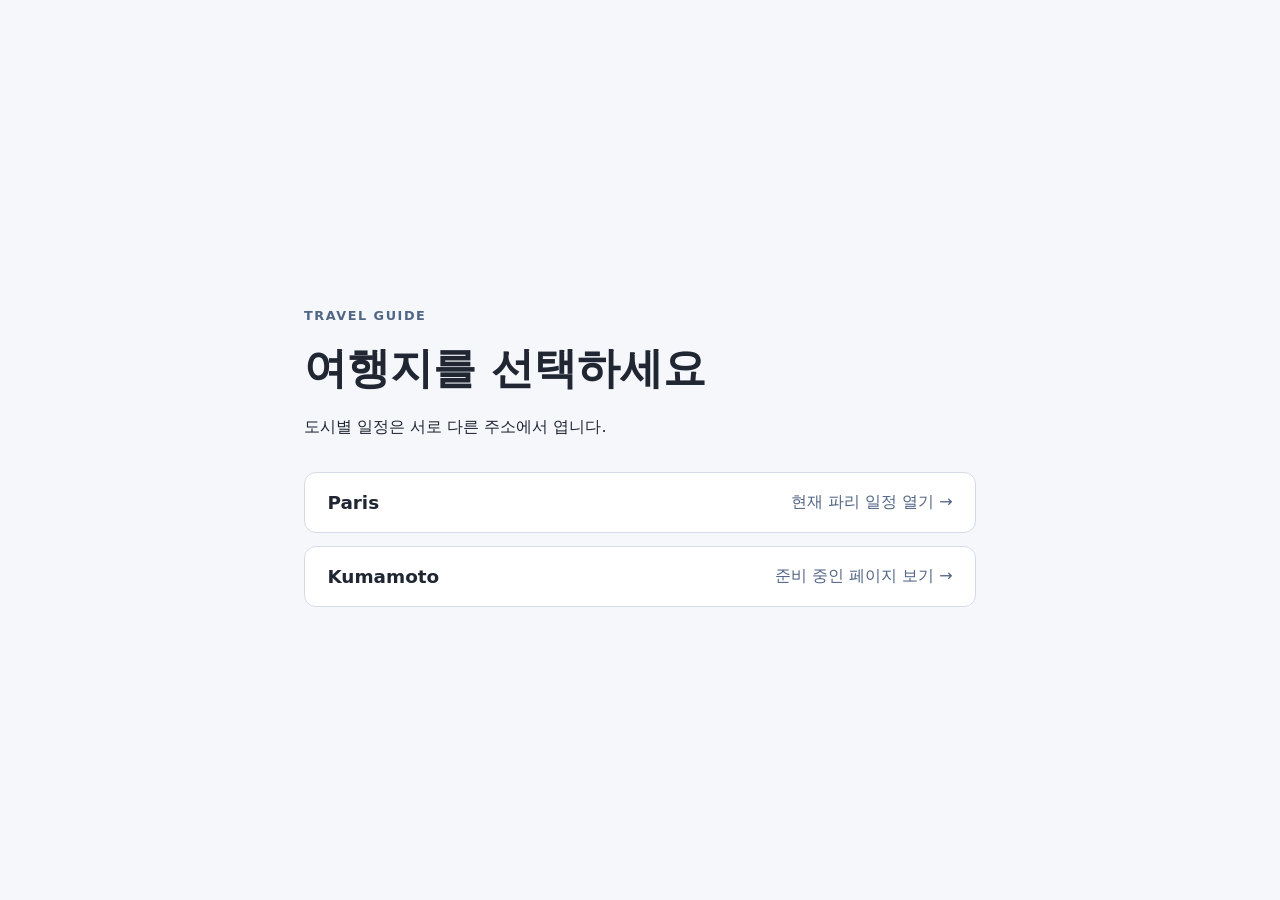
<file: index.html>
<!doctype html>
<html lang="ko">
<head>
  <meta charset="utf-8">
  <meta name="viewport" content="width=device-width, initial-scale=1">
  <title>여행 가이드 · 도시 선택</title>
  <link rel="stylesheet" href="assets/city-select.css">
</head>
<body>
  <main class="container">
    <p class="eyebrow">Travel Guide</p>
    <h1>여행지를 선택하세요</h1>
    <p>도시별 일정은 서로 다른 주소에서 엽니다.</p>
    <nav class="destinations" aria-label="여행지">
      <a class="destination" href="Paris/">
        <strong>Paris</strong>
        <span>현재 파리 일정 열기 →</span>
      </a>
      <a class="destination" href="Kumamoto/">
        <strong>Kumamoto</strong>
        <span>준비 중인 페이지 보기 →</span>
      </a>
    </nav>
  </main>
</body>
</html>
</file>
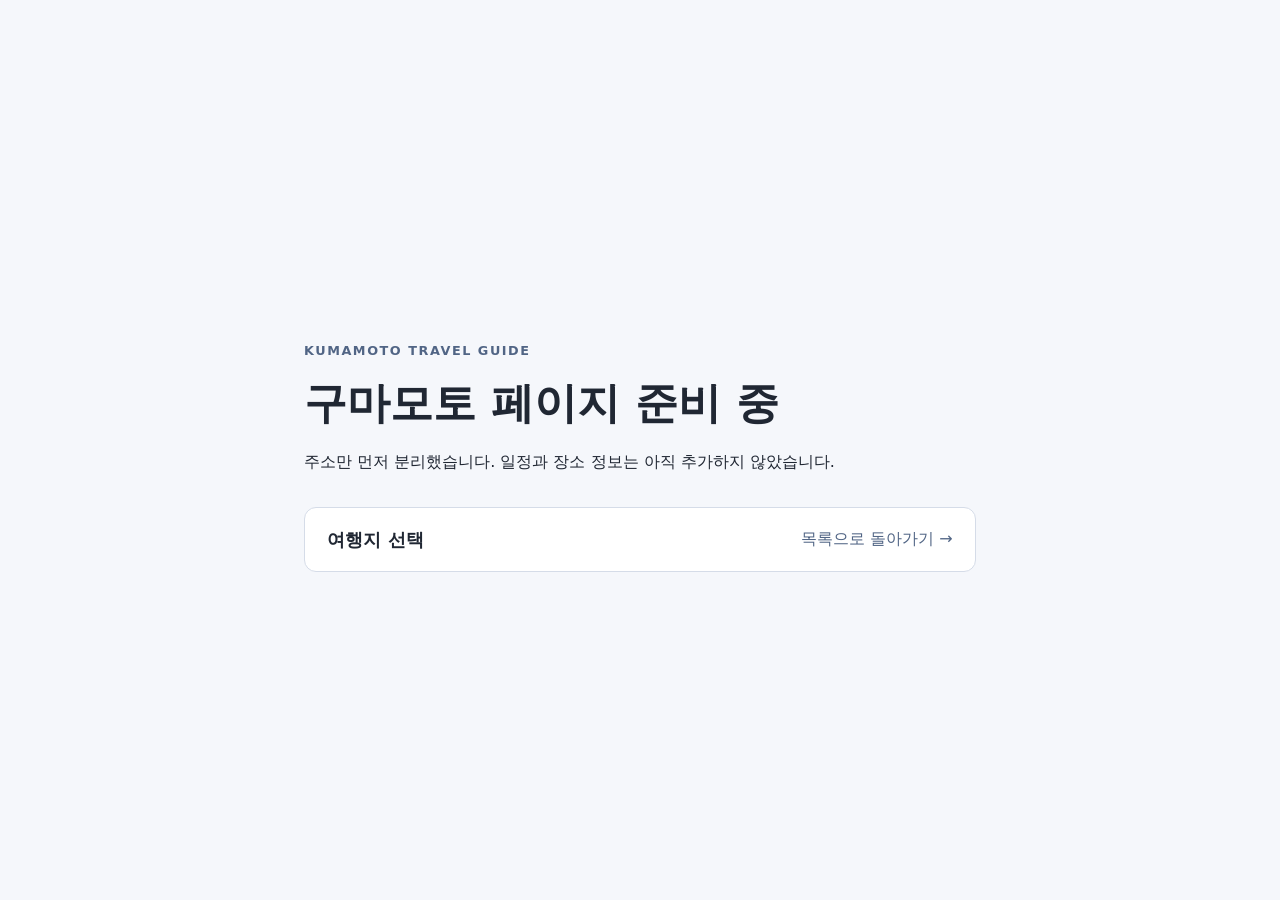
<file: Kumamoto/index.html>
<!doctype html>
<html lang="ko">
<head>
  <meta charset="utf-8">
  <meta name="viewport" content="width=device-width, initial-scale=1">
  <title>구마모토 여행 가이드 · 준비 중</title>
  <link rel="stylesheet" href="../assets/city-select.css">
</head>
<body>
  <main class="container">
    <p class="eyebrow">Kumamoto Travel Guide</p>
    <h1>구마모토 페이지 준비 중</h1>
    <p>주소만 먼저 분리했습니다. 일정과 장소 정보는 아직 추가하지 않았습니다.</p>
    <nav class="destinations" aria-label="이동">
      <a class="destination" href="../">
        <strong>여행지 선택</strong>
        <span>목록으로 돌아가기 →</span>
      </a>
    </nav>
  </main>
</body>
</html>
</file>
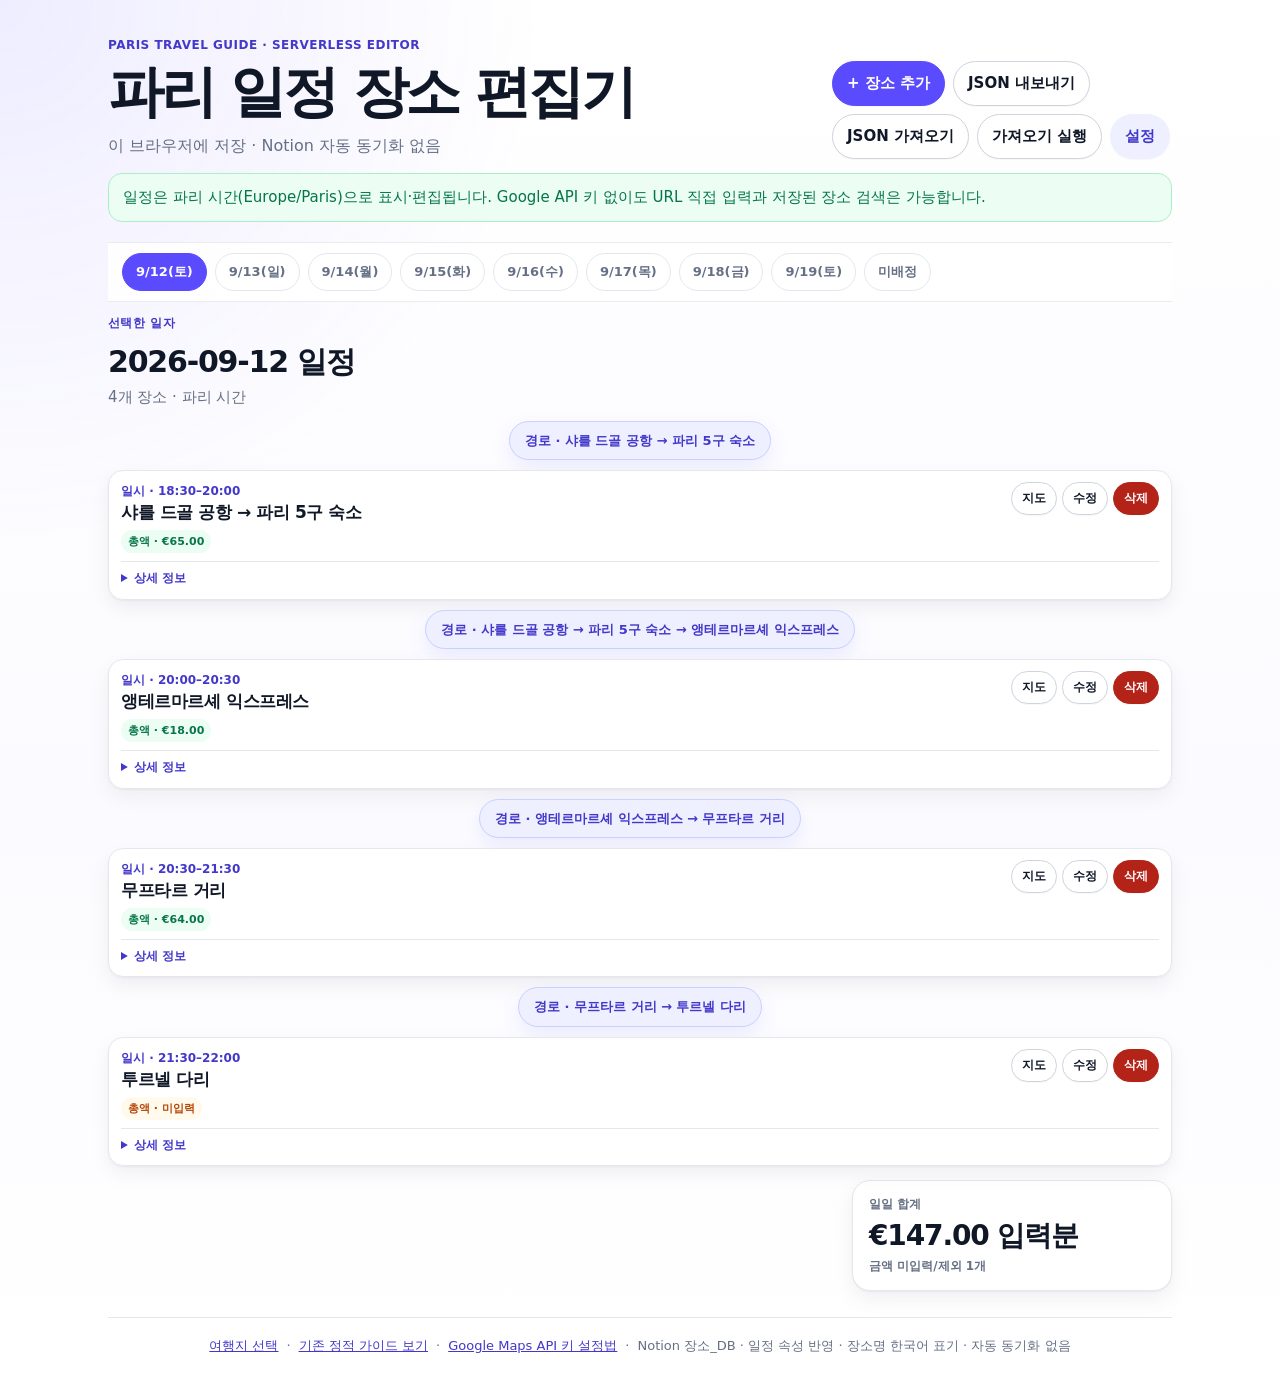
<file: Paris/index.html>
<!doctype html>
<html lang="ko">
<head>
  <meta charset="utf-8">
  <meta name="viewport" content="width=device-width, initial-scale=1, viewport-fit=cover">
  <meta name="theme-color" content="#ffffff">
  <title>파리 여행 장소 편집기 · Serverless</title>
  <link rel="stylesheet" href="../assets/editor.css">
</head>
<body>
  <div class="app-shell">
    <header class="hero">
      <p class="eyebrow">Paris Travel Guide · serverless editor</p>
      <div class="hero-grid">
        <div>
          <h1>파리 일정 장소 편집기</h1>
          <p class="hero-copy">이 브라우저에 저장 · Notion 자동 동기화 없음</p>
        </div>
        <div class="hero-actions" aria-label="주요 동작">
          <button id="add-place" class="button primary" type="button">+ 장소 추가</button>
          <button id="export-places" class="button" type="button">JSON 내보내기</button>
          <label class="button file-button" for="import-file">JSON 가져오기</label>
          <input id="import-file" type="file" accept="application/json,.json" hidden>
          <button id="import-places" class="button" type="button">가져오기 실행</button>
          <button id="open-settings" class="button ghost" type="button">설정</button>
        </div>
      </div>
      <div id="status-banner" class="status-banner" role="status" aria-live="polite"></div>
    </header>

    <main>
      <nav id="day-tabs" class="day-tabs" role="tablist" aria-label="일자 선택"></nav>
      <section id="day-panel" class="day-panel" role="tabpanel" aria-live="polite">
        <div class="panel-head">
          <div>
            <p class="section-label">선택한 일자</p>
            <h2 id="day-title">—</h2>
            <p id="day-summary" class="muted">—</p>
          </div>
        </div>

        <div id="places-list" class="places-list"></div>

        <div class="daily-total bottom-total" aria-label="선택한 일자 예산">
          <span>일일 합계</span>
          <strong id="day-total">—</strong>
          <small id="day-unknown">—</small>
        </div>
      </section>
    </main>

    <footer class="footer">
      <a href="../">여행지 선택</a>
      <span aria-hidden="true">·</span>
      <a href="legacy.html">기존 정적 가이드 보기</a>
      <span aria-hidden="true">·</span>
      <a href="docs/google-maps-setup.md">Google Maps API 키 설정법</a>
      <span aria-hidden="true">·</span>
      <span id="seed-note">수동 Notion 스냅샷 기반 · 자동 동기화 없음</span>
    </footer>
  </div>

  <dialog id="place-editor" class="modal wide" aria-labelledby="editor-title">
    <form id="place-form" method="dialog" novalidate>
      <header class="modal-head">
        <div>
          <p class="section-label">장소 속성</p>
          <h2 id="editor-title">장소 추가</h2>
        </div>
        <button class="icon-button" type="button" data-close-dialog="place-editor" aria-label="닫기">×</button>
      </header>
      <div id="form-errors" class="form-errors" role="alert" aria-live="assertive"></div>
      <div class="form-grid">
        <label class="field required">장소명<input id="place-name" name="Name" autocomplete="off" required></label>
        <label class="check-field all-day-field"><input id="all-day" type="checkbox"> 시간을 정하지 않고 날짜만 저장</label>
        <label class="field required">시작 일시<input id="place-start" name="Date&Time start" type="datetime-local" required></label>
        <label class="field">종료 일시<input id="place-end" name="Date&Time end" type="datetime-local"></label>
        <label class="field span-2 required">지도
          <div class="inline-field">
            <input id="place-maps" name="Maps" required placeholder="Google Maps URL">
            <button id="open-map-picker" class="button" type="button">지도 선택</button>
          </div>
        </label>
        <label class="field">분류<input id="place-category" name="Category" autocomplete="off"></label>
        <label class="field">우선순위<input id="place-priority" name="Priority" autocomplete="off"></label>
        <label class="field">예약 상태<input id="place-reservation-status" name="Reservation Status" autocomplete="off"></label>
        <label class="field span-2">예약 필요 여부<input id="place-reservation" name="Reservation" autocomplete="off" placeholder="필수, 권장, 불필요 또는 예약 링크"></label>
        <label class="field">총액<input id="place-total-fee" name="Total Fee" type="number" min="0" step="0.01" inputmode="decimal"></label>
        <label class="field">1개당 금액<input id="place-unit-fee" name="Pay per Each" type="number" min="0" step="0.01" inputmode="decimal"></label>
        <label class="field">수량<input id="place-quantity" name="EA" type="number" min="0" step="0.01" inputmode="decimal"></label>
        <div class="fee-preview" id="fee-preview">합계: —</div>
        <label class="field span-2">참고 링크<textarea id="place-url" name="URL" rows="2" placeholder="HTTP(S) URL을 줄바꿈으로 입력"></textarea></label>
        <label class="field span-2">메모<textarea id="place-memo" name="memo" rows="7" placeholder="메모를 입력"></textarea></label>
      </div>
      <footer class="modal-actions">
        <button class="button" type="button" data-close-dialog="place-editor">취소</button>
        <button id="save-place" class="button primary" type="submit">저장</button>
      </footer>
    </form>
  </dialog>

  <dialog id="route-details-dialog" class="modal wide" aria-labelledby="route-details-title">
    <header class="modal-head">
      <div>
        <p class="section-label">Google 지도</p>
        <h2 id="route-details-title">지도</h2>
      </div>
      <button class="icon-button" type="button" data-close-dialog="route-details-dialog" aria-label="닫기">×</button>
    </header>
    <p id="route-details-summary" class="route-details-summary muted"></p>
    <div id="route-mode-tabs" class="route-mode-tabs" aria-label="이동 수단 선택">
      <button class="button small" type="button" data-route-mode="transit" aria-pressed="true">대중교통</button>
      <button class="button small" type="button" data-route-mode="walking" aria-pressed="false">도보</button>
      <button class="button small" type="button" data-route-mode="driving" aria-pressed="false">자동차</button>
      <button class="button small" type="button" data-route-mode="bicycling" aria-pressed="false">자전거</button>
    </div>
    <iframe id="route-details-frame" title="Google 지도 또는 상세 경로" loading="lazy" referrerpolicy="no-referrer-when-downgrade" allowfullscreen></iframe>
    <footer class="modal-actions">
      <button class="button" type="button" data-close-dialog="route-details-dialog">닫기</button>
      <a id="route-details-external" class="button primary" href="#" target="_blank" rel="noopener noreferrer">Google Maps 앱에서 열기</a>
    </footer>
  </dialog>

  <dialog id="map-picker" class="modal wide" aria-labelledby="map-picker-title">
    <header class="modal-head">
      <div>
        <p class="section-label">지도</p>
        <h2 id="map-picker-title">Google 지도 선택</h2>
      </div>
      <button class="icon-button" type="button" data-close-dialog="map-picker" aria-label="닫기">×</button>
    </header>
    <div class="picker-guidance">
      <p id="picker-status" class="muted small-text" role="status">API 키 없이도 저장된 장소 검색 또는 URL 직접 입력은 가능합니다.</p>
      <button id="picker-settings" class="button small" type="button">API 키 설정 열기</button>
    </div>
    <div class="picker-grid">
      <section class="picker-panel sdk-panel">
        <div class="field"><span>Google 장소 검색</span><div id="google-search" class="google-search-shell" aria-label="Google 장소 검색 입력"></div></div>
        <div id="google-map-canvas" class="google-map-canvas" aria-label="Google Maps SDK 지도 영역"></div>
      </section>
      <section class="picker-panel">
        <label class="field">저장된 장소 검색<input id="picker-search" placeholder="현재 저장된 장소 이름 검색"></label>
        <div id="picker-results" class="picker-results" aria-label="저장된 장소 검색 결과"></div>
        <label class="field">지도 URL 직접 입력<input id="picker-manual-url" placeholder="https://www.google.com/maps/..."></label>
        <button id="preview-map-url" class="button" type="button">URL 미리보기</button>
        <div id="picker-selection" class="selection-box">선택 없음</div>
      </section>
    </div>
    <iframe id="picker-map-frame" title="선택 후보 지도 미리보기" loading="lazy" referrerpolicy="no-referrer-when-downgrade"></iframe>
    <footer class="modal-actions">
      <button class="button" type="button" data-close-dialog="map-picker">취소</button>
      <button id="apply-map" class="button primary" type="button" disabled>적용</button>
    </footer>
  </dialog>

  <dialog id="settings-dialog" class="modal" aria-labelledby="settings-title">
    <form id="settings-form" method="dialog" novalidate>
      <header class="modal-head">
        <div>
          <p class="section-label">Settings</p>
          <h2 id="settings-title">브라우저 설정</h2>
        </div>
        <button class="icon-button" type="button" data-close-dialog="settings-dialog" aria-label="닫기">×</button>
      </header>
      <div id="settings-errors" class="form-errors" role="alert" aria-live="assertive"></div>
      <label class="field">Google Maps API 키<input id="google-api-key" type="password" autocomplete="off" spellcheck="false" placeholder="이 브라우저에 저장"></label>
      <p class="muted small-text">일정은 운영체제 시간대와 관계없이 파리 시간(Europe/Paris)으로 표시·편집됩니다. API 키는 이 기기의 브라우저에 저장되며 장소 JSON과 seed에는 포함되지 않습니다. 이미 SDK가 로드된 뒤 키를 바꾸면 페이지 새로고침 후 적용하세요.</p>
      <footer class="modal-actions">
        <button class="button" type="button" data-close-dialog="settings-dialog">취소</button>
        <button class="button ghost" type="button" id="clear-google-key">키 지우기</button>
        <button class="button primary" type="submit">설정 저장</button>
      </footer>
    </form>
  </dialog>

  <dialog id="confirm-dialog" class="modal" aria-labelledby="confirm-title">
    <header class="modal-head">
      <div>
        <p class="section-label">Confirm</p>
        <h2 id="confirm-title">확인</h2>
      </div>
    </header>
    <p id="confirm-message" class="confirm-message">계속할까요?</p>
    <footer class="modal-actions">
      <button id="confirm-cancel" class="button" type="button">취소</button>
      <button id="confirm-accept" class="button danger" type="button">확인</button>
    </footer>
  </dialog>

  <script src="../assets/place-model.js"></script>
  <script src="data/places-seed.js"></script>
  <script src="../assets/maps-picker.js" defer></script>
  <script src="../assets/editor.js" defer></script>
</body>
</html>
</file>
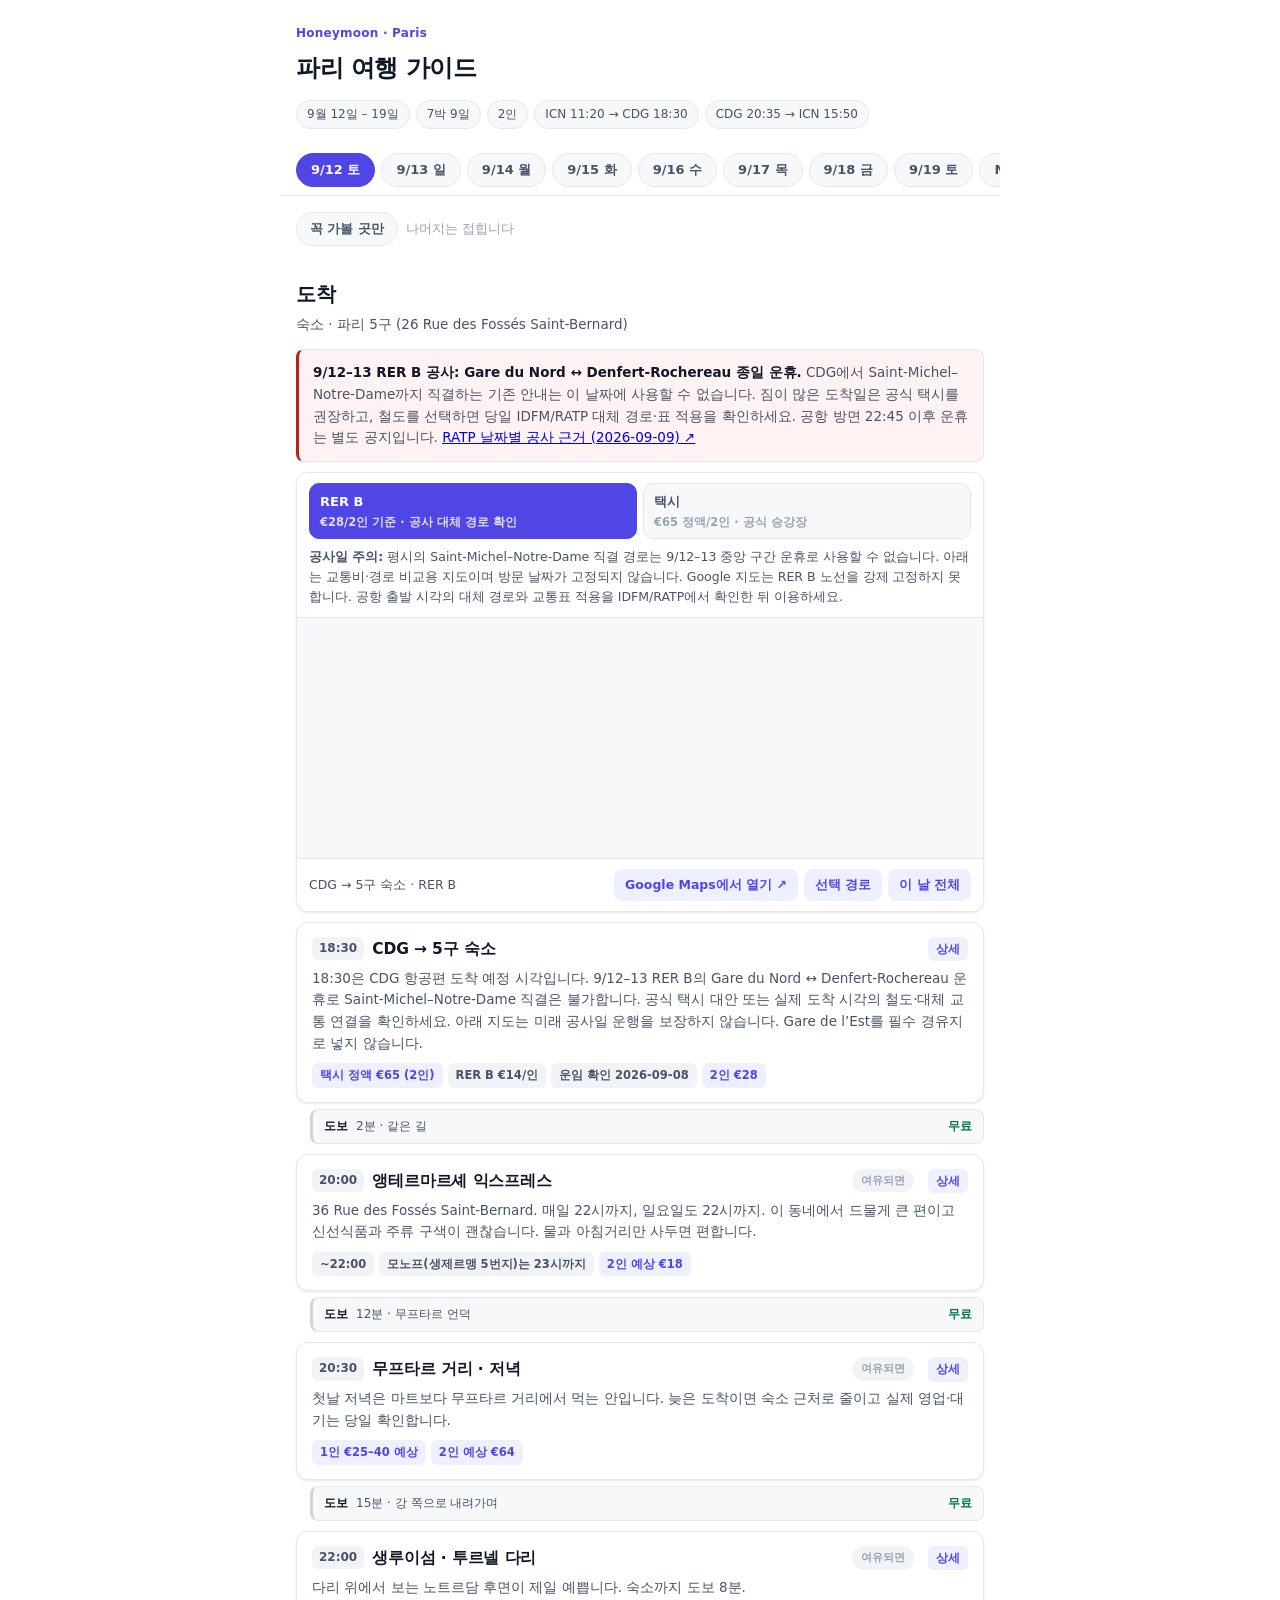
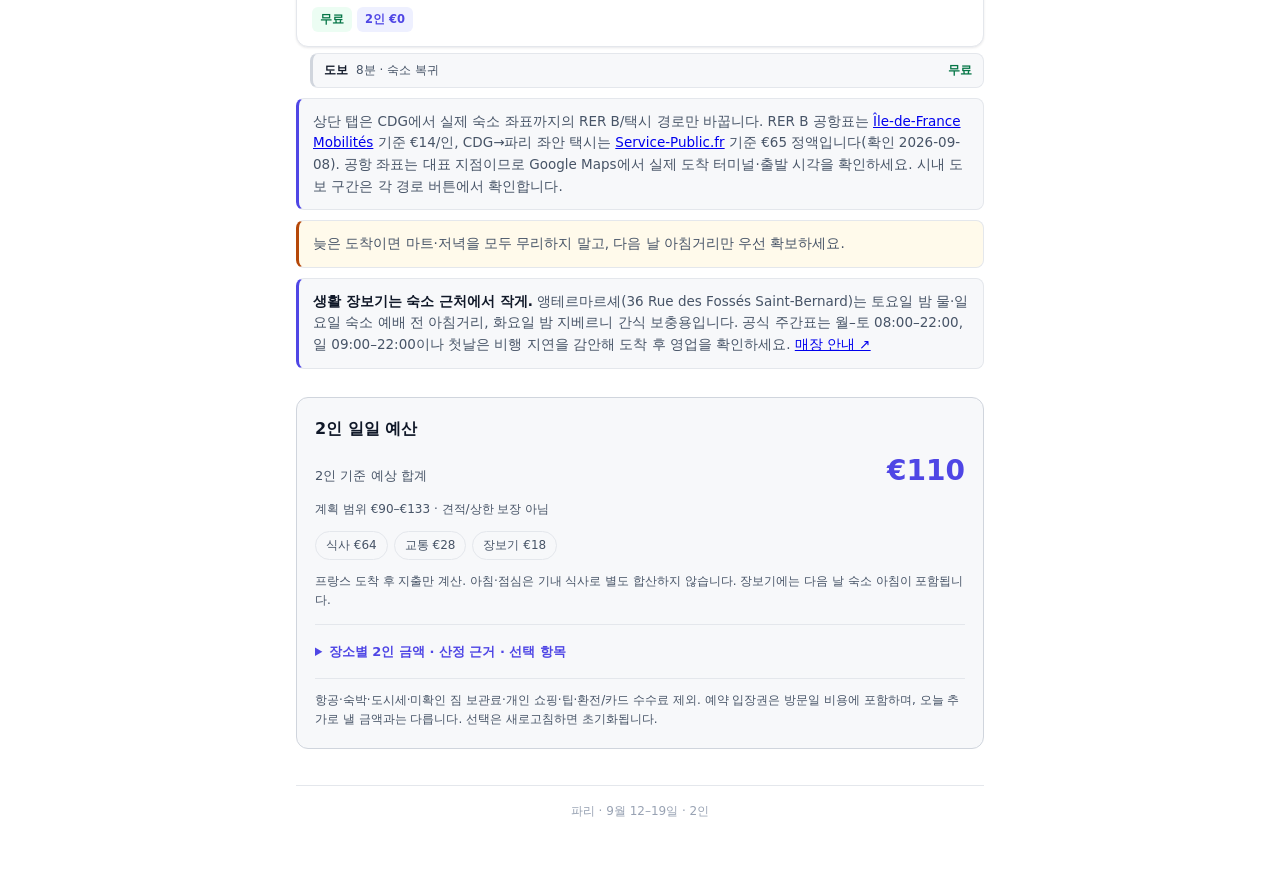
<file: legacy.html>
<!DOCTYPE html>
<html lang="ko">
<head>
<meta charset="utf-8">
<meta name="viewport" content="width=device-width, initial-scale=1, viewport-fit=cover">
<meta name="theme-color" content="#ffffff">
<title>파리 여행 가이드 · 9/12–9/19</title>
<style>
:root{
  --bg:#FFFFFF;
  --surface:#F7F8FA;
  --surface-2:#F1F3F6;
  --border:#E4E7EC;
  --border-strong:#D0D5DD;
  --text:#101828;
  --text-2:#475467;
  --text-3:#98A2B3;
  --brand:#4F46E5;
  --brand-soft:#EEF0FF;
  --green:#067647;
  --green-soft:#ECFDF3;
  --amber:#B54708;
  --amber-soft:#FFFAEB;
  --red:#B42318;
  --red-soft:#FEF3F2;
  --radius:12px;
  --shadow:0 1px 2px rgba(16,24,40,.04), 0 1px 3px rgba(16,24,40,.06);
  --font:-apple-system, BlinkMacSystemFont, "Segoe UI", "Apple SD Gothic Neo",
         "Pretendard", "Noto Sans KR", Roboto, system-ui, sans-serif;
}
*{box-sizing:border-box;-webkit-tap-highlight-color:transparent}
html,body{margin:0;padding:0}
body{
  background:var(--bg);color:var(--text);font-family:var(--font);
  font-size:15px;line-height:1.6;-webkit-font-smoothing:antialiased;
  padding-bottom:56px;
}
.wrap{max-width:720px;margin:0 auto;padding:0 16px}

/* header */
header.top{padding:24px 0 16px}
.eyebrow{font-size:12px;font-weight:600;letter-spacing:.02em;color:var(--brand);margin-bottom:6px}
h1.title{font-size:24px;font-weight:700;letter-spacing:-.02em;margin:0 0 12px}
.meta{display:flex;flex-wrap:wrap;gap:6px}
.chip{
  font-size:12px;font-weight:500;color:var(--text-2);
  background:var(--surface);border:1px solid var(--border);
  border-radius:999px;padding:4px 10px;
}

/* tabs */
.tabbar{
  position:sticky;top:0;z-index:30;background:rgba(255,255,255,.92);
  backdrop-filter:saturate(180%) blur(8px);
  margin:0 -16px;padding:8px 0;border-bottom:1px solid var(--border);
}
.tabs{display:flex;gap:6px;overflow-x:auto;padding:0 16px;scrollbar-width:none}
.tabs::-webkit-scrollbar{display:none}
.tab{
  flex:0 0 auto;appearance:none;cursor:pointer;
  background:var(--surface);border:1px solid var(--border);border-radius:999px;
  padding:7px 14px;font-family:inherit;font-size:13px;font-weight:600;color:var(--text-2);
  transition:background .12s ease,color .12s ease,border-color .12s ease;
}
.tab[aria-selected="true"]{background:var(--brand);border-color:var(--brand);color:#fff}
.tab:focus-visible{outline:2px solid var(--brand);outline-offset:2px}


/* arrival route tabs */
.arrival-switch{padding:10px 12px;border-bottom:1px solid var(--border);background:var(--bg)}
.arrival-tabs{display:flex;gap:6px;flex-wrap:wrap;margin-bottom:8px}
.arrival-tab{flex:1 1 160px;appearance:none;border:1px solid var(--border);border-radius:10px;
  background:var(--surface);color:var(--text-2);font:inherit;font-size:13px;font-weight:700;
  cursor:pointer;padding:8px 10px;text-align:left;transition:background .12s ease,color .12s ease,border-color .12s ease}
.arrival-tab small{display:block;font-size:11.5px;font-weight:600;color:var(--text-3);line-height:1.35;margin-top:2px}
.arrival-tab[aria-selected="true"]{background:var(--brand);border-color:var(--brand);color:#fff}
.arrival-tab[aria-selected="true"] small{color:rgba(255,255,255,.82)}
.arrival-tab:focus-visible{outline:2px solid var(--brand);outline-offset:2px}
.arrival-route-panel{font-size:12.5px;color:var(--text-2)}
.arrival-route-panel[hidden]{display:none}
.arrival-route-panel p{margin:0}
.arrival-route-panel a{color:var(--brand);font-weight:650;text-decoration:none}
.arrival-route-panel a:hover{text-decoration:underline}


/* Rodin day scenario switch */
.scenario-switch{border:1px solid var(--border);border-left:3px solid var(--brand);background:var(--brand-soft);border-radius:10px;padding:12px 14px;margin-bottom:10px;font-size:13px;color:var(--text-2)}
.scenario-switch strong{display:block;color:var(--text);font-size:13.5px;margin-bottom:8px}
.scenario-options{display:flex;flex-wrap:wrap;gap:8px}
.scenario-option{display:flex;align-items:flex-start;gap:7px;flex:1 1 220px;padding:9px 10px;border:1px solid var(--border);border-radius:9px;background:var(--bg);cursor:pointer;font-weight:650;color:var(--text)}
.scenario-option input{accent-color:var(--brand);margin-top:3px}
.scenario-option small{display:block;font-weight:500;color:var(--text-2);line-height:1.35}
.scenario-label-text{display:block;min-width:0;line-height:1.35}.scenario-label-title{display:block;font-weight:750;color:var(--text);white-space:normal}
body[data-rodin-plan="friday"] [data-rodin-only="sunday"],
body[data-rodin-plan="sunday"] [data-rodin-only="friday"]{display:none!important}

/* panels */
.panel{padding-top:20px}
.panel[hidden]{display:none}
.panel-head{margin-bottom:14px}
.panel-head h2{font-size:20px;font-weight:700;letter-spacing:-.02em;margin:0 0 4px}
.panel-head p{margin:0;font-size:13.5px;color:var(--text-2)}

/* stop card */
.stop{
  background:var(--bg);border:1px solid var(--border);border-radius:var(--radius);
  box-shadow:var(--shadow);padding:14px 15px;margin-bottom:10px;
}
.stop-top{display:flex;align-items:center;gap:8px;margin-bottom:4px;flex-wrap:wrap}
.time{
  font-size:12px;font-weight:600;color:var(--text-2);
  background:var(--surface-2);border-radius:6px;padding:2px 7px;flex:0 0 auto;
}
.stop-name{font-size:15.5px;font-weight:650;letter-spacing:-.01em;min-width:0;flex:1 1 150px}
.stop-desc{font-size:13.5px;color:var(--text-2);margin:6px 0 0}
.badges{display:flex;flex-wrap:wrap;gap:5px;margin-top:9px}
.badge{font-size:11.5px;font-weight:600;border-radius:6px;padding:3px 8px;white-space:nowrap}
.b-free{background:var(--green-soft);color:var(--green)}
.b-cost{background:var(--brand-soft);color:var(--brand)}
.b-book{background:var(--red-soft);color:var(--red)}
.b-note{background:var(--surface-2);color:var(--text-2)}

/* generic blocks */
h3.sec{font-size:13px;font-weight:700;color:var(--text-3);text-transform:uppercase;
  letter-spacing:.06em;margin:28px 0 10px}
.card{background:var(--bg);border:1px solid var(--border);border-radius:var(--radius);
  box-shadow:var(--shadow);padding:15px;margin-bottom:10px}
.card h4{margin:0 0 6px;font-size:15px;font-weight:650;letter-spacing:-.01em}
.card p{margin:0 0 8px;font-size:13.5px;color:var(--text-2)}
.card p:last-child{margin-bottom:0}
.card .label{display:block;font-size:11.5px;font-weight:700;color:var(--text-3);
  text-transform:uppercase;letter-spacing:.05em;margin-bottom:5px}
button.place-option{position:relative;display:block;width:100%;font:inherit;text-align:left;color:inherit;cursor:pointer}
button.place-option::after{content:"상세";position:absolute;top:13px;right:14px;
  font-size:11.5px;font-weight:600;color:var(--brand);background:var(--brand-soft);border-radius:6px;padding:3px 8px}
button.place-option h4{padding-right:54px}
button.place-option:active{border-color:var(--brand)}
button.place-option:focus-visible{outline:2px solid var(--brand);outline-offset:2px}

button.stop,button.leg{font:inherit;text-align:left;width:100%;appearance:none;cursor:pointer}
button.stop{display:block;color:inherit;transition:border-color .12s ease,box-shadow .12s ease}
button.stop:active{border-color:var(--brand)}
button.stop.is-active{border-color:var(--brand);box-shadow:0 0 0 3px var(--brand-soft)}
button.leg.is-active{border-left-color:var(--brand);background:var(--brand-soft)}
button.stop:focus-visible,button.leg:focus-visible{outline:2px solid var(--brand);outline-offset:2px}
.stop-top{align-items:flex-start}
.tier{flex:0 0 auto;font-size:11px;font-weight:700;border-radius:999px;
  padding:3px 9px;white-space:nowrap}
.tier-1{background:#FEF0C7;color:#B54708}
.tier-2{background:var(--surface-2);color:var(--text-3)}
.stop-top .tier + .pin{margin-left:6px}
.filterbar{display:flex;align-items:center;gap:8px;margin:0 0 12px;padding-top:16px}
.fbtn{font:inherit;font-size:12.5px;font-weight:600;cursor:pointer;border:1px solid var(--border);
  background:var(--surface);color:var(--text-2);border-radius:999px;padding:6px 13px}
.fbtn[aria-pressed="true"]{background:var(--brand);border-color:var(--brand);color:#fff}
.fbtn:focus-visible{outline:2px solid var(--brand);outline-offset:2px}
body.only1 .stop[data-tier="2"] .stop-desc,
body.only1 .stop[data-tier="2"] .badges{display:none}
body.only1 .stop[data-tier="2"]{opacity:.5}
.pin{flex:0 0 auto;font-size:11.5px;font-weight:600;color:var(--brand);
  background:var(--brand-soft);border-radius:6px;padding:3px 8px;white-space:nowrap}
button.leg{display:flex;align-items:center;gap:8px;color:var(--text-2);
  border:1px solid var(--border);border-left:3px solid var(--border-strong);
  border-radius:8px;background:var(--surface);padding:7px 11px;margin:-4px 0 10px 14px;width:calc(100% - 14px)}
button.leg:active{background:var(--surface-2)}
.leg-mode{font-size:12px;font-weight:700;color:var(--text)}
.leg-meta{font-size:12px;color:var(--text-2)}
.leg-cost{margin-left:auto;font-size:12px;font-weight:600;color:var(--brand)}
.leg-cost.free{color:var(--green)}
.mapbox{border:1px solid var(--border);border-radius:var(--radius);overflow:hidden;
  box-shadow:var(--shadow);margin-bottom:10px;background:var(--surface)}
.mapbox iframe{display:block;width:100%;height:240px;border:0;background:var(--surface)}
.mapbar{display:flex;align-items:center;justify-content:space-between;gap:10px;flex-wrap:wrap;
  padding:10px 12px;border-top:1px solid var(--border);background:var(--bg)}
.mapbar span{min-width:0;font-size:12.5px;color:var(--text-2)}
.map-actions{display:flex;align-items:center;gap:6px;margin-left:auto}
.maplink{flex:0 0 auto;font:inherit;font-size:12.5px;font-weight:600;cursor:pointer;border:0;
  color:var(--brand);background:var(--brand-soft);border-radius:8px;padding:6px 11px;text-decoration:none}
.maplink:active{opacity:.6}
.maplink:focus-visible{outline:2px solid var(--brand);outline-offset:2px}
.mapoff{padding:14px 12px;font-size:13px;color:var(--text-3);text-align:center}
.saved-mapbox{border:1px solid var(--border);border-radius:var(--radius);overflow:hidden;
  box-shadow:var(--shadow);margin-bottom:12px;background:var(--surface)}
.saved-mapbox iframe{display:block;width:100%;height:min(68vh,640px);min-height:440px;border:0;background:var(--surface)}
.saved-map-actions{display:flex;justify-content:flex-end;gap:8px;flex-wrap:wrap}
.note{border:1px solid var(--border);border-left:3px solid var(--brand);
  background:var(--surface);border-radius:8px;padding:12px 14px;margin-bottom:10px;
  font-size:13.5px;color:var(--text-2)}
.note.warn{border-left-color:var(--amber);background:var(--amber-soft)}
.note.danger{border-left-color:var(--red);background:var(--red-soft)}
.note b{color:var(--text)}

table{width:100%;border-collapse:separate;border-spacing:0;font-size:13.5px;
  border:1px solid var(--border);border-radius:var(--radius);overflow:hidden;margin-bottom:10px}
th,td{padding:10px 12px;text-align:left;border-bottom:1px solid var(--border)}
th{font-size:12px;font-weight:600;color:var(--text-3);background:var(--surface)}
tr:last-child td{border-bottom:none}
td.n{text-align:right;font-variant-numeric:tabular-nums;white-space:nowrap;font-weight:600}
tfoot td{background:var(--surface);font-weight:700;color:var(--text)}

/* dining map controls */
.dining-map-actions{display:flex;align-items:center;flex-wrap:wrap;gap:8px;font-size:12px}
.card[data-dining].is-active{border-color:var(--brand);box-shadow:0 0 0 3px var(--brand-soft)}

/* daily budgets: one ledger supplies cards, daily totals and the cost overview */
.daily-budget{margin-top:28px;padding:18px;border:1px solid var(--border-strong);border-radius:var(--radius);background:var(--surface);scroll-margin-top:72px}
.daily-budget h3{margin:0 0 12px;font-size:16px}
.budget-headline{display:flex;justify-content:space-between;align-items:baseline;gap:12px;flex-wrap:wrap;color:var(--text-2);font-size:13px}
.budget-headline strong{font-size:28px;line-height:1.3;color:var(--brand);font-variant-numeric:tabular-nums}
.budget-caption,.budget-exclusions{font-size:12px;color:var(--text-2);margin:10px 0}
.budget-exclusions{border-top:1px solid var(--border);padding-top:12px;margin-bottom:0}
.budget-categories{display:flex;flex-wrap:wrap;gap:6px;margin:12px 0}
.budget-details{margin-top:14px;border-top:1px solid var(--border);padding-top:12px}
.budget-details summary{cursor:pointer;font-size:13px;font-weight:650;color:var(--brand);padding:5px 0}
.budget-details summary:focus-visible,.budget-day-link:focus-visible{outline:2px solid var(--brand);outline-offset:2px}
.budget-items{list-style:none;margin:10px 0 0;padding:0}
.budget-item{padding:13px 0;border-top:1px solid var(--border)}
.budget-item-head{display:flex;align-items:flex-start;justify-content:space-between;gap:8px;font-size:13px}
.budget-item-label{display:flex;align-items:flex-start;gap:7px;min-width:0}
label.budget-item-label{cursor:pointer}
.budget-item input{accent-color:var(--brand);width:17px;height:17px;flex-shrink:0;margin:2px 0 0}
.budget-amount{white-space:nowrap;font-variant-numeric:tabular-nums}
.budget-basis,.budget-source{margin:5px 0 0;font-size:12px;color:var(--text-2);overflow-wrap:anywhere}
.budget-source{display:flex;gap:4px 8px;flex-wrap:wrap}
.budget-source a{color:var(--brand)}
.budget-item.is-excluded .budget-amount{color:var(--text-2);font-weight:400}
.place-budget{white-space:normal}
.budget-day-link{font:inherit;color:var(--brand);background:none;border:0;padding:0;cursor:pointer;font-weight:650}
@media(max-width:420px){.daily-budget{padding:14px}.budget-item-head{flex-wrap:wrap}.budget-amount{margin-left:auto}.budget-overview th,.budget-overview td{padding:10px 6px;font-size:12px}}

/* checklist */
.chk{display:flex;gap:11px;align-items:flex-start;cursor:pointer;
  background:var(--bg);border:1px solid var(--border);border-radius:10px;
  padding:12px 13px;margin-bottom:8px;box-shadow:var(--shadow)}
.chk .box{flex:0 0 20px;width:20px;height:20px;border:1.5px solid var(--border-strong);
  border-radius:6px;margin-top:1px;position:relative;transition:.12s ease}
.chk[data-done="1"] .box{background:var(--brand);border-color:var(--brand)}
.chk[data-done="1"] .box::after{content:"";position:absolute;left:6.5px;top:3px;
  width:5px;height:9px;border:solid #fff;border-width:0 2px 2px 0;transform:rotate(42deg)}
.chk[data-done="1"] .chk-t{text-decoration:line-through;color:var(--text-3)}
.chk-t{font-size:14px;font-weight:600}
.chk-s{font-size:12.5px;color:var(--text-2);margin-top:2px}
.chk:focus-visible{outline:2px solid var(--brand);outline-offset:2px}

footer{margin-top:36px;padding:16px 0;border-top:1px solid var(--border);
  font-size:12px;color:var(--text-3);text-align:center}

/* place detail */
body.has-dialog{overflow:hidden}
.place-dialog{
  width:min(560px,calc(100% - 32px));max-height:calc(100dvh - 32px);
  margin:auto;padding:0;border:0;border-radius:20px;overflow:auto;
  color:var(--text);background:var(--bg);
  box-shadow:0 24px 60px rgba(16,24,40,.24),0 4px 16px rgba(16,24,40,.12)
}
.place-dialog::backdrop{background:rgba(16,24,40,.56);backdrop-filter:blur(3px)}
.place-hero{position:relative;aspect-ratio:16/9;overflow:hidden;background:var(--surface-2)}
.place-hero img{display:block;width:100%;height:100%;object-fit:cover}
.place-fallback{display:none;position:absolute;inset:0;align-items:center;justify-content:center;
  flex-direction:column;gap:6px;color:var(--text-2);font-size:13px;font-weight:600}
.place-fallback span{font-size:30px;line-height:1}
.place-hero.is-error img{display:none}
.place-hero.is-error .place-fallback{display:flex}
.place-close{
  position:absolute;top:12px;right:12px;width:36px;height:36px;padding:0;
  display:grid;place-items:center;border:1px solid rgba(255,255,255,.45);border-radius:999px;
  color:#fff;background:rgba(16,24,40,.62);font:inherit;font-size:22px;line-height:1;cursor:pointer;
  box-shadow:0 1px 3px rgba(16,24,40,.18)
}
.place-body{padding:19px 20px 20px}
.place-kicker{margin:0 0 4px;color:var(--brand);font-size:12px;font-weight:700;letter-spacing:.02em}
.place-title{margin:0;font-size:21px;line-height:1.35;letter-spacing:-.02em}
.place-summary{margin:10px 0 0;color:var(--text-2);font-size:14px;line-height:1.65}
.place-dialog .badges{margin-top:12px}
.place-actions{display:flex;gap:8px;margin-top:18px}
.place-action{flex:1;border:1px solid var(--border);border-radius:10px;padding:10px 12px;
  color:var(--text-2);background:var(--surface);font:inherit;font-size:13px;font-weight:700;cursor:pointer}
.place-action.primary{border-color:var(--brand);color:#fff;background:var(--brand)}
.place-action:focus-visible,.place-close:focus-visible{outline:2px solid var(--brand);outline-offset:2px}
.photo-credit{display:inline-block;margin-top:13px;color:var(--text-3);font-size:11.5px;text-decoration:none}
.photo-credit:hover{text-decoration:underline}

@media (max-width:600px){
  .map-actions{width:100%;justify-content:flex-end}
  .saved-mapbox iframe{height:68vh;min-height:420px}
  .place-dialog{width:calc(100% - 16px);max-height:calc(100dvh - 16px);margin:auto auto 8px;
    border-radius:20px 20px 14px 14px}
  .place-body{padding:17px 17px calc(17px + env(safe-area-inset-bottom))}
}

@media (prefers-reduced-motion:no-preference){
  .panel{animation:fade .18s ease-out}
  @keyframes fade{from{opacity:0;transform:translateY(4px)}to{opacity:1;transform:none}}
  .place-dialog[open]{animation:dialog-in .18s ease-out}
  .place-dialog[open]::backdrop{animation:backdrop-in .18s ease-out}
  @keyframes dialog-in{from{opacity:0;transform:translateY(12px) scale(.985)}to{opacity:1;transform:none}}
  @keyframes backdrop-in{from{opacity:0}to{opacity:1}}
}
</style>
</head>
<body data-rodin-plan="friday">
<div class="wrap">

<header class="top">
  <div class="eyebrow">Honeymoon · Paris</div>
  <h1 class="title">파리 여행 가이드</h1>
  <div class="meta">
    <span class="chip">9월 12일 – 19일</span>
    <span class="chip">7박 9일</span>
    <span class="chip">2인</span>
    <span class="chip">ICN 11:20 → CDG 18:30</span>
    <span class="chip">CDG 20:35 → ICN 15:50</span>
  </div>
</header>

<div class="tabbar">
  <div class="tabs" role="tablist" aria-label="일자">
    <button class="tab" role="tab" aria-selected="true"  aria-controls="p1" id="b1">9/12 토</button>
    <button class="tab" role="tab" aria-selected="false" aria-controls="p2" id="b2">9/13 일</button>
    <button class="tab" role="tab" aria-selected="false" aria-controls="p3" id="b3">9/14 월</button>
    <button class="tab" role="tab" aria-selected="false" aria-controls="p4" id="b4">9/15 화</button>
    <button class="tab" role="tab" aria-selected="false" aria-controls="p5" id="b5">9/16 수</button>
    <button class="tab" role="tab" aria-selected="false" aria-controls="p6" id="b6">9/17 목</button>
    <button class="tab" role="tab" aria-selected="false" aria-controls="p7" id="b7">9/18 금</button>
    <button class="tab" role="tab" aria-selected="false" aria-controls="p8" id="b8">9/19 토</button>
    <button class="tab" role="tab" aria-selected="false" aria-controls="pm" id="b11">My Maps</button>
    <button type="button" class="tab" role="tab" aria-selected="false" aria-controls="ppass" id="bpass">참고</button>
    <button class="tab" role="tab" aria-selected="false" aria-controls="pc" id="b9">비용</button>
    <button class="tab" role="tab" aria-selected="false" aria-controls="pi" id="b10">정보</button>
  </div>
</div>

<!-- 9/12 -->
<div class="filterbar"><button type="button" class="fbtn" id="onlyKey" aria-pressed="false">꼭 가볼 곳만</button><span style="font-size:12.5px;color:var(--text-3)">나머지는 접힙니다</span></div>
<section class="panel" id="p1" role="tabpanel" aria-labelledby="b1" data-arrival-mode="rer">
  <div class="panel-head"><h2>도착</h2><p>숙소 · 파리 5구 (26 Rue des Fossés Saint-Bernard)</p></div>
  <div class="note danger"><b>9/12–13 RER B 공사: Gare du Nord ↔ Denfert-Rochereau 종일 운휴.</b> CDG에서 Saint-Michel–Notre-Dame까지 직결하는 기존 안내는 이 날짜에 사용할 수 없습니다. 짐이 많은 도착일은 공식 택시를 권장하고, 철도를 선택하면 당일 IDFM/RATP 대체 경로·표 적용을 확인하세요. 공항 방면 22:45 이후 운휴는 별도 공지입니다. <a href="https://www.ratp.fr/decouvrir/coulisses/modernisation-du-reseau/rer-b-travaux" target="_blank" rel="noopener noreferrer">RATP 날짜별 공사 근거 (2026-09-09) ↗</a></div>
  <div class="day-itinerary">
  <div class="mapbox">
    <div class="arrival-switch" aria-label="CDG에서 숙소까지 이동 방법">
      <div class="arrival-tabs" role="tablist" aria-label="CDG에서 숙소까지 이동 방법">
        <button type="button" class="arrival-tab" role="tab" id="arrival-rer-tab" aria-controls="arrival-rer-panel" aria-selected="true" data-arrival-mode="rer" data-src="https://maps.google.com/maps?saddr=49.0097,2.5479&daddr=48.8484866,2.3540618&dirflg=r&hl=ko&output=embed" data-label="CDG → 5구 숙소 · RER B">RER B<small>€28/2인 기준 · 공사 대체 경로 확인</small></button>
        <button type="button" class="arrival-tab" role="tab" id="arrival-taxi-tab" aria-controls="arrival-taxi-panel" aria-selected="false" data-arrival-mode="taxi" data-src="https://maps.google.com/maps?saddr=49.0097,2.5479&daddr=48.8484866,2.3540618&dirflg=d&hl=ko&output=embed" data-label="CDG → 5구 숙소 · 택시">택시<small>€65 정액/2인 · 공식 승강장</small></button>
      </div>
      <div id="arrival-rer-panel" class="arrival-route-panel" role="tabpanel" aria-labelledby="arrival-rer-tab">
        <p><b>공사일 주의:</b> 평시의 Saint-Michel–Notre-Dame 직결 경로는 9/12–13 중앙 구간 운휴로 사용할 수 없습니다. 아래는 교통비·경로 비교용 지도이며 방문 날짜가 고정되지 않습니다. Google 지도는 RER B 노선을 강제 고정하지 못합니다. 공항 출발 시각의 대체 경로와 교통표 적용을 IDFM/RATP에서 확인한 뒤 이용하세요.</p>
      </div>
      <div id="arrival-taxi-panel" class="arrival-route-panel" role="tabpanel" aria-labelledby="arrival-taxi-tab" hidden>
        <p><b>실제 기준:</b> 터미널 안내를 따라 공식 Taxi Parisien 승강장에서 탑승해 숙소 주소를 보여주세요. 앱 호출/VTC가 아니라 승강장 택시 기준 정액입니다.</p>
      </div>
    </div>
    <iframe loading="lazy" title="CDG → 5구 숙소 · RER B" src="https://maps.google.com/maps?saddr=49.0097,2.5479&daddr=48.8484866,2.3540618&dirflg=r&hl=ko&output=embed"></iframe>
    <div class="mapbar"><span>CDG → 5구 숙소 · RER B</span><div class="map-actions"><a class="maplink" data-open-map target="_blank" rel="noopener noreferrer">Google Maps에서 열기 ↗</a><button type="button" class="maplink" data-reset>선택 경로</button><button type="button" class="maplink" data-day-overview data-src="https://maps.google.com/maps?saddr=49.0097,2.5479&amp;daddr=48.8484866,2.3540618+to:48.8480,2.3536+to:48.8433,2.3495+to:48.8507,2.3555+to:48.8484866,2.3540618&amp;dirflg=r&amp;hl=ko&amp;output=embed">이 날 전체</button></div></div>
  </div>
  <button type="button" class="stop" data-src="https://maps.google.com/maps?saddr=49.0097,2.5479&daddr=48.8484866,2.3540618&dirflg=r&hl=ko&output=embed" data-label="CDG → 5구 숙소">    <div class="stop-top"><span class="time">18:30</span><span class="stop-name">CDG → 5구 숙소</span><span class="pin">지도</span></div>
    <p class="stop-desc">18:30은 CDG 항공편 도착 예정 시각입니다. 9/12–13 RER B의 Gare du Nord ↔ Denfert-Rochereau 운휴로 Saint-Michel–Notre-Dame 직결은 불가합니다. 공식 택시 대안 또는 실제 도착 시각의 철도·대체 교통 연결을 확인하세요. 아래 지도는 미래 공사일 운행을 보장하지 않습니다. Gare de l’Est를 필수 경유지로 넣지 않습니다.</p>
    <div class="badges"><span class="badge b-cost">택시 정액 €65 (2인)</span><span class="badge b-note">RER B €14/인</span><span class="badge b-note">운임 확인 2026-09-08</span></div>
  </button>
  <button type="button" class="leg" data-src="https://maps.google.com/maps?saddr=48.8484866,2.3540618&daddr=48.8480,2.3536&dirflg=w&hl=ko&output=embed" data-label="경로"><span class="leg-mode">도보</span><span class="leg-meta">2분 · 같은 길</span><span class="leg-cost free">무료</span></button>
  <button type="button" class="stop" data-src="https://maps.google.com/maps?q=48.8480,2.3536&z=16&hl=ko&output=embed" data-label="앵테르마르셰 익스프레스" data-tier="2">    <div class="stop-top"><span class="time">20:00</span><span class="stop-name">앵테르마르셰 익스프레스</span><span class="tier tier-2">여유되면</span><span class="pin">지도</span></div>
    <p class="stop-desc">36 Rue des Fossés Saint-Bernard. 매일 22시까지, 일요일도 22시까지. 이 동네에서 드물게 큰 편이고 신선식품과 주류 구색이 괜찮습니다. 물과 아침거리만 사두면 편합니다.</p>
    <div class="badges"><span class="badge b-note">~22:00</span><span class="badge b-note">모노프(생제르맹 5번지)는 23시까지</span></div>
  </button>
  <button type="button" class="leg" data-src="https://maps.google.com/maps?saddr=48.8480,2.3536&daddr=48.8433,2.3495&dirflg=w&hl=ko&output=embed" data-label="경로"><span class="leg-mode">도보</span><span class="leg-meta">12분 · 무프타르 언덕</span><span class="leg-cost free">무료</span></button>
  <button type="button" class="stop" data-src="https://maps.google.com/maps?q=48.8433,2.3495&z=16&hl=ko&output=embed" data-label="무프타르 거리" data-tier="2">    <div class="stop-top"><span class="time">20:30</span><span class="stop-name">무프타르 거리 · 저녁</span><span class="tier tier-2">여유되면</span><span class="pin">지도</span></div>
    <p class="stop-desc">첫날 저녁은 마트보다 무프타르 거리에서 먹는 안입니다. 늦은 도착이면 숙소 근처로 줄이고 실제 영업·대기는 당일 확인합니다.</p>
    <div class="badges"><span class="badge b-cost">1인 €25–40 예상</span></div>
  </button>
  <button type="button" class="leg" data-src="https://maps.google.com/maps?saddr=48.8433,2.3495&daddr=48.8507,2.3555&dirflg=w&hl=ko&output=embed" data-label="경로"><span class="leg-mode">도보</span><span class="leg-meta">15분 · 강 쪽으로 내려가며</span><span class="leg-cost free">무료</span></button>
  <button type="button" class="stop" data-src="https://maps.google.com/maps?q=48.8507,2.3555&z=16&hl=ko&output=embed" data-label="생루이섬 · 투르넬 다리" data-tier="2">    <div class="stop-top"><span class="time">22:00</span><span class="stop-name">생루이섬 · 투르넬 다리</span><span class="tier tier-2">여유되면</span><span class="pin">지도</span></div>
    <p class="stop-desc">다리 위에서 보는 노트르담 후면이 제일 예쁩니다. 숙소까지 도보 8분.</p>
    <div class="badges"><span class="badge b-free">무료</span></div>
  </button>
  <button type="button" class="leg" data-src="https://maps.google.com/maps?saddr=48.8507,2.3555&daddr=48.8484866,2.3540618&dirflg=w&hl=ko&output=embed" data-label="경로"><span class="leg-mode">도보</span><span class="leg-meta">8분 · 숙소 복귀</span><span class="leg-cost free">무료</span></button>
  <div class="note">상단 탭은 CDG에서 실제 숙소 좌표까지의 RER B/택시 경로만 바꿉니다. RER B 공항표는 <a href="https://www.iledefrance-mobilites.fr/titres-et-tarifs/detail/ticket-paris-region-aeroports" target="_blank" rel="noopener noreferrer">Île-de-France Mobilités</a> 기준 €14/인, CDG→파리 좌안 택시는 <a href="https://www.service-public.gouv.fr/particuliers/actualites/A15396" target="_blank" rel="noopener noreferrer">Service-Public.fr</a> 기준 €65 정액입니다(확인 2026-09-08). 공항 좌표는 대표 지점이므로 Google Maps에서 실제 도착 터미널·출발 시각을 확인하세요. 시내 도보 구간은 각 경로 버튼에서 확인합니다.</div>
  <div class="note warn">늦은 도착이면 마트·저녁을 모두 무리하지 말고, 다음 날 아침거리만 우선 확보하세요.</div>
<div class="note"><b>생활 장보기는 숙소 근처에서 작게.</b> 앵테르마르셰(36 Rue des Fossés Saint-Bernard)는 토요일 밤 물·일요일 숙소 예배 전 아침거리, 화요일 밤 지베르니 간식 보충용입니다. 공식 주간표는 월–토 08:00–22:00, 일 09:00–22:00이나 첫날은 비행 지연을 감안해 도착 후 영업을 확인하세요. <a href="https://www.intermarche.com/magasins/09037/Paris-75005/infos-pratiques" target="_blank" rel="noopener noreferrer">매장 안내 ↗</a></div>
</div>
<aside class="daily-budget" aria-labelledby="budget-title-p1"><h3 id="budget-title-p1">2인 일일 예산</h3><noscript>예산 계산에는 JavaScript가 필요합니다.</noscript></aside>
</section>

<!-- 9/13 -->
<section class="panel" id="p2" role="tabpanel" aria-labelledby="b2" hidden>
  <div class="panel-head"><h2>예배·시테섬과 La Fête de Paris</h2><p>노트르담 미사 → 생트샤펠 → 축제 → 크루즈 · 로댕은 조건부</p></div>
  <div class="scenario-switch" data-rodin-control>
  <strong>로댕은 한 번만 선택</strong>
  <div class="scenario-options" role="radiogroup" aria-label="로댕 미술관 방문일 선택">
    <label class="scenario-option"><input type="radio" name="rodin-plan-p2" data-rodin-choice value="friday" checked><span class="scenario-label-text"><span class="scenario-label-title">금요일 로댕</span><small>기본안: 일요일은 축제·크루즈, 금요일 14–16시 로댕.</small></span></label>
    <label class="scenario-option"><input type="radio" name="rodin-plan-p2" data-rodin-choice value="sunday"><span class="scenario-label-text"><span class="scenario-label-title">일요일 조건부 로댕</span><small>16시 전후 축제를 나설 때만. 금요일은 몽소·Pleincœur로 전환.</small></span></label>
  </div>
</div>
  <div class="day-itinerary">
  <div class="note">전체 지도는 <b>도보 개략도</b>입니다. 실제 이동은 구간 버튼으로 확인하세요.</div>
  <div class="mapbox" data-src-friday="https://maps.google.com/maps?saddr=48.8484866,2.3540618&amp;daddr=48.8530,2.3499+to:48.8554,2.3450+to:Place+Andr%C3%A9+Honnorat%2C+75006+Paris+to:48.8604,2.2936+to:48.8484866,2.3540618&amp;dirflg=w&amp;hl=ko&amp;output=embed" data-label-friday="전체 도보 개략도 · 노트르담 → 생트샤펠 → La Fête de Paris → 크루즈" data-src-sunday="https://maps.google.com/maps?saddr=48.8484866,2.3540618&amp;daddr=48.8530,2.3499+to:48.8554,2.3450+to:Place+Andr%C3%A9+Honnorat%2C+75006+Paris+to:48.8553072%2C2.3158354+to:48.8604,2.2936+to:48.8484866,2.3540618&amp;dirflg=w&amp;hl=ko&amp;output=embed" data-label-sunday="전체 도보 개략도 · 노트르담 → 생트샤펠 → 축제 → 로댕 → 크루즈"><iframe loading="lazy" title="전체 도보 개략도 · 노트르담 → 생트샤펠 → La Fête de Paris → 크루즈" src="https://maps.google.com/maps?saddr=48.8484866,2.3540618&amp;daddr=48.8530,2.3499+to:48.8554,2.3450+to:Place+Andr%C3%A9+Honnorat%2C+75006+Paris+to:48.8604,2.2936+to:48.8484866,2.3540618&amp;dirflg=w&amp;hl=ko&amp;output=embed"></iframe><div class="mapbar"><span>전체 도보 개략도 · 노트르담 → 생트샤펠 → La Fête de Paris → 크루즈</span><div class="map-actions"><a class="maplink" data-open-map target="_blank" rel="noopener noreferrer">Google Maps에서 열기 ↗</a><button type="button" class="maplink" data-reset>이 날 전체</button></div></div></div>
  <div class="stop" data-tier="1"><div class="stop-top"><span class="time">07:00–08:30</span><span class="stop-name">숙소 · 한국 교회 라이브 예배</span><span class="tier tier-1">꼭</span></div><p class="stop-desc">한국 시간 일요일 14:00 예배를 파리 시간 07:00에 숙소에서 드립니다. 스트리밍 링크와 와이파이는 전날 확인합니다.</p><div class="badges"><span class="badge b-free">온라인</span><span class="badge b-note">약 90분</span></div></div>
  <div class="note"><b>08:30–09:10 아침 식사·외출 준비.</b> 전날 장보기로 산 빵·과일·요거트를 먹고 출발합니다.</div>
  <button type="button" class="leg" data-src="https://maps.google.com/maps?saddr=48.8484866,2.3540618&amp;daddr=48.8530,2.3499&amp;dirflg=w&amp;hl=ko&amp;output=embed" data-label="경로"><span class="leg-mode">도보</span><span class="leg-meta">09:10 출발 · 09:30 전후 도착 목표</span><span class="leg-cost free">무료</span></button>
  <button type="button" class="stop" data-tier="1" data-src="https://maps.google.com/maps?q=48.8530,2.3499&amp;z=16&amp;hl=ko&amp;output=embed" data-label="노트르담"><div class="stop-top"><span class="time">10:00–11:15</span><span class="stop-name">노트르담 · 그레고리오 미사</span><span class="tier tier-1">꼭</span><span class="pin">상세</span></div><p class="stop-desc">10:00 그레고리오 미사 참석 일정입니다. 미사 참석 경험이 목적이며, 성당 전체 내부 관람을 충분히 마친 것으로 보지는 않습니다. 종료 시각은 약 11:15 추정입니다.</p><div class="badges"><span class="badge b-free">미사 무료</span><span class="badge b-book">라틴어 · 예약 불필요</span></div></button>
  <button type="button" class="leg" data-src="https://maps.google.com/maps?saddr=48.8530,2.3499&amp;daddr=48.8554,2.3450&amp;dirflg=w&amp;hl=ko&amp;output=embed" data-label="경로"><span class="leg-mode">도보</span><span class="leg-meta">미사 후 생트샤펠 보안 대기 · 도보 약 10분 (추정)</span><span class="leg-cost free">무료</span></button>
  <button type="button" class="stop" data-tier="1" data-src="https://maps.google.com/maps?q=48.8554,2.3450&amp;z=16&amp;hl=ko&amp;output=embed" data-label="생트샤펠"><div class="stop-top"><span class="time">12:00–13:00/13:15 목표</span><span class="stop-name">생트샤펠</span><span class="tier tier-1">꼭</span><span class="pin">상세</span></div><p class="stop-desc">시테섬의 스테인드글라스 관람. 12:00 슬롯 목표지만 예약 완료가 아니며 보안검색 대기로 밀릴 수 있습니다. 생트샤펠은 현재 정기 미사 일정으로 방문하는 장소가 아니라 역사 기념물 관람입니다.</p><div class="badges"><span class="badge b-cost">€22/인 · 비EEA</span><span class="badge b-book">시간 예약 목표 · 미완료</span></div></button>
  <button type="button" class="leg" data-src="https://maps.google.com/maps?saddr=48.8554,2.3450&amp;daddr=Place+Andr%C3%A9+Honnorat%2C+75006+Paris&amp;dirflg=w&amp;hl=ko&amp;output=embed" data-label="경로"><span class="leg-mode">도보</span><span class="leg-meta">관람 후 간단한 점심을 사서 Panthéon/축제장 쪽 이동 · 약 20–30분 (추정)</span><span class="leg-cost free">무료</span></button>
  <div class="note"><b>점심은 간단히.</b> 생트샤펠 뒤 샌드위치·크레프·부스 먹거리로 짧게 해결합니다. 13:30–13:45 Panthéon 도착은 제때 끝났을 때의 목표이고 늦으면 Village를 우선합니다. <a href="docs/flexible-rodin-plan.md" target="_blank" rel="noopener noreferrer">현재 일정 메모 ↗</a></div>
  <button type="button" class="stop" data-tier="1" data-src="https://maps.google.com/maps?q=Place+Andr%C3%A9+Honnorat%2C+75006+Paris&amp;z=16&amp;hl=ko&amp;output=embed" data-label="La Fête de Paris"><div class="stop-top"><span class="time">13:30/13:45 이후 유동</span><span class="stop-name">La Fête de Paris · Village</span><span class="tier tier-1">꼭</span><span class="pin">상세</span></div><p class="stop-desc">Luxembourg 남쪽·Panthéon 일대 축제. 늦으면 퍼레이드 출발 장면보다 Village·공연·부스를 보고, 18시까지 반드시 머물 필요는 없습니다.</p><div class="badges"><span class="badge b-free">입장 무료</span><span class="badge b-note">먹거리·공예 별도</span></div></button>
  <div data-rodin-only="friday"><button type="button" class="leg" data-src="https://maps.google.com/maps?saddr=Place+Andr%C3%A9+Honnorat%2C+75006+Paris&amp;daddr=48.8604,2.2936&amp;dirflg=r&amp;hl=ko&amp;output=embed" data-label="경로"><span class="leg-mode">대중교통</span><span class="leg-meta">축제장에서 선착장 주변 저녁·휴식으로 이동 · 시간은 유동 (추정)</span><span class="leg-cost">교통표 별도</span></button></div>
  <div data-rodin-only="sunday" class="note warn"><b>조건부 로댕.</b> 16시 전후 축제를 일찍 떠나고 체력이 남을 때만 갑니다. 티켓오피스 마감 17:30과 전시실 퇴장 18:15를 감안하면 짧은 하이라이트 관람입니다.</div>
  <div data-rodin-only="sunday"><button type="button" class="leg" data-src="https://maps.google.com/maps?saddr=Place+Andr%C3%A9+Honnorat%2C+75006+Paris&amp;daddr=48.8553072%2C2.3158354&amp;dirflg=w&amp;hl=ko&amp;output=embed" data-label="경로"><span class="leg-mode">도보</span><span class="leg-meta">축제장 → 로댕 · 도보 약 30–40분 (개략 추정)</span><span class="leg-cost free">무료</span></button></div>
  <div data-rodin-only="sunday"><button type="button" class="stop" data-tier="2" data-src="https://maps.google.com/maps?q=48.8553072%2C2.3158354&amp;z=16&amp;hl=ko&amp;output=embed" data-label="로댕 미술관"><div class="stop-top"><span class="time">16:40–18:15 조건부</span><span class="stop-name">로댕 미술관</span><span class="tier tier-2">여유되면</span><span class="pin">상세</span></div><p class="stop-desc">77 rue de Varenne의 파리 미술관과 조각정원. 일요일 조건부 방문이면 폐관 전 하이라이트만 봅니다. Carte Blanche에는 로댕 일반 입장이 포함되지 않아 별도 €14/인입니다.</p><div class="badges"><span class="badge b-cost">€14/인 · 2인 €28</span><span class="badge b-note">월요일 휴관</span><span class="badge b-note">Carte Blanche 입장 미포함</span></div></button></div>
  <div data-rodin-only="sunday"><button type="button" class="leg" data-src="https://maps.google.com/maps?saddr=48.8553072%2C2.3158354&amp;daddr=48.8604,2.2936&amp;dirflg=r&amp;hl=ko&amp;output=embed" data-label="경로"><span class="leg-mode">대중교통</span><span class="leg-meta">로댕 → 에펠 선착장 주변 저녁·휴식 · 약 25–40분 (추정)</span><span class="leg-cost">교통표 별도</span></button></div>
  <div class="note">저녁·휴식은 선착장 주변에서 유동적으로. 기본안은 축제를 더 보고 바로 에펠탑 쪽으로 이동합니다.</div>
  <button type="button" class="stop" data-tier="1" data-src="https://maps.google.com/maps?q=48.8604,2.2936&amp;z=16&amp;hl=ko&amp;output=embed" data-label="바토 파리지앵"><div class="stop-top"><span class="time">21:00 목표</span><span class="stop-name">바토 파리지앵</span><span class="tier tier-1">꼭</span><span class="pin">상세</span></div><p class="stop-desc">식사 없는 일반 관광 유람선. MyRealTrip 2인 결제 완료(₩27,052); 바우처의 날짜·탑승장·출발편은 확인하세요.</p><div class="badges"><span class="badge b-cost">2인 결제 완료 ₩27,052 · MyRealTrip</span><span class="badge b-note">디너 아님</span></div></button>
  <button type="button" class="leg" data-src="https://maps.google.com/maps?saddr=48.8604,2.2936&amp;daddr=48.8484866,2.3540618&amp;dirflg=r&amp;hl=ko&amp;output=embed" data-label="경로"><span class="leg-mode">대중교통</span><span class="leg-meta">크루즈 후 숙소 복귀 · 약 35–45분 (추정)</span><span class="leg-cost">교통표 별도</span></button>
  <div class="note warn">로댕 비용은 일요일·금요일 중 정확히 한 번만 들어갑니다.</div>
  </div>
  <aside class="daily-budget" aria-labelledby="budget-title-p2"><h3 id="budget-title-p2">2인 일일 예산</h3><noscript>예산 계산에는 JavaScript가 필요합니다.</noscript></aside>
</section>

<!-- 9/14 -->
<section class="panel" id="p3" role="tabpanel" aria-labelledby="b3" hidden>
  <div class="panel-head"><h2>오랑주리와 진화 대전시실</h2><p>오랑주리 → 옥동식 → 퐁뇌프 → 진화 대전시실·식물원 → 저녁·젤라토</p></div>
  <div class="day-itinerary">
  <div class="mapbox"><iframe loading="lazy" title="전체 도보 개략도 · 오랑주리 → 옥동식 → 퐁뇌프 → 진화 대전시실 → 식물원 → 저녁·젤라토" src="https://maps.google.com/maps?saddr=48.8484866,2.3540618&amp;daddr=48.8638,2.3227+to:OKDONGSIK%2C+3+Rue+de+la+Michodi%C3%A8re%2C+75002+Paris+to:48.8583549%2C2.3516334+to:48.8572%2C2.3413+to:48.8428%2C2.3565+to:48.8437%2C2.3600+to:Bouillon+Racine%2C+3+Rue+Racine%2C+75006+Paris+to:48.85159%2C2.3380824+to:48.8484866,2.3540618&amp;dirflg=w&amp;hl=ko&amp;output=embed"></iframe><div class="mapbar"><span>전체 도보 개략도 · 실제 교통은 구간별 확인</span><div class="map-actions"><a class="maplink" data-open-map target="_blank" rel="noopener noreferrer">Google Maps에서 열기 ↗</a><button type="button" class="maplink" data-reset>이 날 전체</button></div></div></div>
<div class="note">전체 지도는 장소의 연결을 보기 위한 <b>도보 개략도</b>입니다. 하루 종일 걷는 일정이 아니며, 실제 도보·대중교통 경로는 아래 구간 버튼을 사용하세요. 루브르·들라크루아는 목요일로 옮겼습니다.</div>
<button type="button" class="leg" data-src="https://maps.google.com/maps?saddr=48.8484866,2.3540618&amp;daddr=48.8638,2.3227&amp;dirflg=r&amp;hl=ko&amp;output=embed" data-label="경로"><span class="leg-mode">대중교통</span><span class="leg-meta">숙소 → 오랑주리 · 약 25–35분 (추정)</span><span class="leg-cost">€2.55/인 · 철도 기준</span></button>
<button type="button" class="stop" data-tier="1" data-src="https://maps.google.com/maps?q=48.8638,2.3227&amp;z=16&amp;hl=ko&amp;output=embed" data-label="오랑주리"><div class="stop-top"><span class="time">10:00–12:00</span><span class="stop-name">오랑주리</span><span class="tier tier-1">꼭</span><span class="pin">상세</span></div><p class="stop-desc">모네 수련 연작을 지베르니 전에 먼저 보는 일정입니다. 월요일 운영 시간대에 맞추고, Carte Blanche Jeunes Duo 카드가 유효하면 일반 관람 시간 예약 없이 입장하는 계획입니다. 보안검색·혼잡 대기는 남을 수 있습니다.</p><div class="badges"><span class="badge b-cost">청년 Duo로 추가 €0</span><span class="badge b-book">회원카드 · 시간 예약 면제</span></div></button>
<button type="button" class="leg" data-src="https://maps.google.com/maps?saddr=48.8638,2.3227&amp;daddr=OKDONGSIK%2C+3+Rue+de+la+Michodi%C3%A8re%2C+75002+Paris&amp;dirflg=w&amp;hl=ko&amp;output=embed" data-label="경로"><span class="leg-mode">도보</span><span class="leg-meta">오랑주리 → 옥동식 파리 · 약 20–30분 (추정)</span><span class="leg-cost free">무료</span></button>
<div class="card" data-dining="옥동식 파리" data-src="https://maps.google.com/maps?q=OKDONGSIK%2C+3+Rue+de+la+Michodi%C3%A8re%2C+75002+Paris&amp;z=16&amp;hl=ko&amp;output=embed"><span class="label">13:20–14:10 · 점심 · 돼지곰탕</span><h4>옥동식 파리</h4><p>3 Rue de la Michodière의 파리점입니다. 오랑주리 관람 뒤 2구로 이동해 점심을 먹습니다. 입장·대기가 길면 14:10 종료를 우선하고 인근 식사로 대체합니다. 예약·대기 방식과 주문 마감은 공식 안내에서 확인하지 못했습니다.</p><p>공식: 월–토 11:30–14:30 / 17:00–21:00, 일요일 휴무. 파리 메뉴 가격 미공개 · 확인 2026-09-09</p><div class="dining-map-actions"><button type="button" class="maplink show-dining-map" aria-label="옥동식 파리 지도에서 보기">지도에서 보기</button><a href="https://www.google.com/maps/search/?api=1&amp;query=OKDONGSIK%2C+3+Rue+de+la+Michodi%C3%A8re%2C+75002+Paris" target="_blank" rel="noopener noreferrer">Google Maps ↗</a><a href="https://www.okdongsik.net/paris" target="_blank" rel="noopener noreferrer">공식 근거 ↗</a></div></div>
<div class="note">기존 히구마는 저장 목록의 점심 대안으로만 남깁니다. 옥동식과 두 끼를 연속으로 먹거나 두 식사비를 합산하지 않습니다.</div>
<button type="button" class="leg" data-src="https://maps.google.com/maps?saddr=OKDONGSIK%2C+3+Rue+de+la+Michodi%C3%A8re%2C+75002+Paris&amp;daddr=48.8583549%2C2.3516334&amp;dirflg=w&amp;hl=ko&amp;output=embed" data-label="경로"><span class="leg-mode">도보</span><span class="leg-meta">옥동식 → Fer à Cheval · 약 25–30분 (추정)</span><span class="leg-cost free">무료</span></button>
<div class="card" data-dining="Fer à Cheval" data-src="https://maps.google.com/maps?q=48.8583549%2C2.3516334&amp;z=16&amp;hl=ko&amp;output=embed"><span class="label">14:40–15:00 · 방문 유지 · 비누 구매는 선택</span><h4>Fer à Cheval</h4><p>저장한 77 Rue de la Verrerie 매장 핀을 유지합니다. 사마리텐은 기본 동선에서 빼고 이곳에 들른 뒤 퐁뇌프를 거쳐 라탱 지구로 돌아갑니다. 매장 영업을 당일 확인하고 닫았으면 다음 동선으로 바로 이동합니다.</p><p>저장 위치는 확인. 매장 최신 영업시간·재고·현장 판매가는 미확인. 제조사 가격은 예산 참고용.</p><div class="dining-map-actions"><button type="button" class="maplink show-dining-map" aria-label="Fer à Cheval 지도에서 보기">지도에서 보기</button><a href="https://www.google.com/maps/search/?api=1&amp;query=48.8583549%2C2.3516334" target="_blank" rel="noopener noreferrer">Google Maps ↗</a><a href="https://savon-de-marseille.com/" target="_blank" rel="noopener noreferrer">공식 근거 ↗</a></div></div>
<button type="button" class="leg" data-src="https://maps.google.com/maps?saddr=48.8583549%2C2.3516334&amp;daddr=48.8572%2C2.3413&amp;dirflg=w&amp;hl=ko&amp;output=embed" data-label="경로"><span class="leg-mode">도보</span><span class="leg-meta">Fer à Cheval → 퐁뇌프 · 약 12–15분 (추정)</span><span class="leg-cost free">무료</span></button>
<button type="button" class="stop" data-tier="2" data-src="https://maps.google.com/maps?q=48.8572%2C2.3413&amp;z=16&amp;hl=ko&amp;output=embed" data-label="퐁뇌프 · 센강 산책"><div class="stop-top"><span class="time">15:15–15:30</span><span class="stop-name">퐁뇌프 · 센강 산책</span><span class="tier tier-2">여유되면</span><span class="pin">상세</span></div><p class="stop-desc">강을 건너 라탱 지구로 돌아가는 길에 짧게 걷습니다. 피곤하면 산책을 줄이고 숙소 휴식 시간을 확보합니다.</p><div class="badges"><span class="badge b-free">산책 무료</span></div></button>
<button type="button" class="leg" data-src="https://maps.google.com/maps?saddr=48.8572%2C2.3413&amp;daddr=48.8428%2C2.3565&amp;dirflg=r&amp;hl=ko&amp;output=embed" data-label="경로"><span class="leg-mode">대중교통</span><span class="leg-meta">퐁뇌프 → 진화 대전시실 · 약 20–30분 (추정)</span><span class="leg-cost">€2.55/인 · 철도 기준</span></button>
<button type="button" class="stop" data-tier="1" data-src="https://maps.google.com/maps?q=48.8428%2C2.3565&amp;z=16&amp;hl=ko&amp;output=embed" data-label="진화 대전시실"><div class="stop-top"><span class="time">16:00–17:30</span><span class="stop-name">진화 대전시실</span><span class="tier tier-1">꼭</span><span class="pin">상세</span></div><p class="stop-desc">국립자연사박물관(MNHN)의 대전시관. 1889년 철골 유리 지붕 아래로 박제 동물 행렬이 층층이 늘어서 있습니다. 월요일에 여는 몇 안 되는 곳이고 숙소 도보권이라 오후를 여기서 채웁니다. <b>화요일 휴관, 10:00–18:00, 마지막 입장 17:00.</b> 그림을 본 오전과 성격이 정반대라 눈이 쉽니다.</p><div class="badges"><span class="badge b-cost">€13/인</span><span class="badge b-note">화요일 휴관</span><span class="badge b-note">숙소 도보권</span></div></button>
<button type="button" class="leg" data-src="https://maps.google.com/maps?saddr=48.8428%2C2.3565&amp;daddr=48.8437%2C2.3600&amp;dirflg=w&amp;hl=ko&amp;output=embed" data-label="경로"><span class="leg-mode">도보</span><span class="leg-meta">같은 정원 안 · 3–5분</span><span class="leg-cost free">무료</span></button>
<button type="button" class="stop" data-tier="2" data-src="https://maps.google.com/maps?q=48.8437%2C2.3600&amp;z=16&amp;hl=ko&amp;output=embed" data-label="파리 식물원"><div class="stop-top"><span class="time">17:30–17:50</span><span class="stop-name">파리 식물원</span><span class="tier tier-2">여유되면</span><span class="pin">상세</span></div><p class="stop-desc">박물관이 이 정원 안에 있어 나오면 바로입니다. 정원 자체는 <b>무료</b>이고 07:30–20:00 엽니다. 유료는 대온실(Grandes Serres) €9뿐이며 역시 화요일 휴관입니다. 숙소까지 걸어서 10분이라 저녁 전에 들렀다 갈 수 있습니다.</p><div class="badges"><span class="badge b-free">정원 무료</span><span class="badge b-note">대온실만 €9</span></div></button>
<button type="button" class="leg" data-src="https://maps.google.com/maps?saddr=48.8437%2C2.3600&amp;daddr=Bouillon+Racine%2C+3+Rue+Racine%2C+75006+Paris&amp;dirflg=r&amp;hl=ko&amp;output=embed" data-label="경로"><span class="leg-mode">대중교통</span><span class="leg-meta">식물원 → Bouillon Racine · 약 20–25분 (추정)</span><span class="leg-cost">€2.55/인 · 철도 기준</span></button>
<div class="card" data-dining="Bouillon Racine" data-src="https://maps.google.com/maps?q=Bouillon+Racine%2C+3+Rue+Racine%2C+75006+Paris&amp;z=16&amp;hl=ko&amp;output=embed"><span class="label">18:30–19:45 · 저녁 추천 · 예약 권장</span><h4>Bouillon Racine</h4><p>3 Rue Racine의 아르누보 실내에서 프랑스식 저녁을 먹는 안입니다. 메인과 음료 위주로 주문하고 디저트는 다음 젤라토로 남겨둡니다. 저렴한 점심 정식 가격을 저녁 예산에 적용하지 않습니다. 실제 예약은 미완료입니다.</p><p>공식: 매일 12:00–23:00. 메인 예: 양고기 €26, 생선 €27. 음료는 별도 추정 · 확인 2026-09-09</p><div class="dining-map-actions"><button type="button" class="maplink show-dining-map" aria-label="Bouillon Racine 지도에서 보기">지도에서 보기</button><a href="https://www.google.com/maps/search/?api=1&amp;query=Bouillon+Racine%2C+3+Rue+Racine%2C+75006+Paris" target="_blank" rel="noopener noreferrer">Google Maps ↗</a><a href="https://www.bouillonracine.fr/en/menus/" target="_blank" rel="noopener noreferrer">공식 근거 ↗</a></div></div>
<button type="button" class="leg" data-src="https://maps.google.com/maps?saddr=Bouillon+Racine%2C+3+Rue+Racine%2C+75006+Paris&amp;daddr=48.85159%2C2.3380824&amp;dirflg=w&amp;hl=ko&amp;output=embed" data-label="경로"><span class="leg-mode">도보</span><span class="leg-meta">저녁 → Il Gelato del Marchese · 약 8–10분 (추정)</span><span class="leg-cost free">무료</span></button>
<div class="card" data-dining="Il Gelato del Marchese" data-src="https://maps.google.com/maps?q=48.85159%2C2.3380824&amp;z=16&amp;hl=ko&amp;output=embed"><span class="label">20:00–20:20 · 저녁 후 젤라토</span><h4>Il Gelato del Marchese</h4><p>저녁 식사 뒤 오데옹의 2 Rue de Condé로 이동합니다. 늦은 영업시간 정보가 출처별로 달라 당일 영업을 확인하고, 닫았으면 생략합니다.</p><p>지역 관광청 안내 12:00–24:00. 실제 월요일 저녁 영업·메뉴 가격은 당일 확인 필요 · 조회 2026-09-09</p><div class="dining-map-actions"><button type="button" class="maplink show-dining-map" aria-label="Il Gelato del Marchese 지도에서 보기">지도에서 보기</button><a href="https://www.google.com/maps/search/?api=1&amp;query=48.85159%2C2.3380824" target="_blank" rel="noopener noreferrer">Google Maps ↗</a><a href="https://www.visitparisregion.com/en/il-gelato-del-marchese" target="_blank" rel="noopener noreferrer">공식 근거 ↗</a></div></div>
<button type="button" class="leg" data-src="https://maps.google.com/maps?saddr=48.85159%2C2.3380824&amp;daddr=48.8484866,2.3540618&amp;dirflg=w&amp;hl=ko&amp;output=embed" data-label="경로"><span class="leg-mode">도보</span><span class="leg-meta">젤라토 → 숙소 · 약 15–20분 (추정)</span><span class="leg-cost free">무료</span></button>
<div class="note warn"><b>월요일 오후를 진화 대전시실·식물원으로 채웠습니다.</b> 오르세·피카소·로댕·마르모탕·아랍세계연구소가 모두 월요일 휴관이라 오후에 넣을 수 있는 곳이 많지 않았고, 이 둘은 화요일만 휴관이며 숙소 도보권입니다. 들라크루아는 루브르 당일권 연계를 살리기 위해 목요일 루브르와 묶어 둡니다.</div>
  </div>
  <aside class="daily-budget" aria-labelledby="budget-title-p3"><h3 id="budget-title-p3">2인 일일 예산</h3><noscript>예산 계산에는 JavaScript가 필요합니다.</noscript></aside>
</section>

<!-- 9/15 -->
<section class="panel" id="p4" role="tabpanel" aria-labelledby="b4" hidden>
  <div class="panel-head"><h2>마르모탕 모네와 오르세</h2><p>지베르니 전 모네 우선 · 마르모탕 10:00 → 오르세 13:30</p></div>
  <div class="day-itinerary">
  <div class="mapbox"><iframe loading="lazy" title="전체 도보 개략도 · 아침 → 마르모탕 → 오르세 → 숙소 복귀" src="https://maps.google.com/maps?saddr=48.8484866,2.3540618&amp;daddr=48.854052%2C2.3331062+to:48.8593%2C2.2672+to:48.8599%2C2.3266+to:48.8484866,2.3540618&amp;dirflg=w&amp;hl=ko&amp;output=embed"></iframe><div class="mapbar"><span>전체 도보 개략도 · 실제 교통은 구간별 확인</span><div class="map-actions"><a class="maplink" data-open-map target="_blank" rel="noopener noreferrer">Google Maps에서 열기 ↗</a><button type="button" class="maplink" data-reset>이 날 전체</button></div></div></div>
<div class="note">지베르니 가기 전에 파리의 모네 작품을 먼저 본다는 원칙에 맞춰, 화요일은 마르모탕 모네와 오르세 두 곳만 고정합니다. 로댕은 일요일 조건부 또는 금요일 보완안으로 분리했습니다.</div>
<button type="button" class="leg" data-src="https://maps.google.com/maps?saddr=48.8484866,2.3540618&amp;daddr=48.854052%2C2.3331062&amp;dirflg=w&amp;hl=ko&amp;output=embed" data-label="경로"><span class="leg-mode">도보</span><span class="leg-meta">08:05 전후 출발 · 숙소 → 생제르맹 · 약 20–25분 (추정)</span><span class="leg-cost free">무료</span></button>
<div class="card" data-dining="Les Deux Magots" data-src="https://maps.google.com/maps?q=48.854052%2C2.3331062&amp;z=16&amp;hl=ko&amp;output=embed"><span class="label">08:30–09:00 · 아침·커피 기준안</span><h4>Les Deux Magots</h4><p>생제르맹에서 가벼운 아침을 먹고 마르모탕으로 이동합니다. 대기가 길면 근처 간단한 아침으로 대체합니다.</p><p>공식 안내: 매일 07:30–01:00 · 영업 확인 2026-09-07, 동선 갱신 2026-09-09</p><div class="dining-map-actions"><button type="button" class="maplink show-dining-map" aria-label="Les Deux Magots 지도에서 보기">지도에서 보기</button><a href="https://www.google.com/maps/search/?api=1&amp;query=48.854052%2C2.3331062" target="_blank" rel="noopener noreferrer">Google Maps ↗</a><a href="https://lesdeuxmagots.fr/reserver/" target="_blank" rel="noopener noreferrer">공식 근거 ↗</a></div></div>
<button type="button" class="leg" data-src="https://maps.google.com/maps?saddr=48.854052%2C2.3331062&amp;daddr=48.8593%2C2.2672&amp;dirflg=r&amp;hl=ko&amp;output=embed" data-label="경로"><span class="leg-mode">대중교통</span><span class="leg-meta">Les Deux Magots → 마르모탕 모네 · 대중교통 약 35–45분 (추정)</span><span class="leg-cost">€2.55/인 · 철도 기준</span></button>
<button type="button" class="stop" data-tier="1" data-src="https://maps.google.com/maps?q=48.8593%2C2.2672&amp;z=16&amp;hl=ko&amp;output=embed" data-label="마르모탕 모네"><div class="stop-top"><span class="time">10:00–12:00</span><span class="stop-name">마르모탕 모네</span><span class="tier tier-1">꼭</span><span class="pin">상세</span></div><p class="stop-desc">모네의 작품과 인상, 해돋이를 볼 수 있는 16구 미술관. 화–일 10:00–18:00, 마지막 입장 17:00. 온라인 단독권/시간 선택을 권장하지만 Carte Blanche에는 포함되지 않습니다.</p><div class="badges"><span class="badge b-cost">온라인 €14.50/인 · 현장 €14</span><span class="badge b-note">온라인 시간 선택 권장</span></div></button>
<button type="button" class="leg" data-src="https://maps.google.com/maps?saddr=48.8593%2C2.2672&amp;daddr=48.8599%2C2.3266&amp;dirflg=r&amp;hl=ko&amp;output=embed" data-label="경로"><span class="leg-mode">대중교통</span><span class="leg-meta">마르모탕 → 오르세 · 점심·환승 포함 70–90분 여유 (추정)</span><span class="leg-cost">교통표 별도</span></button>
<div class="note"><b>12:00–13:15 점심·이동.</b> 마르모탕 주변이나 오르세 이동 중에 가볍게 먹고, 13:30 오르세 도착 목표를 우선합니다.</div>
<button type="button" class="stop" data-tier="1" data-src="https://maps.google.com/maps?q=48.8599%2C2.3266&amp;z=16&amp;hl=ko&amp;output=embed" data-label="오르세 미술관"><div class="stop-top"><span class="time">13:30–17:00</span><span class="stop-name">오르세 미술관</span><span class="tier tier-1">꼭</span><span class="pin">상세</span></div><p class="stop-desc">청년 Carte Blanche Duo 회원권으로 오후 관람을 계획합니다. 13:30은 도착 목표이며 예약 완료나 개장 시각을 뜻하지 않습니다. Carte Blanche 일반 관람은 시간 예약 면제입니다. 회원과 동반인이 함께 유효한 회원카드를 제시하며, 보안검색·혼잡 대기는 남을 수 있습니다.</p><div class="badges"><span class="badge b-cost">청년 Duo로 추가 €0</span><span class="badge b-book">회원카드 · 시간 예약 면제</span></div></button>
<button type="button" class="leg" data-src="https://maps.google.com/maps?saddr=48.8599%2C2.3266&amp;daddr=48.8484866,2.3540618&amp;dirflg=r&amp;hl=ko&amp;output=embed" data-label="경로"><span class="leg-mode">대중교통</span><span class="leg-meta">오르세 → 5구 숙소 · 당일 경로 확인</span><span class="leg-cost">€2.55/인 · 철도 기준</span></button>
<div class="note">저녁은 숙소 쪽에서 유동적으로 먹고, 수요일 지베르니용 물·아침거리를 장봅니다. 화요일에 미술관 3곳을 넣지 않도록 로댕을 제외했습니다.</div>
  </div>
  <aside class="daily-budget" aria-labelledby="budget-title-p4"><h3 id="budget-title-p4">2인 일일 예산</h3><noscript>예산 계산에는 JavaScript가 필요합니다.</noscript></aside>
</section>

<!-- 9/16 -->
<section class="panel" id="p5" role="tabpanel" aria-labelledby="b5" hidden>
  <div class="panel-head"><h2>지베르니</h2><p>모네의 집·정원 기존 구매 · 인상주의 미술관 별도</p></div>
  <div class="day-itinerary">
  <div class="mapbox">
    <iframe loading="lazy" title="숙소 → 생라자르역 → 지베르니 → 숙소" src="https://maps.google.com/maps?saddr=48.8484866,2.3540618&daddr=48.8772,2.3253+to:49.0754,1.5337+to:48.8484866,2.3540618&dirflg=r&hl=ko&output=embed"></iframe>
    <div class="mapbar"><span>숙소 → 생라자르역 → 지베르니 → 숙소</span><div class="map-actions"><a class="maplink" data-open-map target="_blank" rel="noopener noreferrer">Google Maps에서 열기 ↗</a><button type="button" class="maplink" data-reset>이 날 전체</button></div></div>
  </div>
  <button type="button" class="leg" data-src="https://maps.google.com/maps?saddr=48.8484866,2.3540618&daddr=48.8772,2.3253&dirflg=r&hl=ko&output=embed" data-label="경로"><span class="leg-mode">지하철</span><span class="leg-meta">숙소 → 생라자르역 · 약 30분</span><span class="leg-cost">나비고 / €2.55</span></button>
  <button type="button" class="stop" data-src="https://maps.google.com/maps?q=48.8772,2.3253&z=16&hl=ko&output=embed" data-label="생라자르역">    <div class="stop-top"><span class="time">08:30</span><span class="stop-name">생라자르역</span><span class="pin">지도</span></div>
    <p class="stop-desc">Paris Saint-Lazare ↔ Vernon-Giverny 왕복편을 실제 날짜로 조회합니다. 출발 시각·정차역·왕복 셔틀 연결을 함께 확인한 뒤 선택하세요. 표 구매 여부는 아직 확인되지 않았습니다.</p>
    <div class="badges"><span class="badge b-cost">편도 €18/인 가정 · 왕복 2인 €72 추정</span></div>
  </button>
  <button type="button" class="leg" data-src="https://maps.google.com/maps?saddr=48.8772,2.3253&daddr=49.0754,1.5337&dirflg=r&hl=ko&output=embed" data-label="경로"><span class="leg-mode">기차 + 셔틀</span><span class="leg-meta">열차 선택편 확인 · SNGO 셔틀 약 20분</span><span class="leg-cost">열차 €18/인 추정 + 셔틀 왕복 €10/인</span></button>
  <button type="button" class="stop" data-src="https://maps.google.com/maps?q=49.0754,1.5337&z=16&hl=ko&output=embed" data-label="모네의 집과 정원" data-tier="1">    <div class="stop-top"><span class="time">기존 표 시각 확인</span><span class="stop-name">모네의 집과 정원</span><span class="tier tier-1">꼭</span><span class="pin">지도</span></div>
    <p class="stop-desc">매일 10:00–18:00 (마지막 입장 17:30), 11월 1일까지 개장. 집과 정원은 같은 시설의 입장권입니다. 기존 구매를 유지하고 실제 e-ticket의 날짜·입장 시각을 확인하세요. ticket.pdf는 총 €27 결제 확인서이며 상품·수량·시간·입장 코드는 없습니다.</p>
    <div class="badges"><span class="badge b-cost">결제 확인서 €27 · 명세 확인</span><span class="badge b-note">기존 구매 유지 · 실제 표 필요</span></div>
  </button>
  <button type="button" class="leg" data-src="https://maps.google.com/maps?saddr=49.0754,1.5337&daddr=49.0742,1.5330&dirflg=w&hl=ko&output=embed" data-label="경로"><span class="leg-mode">도보</span><span class="leg-meta">모네의 집 → 마을 미술관 · 5분</span><span class="leg-cost free">무료</span></button>
  <button type="button" class="stop" data-src="https://maps.google.com/maps?q=49.0742,1.5330&z=16&hl=ko&output=embed" data-label="지베르니 인상주의 미술관" data-tier="1">    <div class="stop-top"><span class="time">14:00</span><span class="stop-name">지베르니 인상주의 미술관</span><span class="tier tier-1">방문 계획</span><span class="pin">지도</span></div>
    <p class="stop-desc">모네의 집·정원과 다른 전시 미술관으로, 별도 단독권을 현장에서 구매하는 계획입니다. 이미 산 모네의 집을 포함한 통합권을 다시 사지 않습니다. Carte Blanche 소지자 할인 자격은 있지만 동반인 적용·실제 요금은 현장 증빙 확인 전이므로 2인 일반권 €24를 보수적으로 배정했습니다. 복귀 교통에 따라 생략하면 예산 체크를 해제하세요.</p>
    <div class="badges"><span class="badge b-cost">현장 단독권 €12/인 · 기본 예산 포함</span></div>
  </button>
  <div class="note danger"><b>열차와 왕복 셔틀 연결을 함께 확인하세요.</b> 실제 모네 입장권 시각과 오후 귀환편을 기준으로 체류 시간을 정하세요. SNGO 공식 안내는 왕복 €10/인, 현금·카드 및 Atoumod m-Ticket입니다. <a href="https://www.sngo.fr/tarifs-prices/" target="_blank" rel="noopener noreferrer">요금·결제 출처 (2026-09-08) ↗</a></div>
  <button type="button" class="leg" data-src="https://maps.google.com/maps?saddr=49.0754,1.5337&daddr=48.8484866,2.3540618&dirflg=r&hl=ko&output=embed" data-label="경로"><span class="leg-mode">셔틀 + 기차 + 지하철</span><span class="leg-meta">지베르니 → 숙소 · 약 2시간</span><span class="leg-cost">열차 €18/인 추정 + 시내 교통표</span></button>
<div class="note"><b>오늘은 저장한 파리 식당을 억지로 연결하지 않습니다.</b> 전날 물·빵·간식을 준비하고 점심은 지베르니 현지에서 해결합니다. 복귀 열차 시각에 맞춰 저녁을 유동적으로 잡습니다.</div>
</div>
<aside class="daily-budget" aria-labelledby="budget-title-p5"><h3 id="budget-title-p5">2인 일일 예산</h3><noscript>예산 계산에는 JavaScript가 필요합니다.</noscript></aside>
</section>

<!-- 9/17 -->
<section class="panel" id="p6" role="tabpanel" aria-labelledby="b6" hidden>
  <div class="panel-head"><h2>루브르와 들라크루아</h2><p>목요일 · 루브르 09:00 → 점심·휴식 → 들라크루아 15:45</p></div>
  <div class="day-itinerary">
  <div class="note">전체 지도는 <b>도보 개략도</b>입니다. 실제 이동은 구간 버튼으로 확인하세요.</div>
  <div class="mapbox"><iframe loading="lazy" title="전체 도보 개략도 · 숙소 → 루브르 → 들라크루아 → 숙소" src="https://maps.google.com/maps?saddr=48.8484866,2.3540618&amp;daddr=48.8606%2C2.3376+to:Mus%C3%A9e+national+Eug%C3%A8ne-Delacroix%2C+6+Rue+de+Furstemberg%2C+75006+Paris+to:48.8484866,2.3540618&amp;dirflg=w&amp;hl=ko&amp;output=embed"></iframe><div class="mapbar"><span>전체 도보 개략도 · 숙소 → 루브르 → 들라크루아 → 숙소</span><div class="map-actions"><a class="maplink" data-open-map target="_blank" rel="noopener noreferrer">Google Maps에서 열기 ↗</a><button type="button" class="maplink" data-reset>이 날 전체</button></div></div></div>
<button type="button" class="leg" data-src="https://maps.google.com/maps?saddr=48.8484866,2.3540618&amp;daddr=48.8606%2C2.3376&amp;dirflg=r&amp;hl=ko&amp;output=embed" data-label="경로"><span class="leg-mode">대중교통</span><span class="leg-meta">숙소 → 루브르 · 약 20–30분 (추정)</span><span class="leg-cost">€2.55/인 · 철도 기준</span></button>
<button type="button" class="stop" data-tier="1" data-src="https://maps.google.com/maps?q=48.8606%2C2.3376&amp;z=16&amp;hl=ko&amp;output=embed" data-label="루브르"><div class="stop-top"><span class="time">09:00–13:00</span><span class="stop-name">루브르</span><span class="tier tier-1">꼭</span><span class="pin">상세</span></div><p class="stop-desc">목요일 오전 관람 계획입니다. 예약표의 입장 시각을 확인하고 관람을 13:00까지 마칩니다. 같은 날 들라크루아에 사용할 루브르 입장권을 보관하세요. 퇴장 후 재입장은 불가합니다.</p><div class="badges"><span class="badge b-cost">€32/인 · 비EEA 일반권</span><span class="badge b-book">시간 예약 확인</span></div></button>
<div class="note"><b>13:00–15:30 점심·휴식.</b> 루브르와 생제르맹 사이에서 무리하지 않게 쉬고, 들라크루아 15:45 목표에 맞춥니다.</div>
<button type="button" class="leg" data-src="https://maps.google.com/maps?saddr=48.8606%2C2.3376&amp;daddr=Mus%C3%A9e+national+Eug%C3%A8ne-Delacroix%2C+6+Rue+de+Furstemberg%2C+75006+Paris&amp;dirflg=w&amp;hl=ko&amp;output=embed" data-label="경로"><span class="leg-mode">도보</span><span class="leg-meta">루브르 → 들라크루아 · 점심·휴식 후 이동, 도보 약 20–25분 (추정)</span><span class="leg-cost free">무료</span></button>
<button type="button" class="stop" data-tier="1" data-src="https://maps.google.com/maps?q=Mus%C3%A9e+national+Eug%C3%A8ne-Delacroix%2C+6+Rue+de+Furstemberg%2C+75006+Paris&amp;z=16&amp;hl=ko&amp;output=embed" data-label="들라크루아 미술관"><div class="stop-top"><span class="time">15:45–17:00</span><span class="stop-name">들라크루아 미술관</span><span class="tier tier-1">꼭</span><span class="pin">상세</span></div><p class="stop-desc">루브르 티켓과 같은 날 연계해 들라크루아를 봅니다. 목요일 운영 시간대 안에서 17:00 전에 마무리합니다. 별도 들라크루아 입장료를 중복 계산하지 않습니다. 무료 미술관은 아닙니다.</p><div class="badges"><span class="badge b-cost">루브르 티켓 연계 €0</span><span class="badge b-note">화요일 휴관</span></div></button>
<button type="button" class="leg" data-src="https://maps.google.com/maps?saddr=Mus%C3%A9e+national+Eug%C3%A8ne-Delacroix%2C+6+Rue+de+Furstemberg%2C+75006+Paris&amp;daddr=48.8484866,2.3540618&amp;dirflg=w&amp;hl=ko&amp;output=embed" data-label="경로"><span class="leg-mode">도보</span><span class="leg-meta">들라크루아 → 숙소 · 약 20분 (추정)</span><span class="leg-cost free">무료</span></button>
<div class="note warn"><b>재배치 후보 보존.</b> 달리그르·쿨레 베르트는 기본 동선과 예산에서 제외된 날짜 미정 후보입니다. 진화 대전시실·식물원은 월요일 일정에 포함했습니다.</div>
  </div>
  <aside class="daily-budget" aria-labelledby="budget-title-p6"><h3 id="budget-title-p6">2인 일일 예산</h3><noscript>예산 계산에는 JavaScript가 필요합니다.</noscript></aside>
</section>

<!-- 9/18 -->
<section class="panel" id="p7" role="tabpanel" aria-labelledby="b7" hidden>
  <div class="panel-head"><h2>짐 보관 후 로댕 또는 몽소</h2><p>금요일 · 11:00 체크아웃 후 풀만부터 방문</p></div>
  <div class="scenario-switch" data-rodin-control>
  <strong>로댕은 한 번만 선택</strong>
  <div class="scenario-options" role="radiogroup" aria-label="로댕 미술관 방문일 선택">
    <label class="scenario-option"><input type="radio" name="rodin-plan-p7" data-rodin-choice value="friday" checked><span class="scenario-label-text"><span class="scenario-label-title">금요일 로댕</span><small>기본안: 일요일은 축제·크루즈, 금요일 14–16시 로댕.</small></span></label>
    <label class="scenario-option"><input type="radio" name="rodin-plan-p7" data-rodin-choice value="sunday"><span class="scenario-label-text"><span class="scenario-label-title">일요일 조건부 로댕</span><small>16시 전후 축제를 나설 때만. 금요일은 몽소·Pleincœur로 전환.</small></span></label>
  </div>
</div>
  <div class="day-itinerary">
  <div class="note">전체 지도는 <b>도보 개략도</b>입니다. 실제 이동은 구간 버튼으로 확인하세요.</div>
  <div class="mapbox" data-src-friday="https://maps.google.com/maps?saddr=48.8484866,2.3540618&amp;daddr=48.8556,2.2929+to:48.8553072%2C2.3158354+to:48.8556,2.2929+to:48.8628,2.2876+to:48.846418,2.2954771+to:48.8556,2.2929&amp;dirflg=w&amp;hl=ko&amp;output=embed" data-label-friday="전체 도보 개략도 · 숙소 체크아웃 → 풀만 짐 보관 → 로댕 → 풀만 → 트로카데로" data-src-sunday="https://maps.google.com/maps?saddr=48.8484866,2.3540618&amp;daddr=48.8556,2.2929+to:48.8797,2.3090+to:48.8864619%2C2.3186604+to:48.8556,2.2929+to:48.8628,2.2876+to:48.846418,2.2954771+to:48.8556,2.2929&amp;dirflg=w&amp;hl=ko&amp;output=embed" data-label-sunday="전체 도보 개략도 · 숙소 체크아웃 → 풀만 짐 보관 → 몽소·Pleincœur → 풀만 → 트로카데로"><iframe loading="lazy" title="전체 도보 개략도 · 숙소 체크아웃 → 풀만 짐 보관 → 로댕 → 풀만 → 트로카데로" src="https://maps.google.com/maps?saddr=48.8484866,2.3540618&amp;daddr=48.8556,2.2929+to:48.8553072%2C2.3158354+to:48.8556,2.2929+to:48.8628,2.2876+to:48.846418,2.2954771+to:48.8556,2.2929&amp;dirflg=w&amp;hl=ko&amp;output=embed"></iframe><div class="mapbar"><span>전체 도보 개략도 · 숙소 체크아웃 → 풀만 짐 보관 → 로댕 → 풀만 → 트로카데로</span><div class="map-actions"><a class="maplink" data-open-map target="_blank" rel="noopener noreferrer">Google Maps에서 열기 ↗</a><button type="button" class="maplink" data-reset>이 날 전체</button></div></div></div>
  <div class="stop"><div class="stop-top"><span class="time">11:00</span><span class="stop-name">5구 숙소 체크아웃</span></div><p class="stop-desc">11시까지 짐 정리와 체크아웃을 마치고 풀만 파리 투르 에펠로 바로 이동합니다.</p></div>
  <button type="button" class="leg" data-src="https://maps.google.com/maps?saddr=48.8484866,2.3540618&amp;daddr=48.8556,2.2929&amp;dirflg=r&amp;hl=ko&amp;output=embed" data-label="경로"><span class="leg-mode">대중교통</span><span class="leg-meta">짐과 함께 호텔 이동 · 약 40–60분 여유 (추정)</span><span class="leg-cost">교통비 별도</span></button>
  <div class="stop"><div class="stop-top"><span class="time">12:00 목표</span><span class="stop-name">풀만 · 체크인 전 짐 보관</span></div><p class="stop-desc">프런트에 예약을 확인하고 큰 짐부터 맡깁니다. 객실 체크인과 별개이며, 사전 짐 보관 가능 여부·비용은 호텔에 확인해야 합니다.</p></div>
  <div class="stop"><div class="stop-top"><span class="time">12:15–13:00</span><span class="stop-name">점심·이동 준비</span></div><p class="stop-desc">짐 보관을 마친 뒤 금요일 선택 동선 주변에서 점심을 먹습니다. 식당은 추후 선정합니다.</p></div>
  <div data-rodin-only="friday"><button type="button" class="leg" data-src="https://maps.google.com/maps?saddr=48.8556,2.2929&amp;daddr=48.8553072%2C2.3158354&amp;dirflg=r&amp;hl=ko&amp;output=embed" data-label="경로"><span class="leg-mode">대중교통</span><span class="leg-meta">풀만 → 로댕 · 대중교통/택시 포함 25–40분 여유 (추정)</span><span class="leg-cost">교통비 별도</span></button></div>
  <div data-rodin-only="friday"><button type="button" class="stop" data-tier="1" data-src="https://maps.google.com/maps?q=48.8553072%2C2.3158354&amp;z=16&amp;hl=ko&amp;output=embed" data-label="로댕 미술관"><div class="stop-top"><span class="time">14:00–16:00</span><span class="stop-name">로댕 미술관</span><span class="tier tier-1">꼭</span><span class="pin">상세</span></div><p class="stop-desc">일요일 축제를 충분히 즐기는 기본안에서는 금요일 오후에 로댕을 봅니다. 2시간을 잡아 실내와 조각정원을 무리 없이 보고 풀만 체크인 시간에 맞춰 돌아옵니다. Carte Blanche에는 로댕 일반 입장이 포함되지 않아 별도 €14/인입니다.</p><div class="badges"><span class="badge b-cost">€14/인 · 2인 €28</span><span class="badge b-note">월요일 휴관</span><span class="badge b-note">Carte Blanche 입장 미포함</span></div></button></div>
  <div data-rodin-only="friday"><button type="button" class="leg" data-src="https://maps.google.com/maps?saddr=48.8553072%2C2.3158354&amp;daddr=48.8556,2.2929&amp;dirflg=r&amp;hl=ko&amp;output=embed" data-label="경로"><span class="leg-mode">대중교통</span><span class="leg-meta">로댕 → 풀만 · 17:00 체크인 목표</span><span class="leg-cost">교통비 별도</span></button></div>
  <div data-rodin-only="sunday"><button type="button" class="leg" data-src="https://maps.google.com/maps?saddr=48.8556,2.2929&amp;daddr=48.8797,2.3090&amp;dirflg=r&amp;hl=ko&amp;output=embed" data-label="경로"><span class="leg-mode">대중교통</span><span class="leg-meta">풀만 → 몽소 · 대중교통 약 35–45분 (추정)</span><span class="leg-cost">교통비 별도</span></button></div>
  <div data-rodin-only="sunday"><button type="button" class="stop" data-tier="1" data-src="https://maps.google.com/maps?q=48.8797,2.3090&amp;z=16&amp;hl=ko&amp;output=embed" data-label="몽소 공원"><div class="stop-top"><span class="time">14:00–15:10</span><span class="stop-name">몽소 공원</span><span class="tier tier-1">꼭</span><span class="pin">상세</span></div><p class="stop-desc">일요일에 로댕을 이미 봤다면 금요일은 몽소 공원 산책으로 가볍게 전환합니다. 9월에는 07:00부터 21:00까지입니다.</p><div class="badges"><span class="badge b-free">무료</span><span class="badge b-note">공식 시간 확인 완료</span></div></button></div>
  <div data-rodin-only="sunday"><button type="button" class="leg" data-src="https://maps.google.com/maps?saddr=48.8797,2.3090&amp;daddr=48.8864619%2C2.3186604&amp;dirflg=w&amp;hl=ko&amp;output=embed" data-label="경로"><span class="leg-mode">도보</span><span class="leg-meta">몽소 → Pleincœur · 약 20–25분 (추정)</span><span class="leg-cost free">무료</span></button></div>
  <div data-rodin-only="sunday"><div class="card" data-dining="Pleincœur" data-src="https://maps.google.com/maps?q=48.8864619%2C2.3186604&amp;z=16&amp;hl=ko&amp;output=embed"><span class="label">15:40–16:10 선택 · 페이스트리·커피 후보</span><h4>Pleincœur</h4><p>몽소에서 바티뇰 방향으로 약 20분 더 걸어가는 선택지. 페이스트리 중심 매장이므로 좌석이나 커피 메뉴가 여의치 않으면 포장합니다. 지치면 생략하고 풀만으로 바로 돌아갑니다.</p><p>공식: 64 rue des Batignolles, 매일 08:00–20:00 · 확인 2026-09-07</p><div class="dining-map-actions"><button type="button" class="maplink show-dining-map" aria-label="Pleincœur 지도에서 보기">지도에서 보기</button><a href="https://www.google.com/maps/search/?api=1&amp;query=48.8864619%2C2.3186604" target="_blank" rel="noopener noreferrer">Google Maps ↗</a><a href="https://pleincoeur.com/notre-histoire/" target="_blank" rel="noopener noreferrer">공식 근거 ↗</a></div></div></div>
  <div data-rodin-only="sunday"><button type="button" class="leg" data-src="https://maps.google.com/maps?saddr=48.8864619%2C2.3186604&amp;daddr=48.8556,2.2929&amp;dirflg=r&amp;hl=ko&amp;output=embed" data-label="경로"><span class="leg-mode">대중교통</span><span class="leg-meta">몽소 또는 Pleincœur → 풀만 · 약 40–60분 여유 (추정)</span><span class="leg-cost">교통비 별도</span></button></div>
  <button type="button" class="stop" data-tier="" data-src="https://maps.google.com/maps?q=48.8556,2.2929&amp;z=16&amp;hl=ko&amp;output=embed" data-label="풀만 체크인"><div class="stop-top"><span class="time">17:00</span><span class="stop-name">풀만 체크인</span><span class="pin">상세</span></div><p class="stop-desc">체크인하고 맡긴 짐을 찾습니다. 객실 이용 가능 시각은 예약 조건에 따릅니다. 저녁 산책 전 휴식합니다.</p><div class="badges"><span class="badge b-note">18 Av. de Suffren</span></div></button>
  <div class="note warn">11시 체크아웃은 기존 숙소 기준입니다. 풀만에는 먼저 짐만 맡기고, 짐 보관이 불가하면 프런트와 대안을 정한 뒤 출발하세요. 로댕을 일요일에 갔다면 금요일 로댕 비용은 빠지고 몽소·Pleincœur 선택안으로 바뀝니다.</div>
  <button type="button" class="leg" data-src="https://maps.google.com/maps?saddr=48.8556,2.2929&amp;daddr=48.8628,2.2876&amp;dirflg=w&amp;hl=ko&amp;output=embed" data-label="경로"><span class="leg-mode">도보</span><span class="leg-meta">풀만 → 트로카데로 · 15분</span><span class="leg-cost free">무료</span></button>
  <button type="button" class="stop" data-tier="1" data-src="https://maps.google.com/maps?q=48.8628,2.2876&amp;z=16&amp;hl=ko&amp;output=embed" data-label="트로카데로 광장"><div class="stop-top"><span class="time">19:00</span><span class="stop-name">트로카데로 광장</span><span class="tier tier-1">꼭</span><span class="pin">상세</span></div><p class="stop-desc">에펠탑을 정면에서 보는 저녁 산책. 어두워지면 매 정각 반짝임을 봅니다.</p><div class="badges"><span class="badge b-free">무료</span><span class="badge b-note">소매치기 주의</span></div></button>
  <button type="button" class="leg" data-src="https://maps.google.com/maps?saddr=48.8628,2.2876&amp;daddr=48.846418,2.2954771&amp;dirflg=r&amp;hl=ko&amp;output=embed" data-label="경로"><span class="leg-mode">대중교통</span><span class="leg-meta">트로카데로 → Le Café du Commerce · 대중교통 30–40분 여유 (추정)</span><span class="leg-cost">€2.55/인 · 철도 기준</span></button>
  <div class="card" data-dining="Le Café du Commerce" data-src="https://maps.google.com/maps?q=48.846418,2.2954771&amp;z=16&amp;hl=ko&amp;output=embed"><span class="label">20:00 목표 · 마지막 밤 저녁 · 예약 권장</span><h4>Le Café du Commerce</h4><p>트로카데로에서 에펠탑을 본 뒤 이동하는 15구 브라세리. 카페로 저장한 곳이 아니라 제대로 저녁을 먹는 곳입니다. 트로카데로에서 대중교통·택시 포함 30–40분 여유를 두고, 식사 후 풀만으로 돌아옵니다.</p><p>공식: 매일 11:30–23:00 연속 영업. 실제 예약은 미완료 · 확인 2026-09-07</p><div class="dining-map-actions"><button type="button" class="maplink show-dining-map" aria-label="Le Café du Commerce 지도에서 보기">지도에서 보기</button><a href="https://www.google.com/maps/search/?api=1&amp;query=48.846418,2.2954771" target="_blank" rel="noopener noreferrer">Google Maps ↗</a><a href="https://www.lecafeducommerce.com/infos-pratiques/" target="_blank" rel="noopener noreferrer">공식 근거 ↗</a></div></div>
  <button type="button" class="leg" data-src="https://maps.google.com/maps?saddr=48.846418,2.2954771&amp;daddr=48.8556,2.2929&amp;dirflg=w&amp;hl=ko&amp;output=embed" data-label="경로"><span class="leg-mode">도보</span><span class="leg-meta">Le Café du Commerce → 풀만 · 도보 약 20분 (추정)</span><span class="leg-cost free">무료</span></button>
  </div>
  <aside class="daily-budget" aria-labelledby="budget-title-p7"><h3 id="budget-title-p7">2인 일일 예산</h3><noscript>예산 계산에는 JavaScript가 필요합니다.</noscript></aside>
</section>

<!-- 9/19 -->
<section class="panel" id="p8" role="tabpanel" aria-labelledby="b8" hidden>
<div class="panel-head"><h2>쇼핑과 보르디에, 그리고 귀국</h2><p>토요일 · 짐은 호텔에 · 20:35 CDG 출발</p></div>
<div class="day-itinerary">
  <div class="mapbox"><iframe loading="lazy" title="풀만 → 르봉 마르셰·라 그랑드 에피스리 → 풀만 짐 회수 → CDG" src="https://maps.google.com/maps?saddr=48.8556%2C2.2929&amp;daddr=48.851204%2C2.324485+to%3A38+Rue+de+S%C3%A8vres%2C+75007+Paris+to%3A48.8556%2C2.2929+to%3A49.0097%2C2.5479&amp;dirflg=r&amp;hl=ko&amp;output=embed"></iframe><div class="mapbar"><span>풀만 → 르봉 마르셰·라 그랑드 에피스리 → 풀만 짐 회수 → CDG</span><div class="map-actions"><a class="maplink" data-open-map target="_blank" rel="noopener noreferrer">Google Maps에서 열기 ↗</a><button type="button" class="maplink" data-reset>이 날 전체</button></div></div></div>
<div class="card"><h4>09:00 전후 · 체크아웃·짐 보관</h4><p>아침을 먹고 풀만에서 조기 체크아웃 후 큰 짐을 맡깁니다. 체크아웃 당일 보관 가능 여부·비용은 미리 확인합니다.</p></div>
<button type="button" class="leg" data-src="https://maps.google.com/maps?saddr=48.8556%2C2.2929&amp;daddr=48.851204%2C2.324485&amp;dirflg=r&amp;hl=ko&amp;output=embed" data-label="경로"><span class="leg-mode">차량·대중교통</span><span class="leg-meta">09:15 출발 · 10:00 매장 도착 목표, 30–45분 여유 (추정)</span><span class="leg-cost">교통비 별도</span></button>
<div class="card" data-dining="르봉 마르셰 백화점"><span class="label">10:00–11:15 · 쇼핑 우선 일정</span><h4>르봉 마르셰 백화점</h4><p>저장한 백화점에서 의류·생활용품 등 비식품 쇼핑부터 합니다. 보르디에 버터 목적지는 옆 라 그랑드 에피스리입니다. 라 로슈·케 브랑리는 이번 귀국일에서 제외하고 쇼핑 시간을 확보합니다.</p><p>공식: 토요일 10:00 개장 · 확인 2026-09-07</p><p><a href="https://www.google.com/maps/search/?api=1&amp;query=48.851204%2C2.324485" target="_blank" rel="noopener noreferrer">Google Maps에서 열기 ↗</a> · <a href="https://www.lebonmarche.com/fr/lbm_page_contact.html" target="_blank" rel="noopener noreferrer">영업·안내 출처 ↗</a></p></div>
<div class="card" data-dining="Marin Montagut"><span class="label">11:15–11:45 선택 · 기념품·공예품</span><h4>Marin Montagut</h4><p>르봉 마르셰에서 Rue Madame 쪽으로 약 15분 걸어가는 선택지. 식당 목록에 저장되어 있지만 식사가 아닌 엽서·생활소품 쇼핑으로 배치했습니다. 왕복 이동 약 30분까지 포함해 여유가 있을 때만 방문합니다.</p><p>공식: 48 rue Madame, 월–토 11:00–19:00 · 확인 2026-09-07</p><p><a href="https://www.google.com/maps/search/?api=1&amp;query=48.848174%2C2.3315587" target="_blank" rel="noopener noreferrer">Google Maps에서 열기 ↗</a> · <a href="https://www.marinmontagut.com/en/collections/cartes-postales" target="_blank" rel="noopener noreferrer">영업·안내 출처 ↗</a></p></div>
<div class="card"><h4>12:00–12:45 · 점심</h4><p>라 그랑드 에피스리의 포장식 등으로 간단히 해결합니다. 토요일에는 대기 긴 식당을 추가하지 않습니다. 버터는 점심 이후에 구매합니다.</p></div>
<div class="card" data-dining="La Grande Épicerie · Bordier"><span class="label">12:45–13:15 목표 · 식품·버터 구매 · 재고 확인 필요</span><h4>La Grande Épicerie · Bordier</h4><p>38 Rue de Sèvres 유제품 매대의 보르디에 취급을 확인했습니다. 원하는 맛·수량의 당일 재고와 보냉 포장은 전화 01 44 39 81 00으로 사전 확인하세요. 상온 선물부터 고르고 버터는 결제 직전에 집어 바로 호텔로 돌아갑니다.</p><p>공식: Rue de Sèvres 매장 월–토 08:30–21:00. 제품별 재고·보냉 서비스 미확인 · 확인 2026-09-07</p><p><a href="https://www.google.com/maps/search/?api=1&amp;query=38+Rue+de+S%C3%A8vres%2C+75007+Paris" target="_blank" rel="noopener noreferrer">Google Maps에서 열기 ↗</a> · <a href="https://www.lagrandeepicerie.com/fr/la-cremerie-la-grande-epicerie-de-paris/lge_magasins_univers_cremerie.html" target="_blank" rel="noopener noreferrer">영업·안내 출처 ↗</a></p></div>
<button type="button" class="leg" data-src="https://maps.google.com/maps?saddr=38+Rue+de+S%C3%A8vres%2C+75007+Paris&amp;daddr=48.8556%2C2.2929&amp;dirflg=r&amp;hl=ko&amp;output=embed" data-label="경로"><span class="leg-mode">차량·대중교통</span><span class="leg-meta">13:15 출발 → 14:00 전후 풀만 복귀 목표 (추정)</span><span class="leg-cost">교통비 별도</span></button>
<div class="card"><h4>14:00–14:30 · 풀만 짐 회수·포장</h4><p>맡긴 캐리어를 찾고 구매품을 정리합니다. 호텔 냉장 보관이 가능하다고 가정하지 않습니다. 한국 도착까지 보냉할 수단을 확보하지 못하면 냉장 버터는 현지 소비용만 사고 상온 식품 선물로 대체합니다.</p></div>
<button type="button" class="leg" data-src="https://maps.google.com/maps?saddr=48.8556%2C2.2929&amp;daddr=49.0097%2C2.5479&amp;dirflg=r&amp;hl=ko&amp;output=embed" data-label="경로"><span class="leg-mode">택시 또는 RER B</span><span class="leg-meta">14:30–15:00 공항 출발 · 교통 지연 여유 포함</span><span class="leg-cost">택시 €65 / RER B €14·인</span></button>
<div class="card"><h4>16:00–17:00 목표 · CDG 도착</h4><p>20:35 출발. 항공사 체크인 마감과 교통 상황을 확인합니다. 면세 환급이 있으면 물건을 보여줄 수 있게 두고 수하물을 부치기 전에 처리합니다.</p></div>
<div class="note warn"><b>버터는 냉장 운송과 검역을 먼저 확인.</b> 당일 구매만으로 밤 비행·한국 도착까지 안전한 보냉이 보장되지는 않습니다. 버터 등 유제품의 한국 반입 가능 조건·검역 신고, 기내 반입과 냉매 규정은 관계 기관·항공사에 확인하세요. 호텔 냉장고·냉동고 이용이나 공항 보안 통과를 보장하지 않습니다. <a href="https://www.airport.kr/ap_ko/913/subview.do" target="_blank" rel="noopener noreferrer">입국 검역 안내 ↗</a></div>
<div class="note">9/19 문화유산의 날 혼잡을 고려해 추가 미술관은 넣지 않습니다. 쇼핑이 늦어지면 Marin Montagut을 생략하고 14시 호텔 복귀를 지킵니다.</div>
</div>
<aside class="daily-budget" aria-labelledby="budget-title-p8"><h3 id="budget-title-p8">2인 일일 예산</h3><noscript>예산 계산에는 JavaScript가 필요합니다.</noscript></aside>
</section>

<!-- My Maps -->
<section class="panel" id="pm" role="tabpanel" aria-labelledby="b11" hidden>
  <div class="panel-head"><h2>저장 스팟</h2><p>Google My Maps의 분류별 장소 · 지도에서 레이어를 켜고 끌 수 있습니다</p></div>
  <div class="saved-mapbox">
    <iframe loading="lazy" title="Google My Maps 저장 스팟" src="https://www.google.com/maps/d/embed?mid=19ZtKnx2kCHBcYlq_RxurtzoqA3U9Ffs&amp;ehbc=2E312F" referrerpolicy="strict-origin-when-cross-origin"></iframe>
  </div>
  <div class="saved-map-actions">
    <a class="maplink" href="https://www.google.com/maps/d/viewer?mid=19ZtKnx2kCHBcYlq_RxurtzoqA3U9Ffs" target="_blank" rel="noopener noreferrer">Google Maps에서 크게 열기 ↗</a>
  </div>
  <div class="note warn"><b>공개 지도입니다.</b> 숙소처럼 정확한 위치를 공개하면 곤란한 장소가 있으면 My Maps에서 해당 장소를 삭제하거나 이름·주소·좌표를 함께 익명화하세요. 레이어 숨김은 비공개 설정이 아닙니다.</div>
</section>

<!-- Museum Pass: official list snapshot, see data/museum-pass-sites.json -->
<section class="panel" id="ppass" role="tabpanel" aria-labelledby="bpass" hidden>
  <div class="panel-head"><h2>참고 · Museum Pass 시설</h2><p>PMP는 미구매. 공식 55곳 목록은 접어둔 참고 자료입니다.</p></div>
  <div class="note"><b>현재 선택은 Carte Blanche Jeunes Duo입니다.</b> PMP 4일권은 이번 예산에서 빠지며, 아래 목록은 나중에 재검토할 때만 펼쳐봅니다.</div>
  <details class="budget-details" data-pass-catalog><summary>PMP 공식 대상 55곳·96시간 설명 펼치기</summary>
  <div class="note"><b>4일권은 96시간입니다.</b> 예를 들어 9/13 일요일 13:00에 개시하면 9/17 목요일 13:00까지 유효합니다. 날짜가 5개에 걸쳐도 시간으로 계산하며, 현재 방문 계획과는 별개의 계산 예시입니다.</div>
  <table><caption>이용시간 계산 예시 · 현재 방문 계획 아님 · 1인</caption><tr><th>종류</th><th>가격</th><th>만료</th></tr><tr><td>2일 · 48시간</td><td>€85</td><td>9/15 화 13:00</td></tr><tr><td>4일 · 96시간</td><td>€105</td><td>9/17 목 13:00</td></tr><tr><td>6일 · 144시간</td><td>€125</td><td>9/19 토 13:00</td></tr></table>
  <div class="note warn"><b>목록 포함 ≠ 당일 입장 가능.</b> 휴관 중인 시설도 누락 없이 포함했습니다. 예약·보안 검색·특별전 및 일부 구역의 적용 범위는 공식 상세 안내를 확인하세요. 별도 시간 예약이 필요할 수 있으며 패스는 즉시 입장을 보장하지 않습니다. 이 목록은 자동 갱신되지 않습니다.</div>
  <p><a href="https://www.parismuseumpass.fr/en/liste-sites" target="_blank" rel="noopener noreferrer">공식 전체 목록 ↗</a> · <a href="https://www.parismuseumpass.fr/en/pass" target="_blank" rel="noopener noreferrer">가격·이용 조건 ↗</a></p>
<h3 class="sec">파리 · 34곳</h3>
<div class="card" data-pass-site="https://www.parismuseumpass.fr/en/musees/arc-de-triomphe"><h4>01. 개선문</h4><a href="https://www.parismuseumpass.fr/en/musees/arc-de-triomphe" target="_blank" rel="noopener noreferrer">패스 적용 범위·예약·운영 안내 ↗</a></div>
<div class="card" data-pass-site="https://www.parismuseumpass.fr/en/musees/centre-pompidou-musee-national-art-moderne"><h4>02. 퐁피두 센터 · 국립현대미술관</h4><p><span class="badge b-book">공사 휴관 · 공식 안내상 2030년까지</span></p><a href="https://www.parismuseumpass.fr/en/musees/centre-pompidou-musee-national-art-moderne" target="_blank" rel="noopener noreferrer">패스 적용 범위·예약·운영 안내 ↗</a></div>
<div class="card" data-pass-site="https://www.parismuseumpass.fr/en/musees/chapelle-expiatoire"><h4>03. 속죄 예배당</h4><a href="https://www.parismuseumpass.fr/en/musees/chapelle-expiatoire" target="_blank" rel="noopener noreferrer">패스 적용 범위·예약·운영 안내 ↗</a></div>
<div class="card" data-pass-site="https://www.parismuseumpass.fr/en/musees/cite-architecture-patrimoine"><h4>04. 건축·문화유산 박물관</h4><a href="https://www.parismuseumpass.fr/en/musees/cite-architecture-patrimoine" target="_blank" rel="noopener noreferrer">패스 적용 범위·예약·운영 안내 ↗</a></div>
<div class="card" data-pass-site="https://www.parismuseumpass.fr/en/musees/cite-sciences-industrie"><h4>05. 과학산업관</h4><a href="https://www.parismuseumpass.fr/en/musees/cite-sciences-industrie" target="_blank" rel="noopener noreferrer">패스 적용 범위·예약·운영 안내 ↗</a></div>
<div class="card" data-pass-site="https://www.parismuseumpass.fr/en/musees/conciergerie"><h4>06. 콩시에르주리</h4><a href="https://www.parismuseumpass.fr/en/musees/conciergerie" target="_blank" rel="noopener noreferrer">패스 적용 범위·예약·운영 안내 ↗</a></div>
<div class="card" data-pass-site="https://www.parismuseumpass.fr/en/musees/crypte-archeologique"><h4>07. 시테섬 지하 고고학 유적</h4><a href="https://www.parismuseumpass.fr/en/musees/crypte-archeologique" target="_blank" rel="noopener noreferrer">패스 적용 범위·예약·운영 안내 ↗</a></div>
<div class="card" data-pass-site="https://www.parismuseumpass.fr/en/musees/hotel-de-la-marine"><h4>08. 오텔 드 라 마린</h4><a href="https://www.parismuseumpass.fr/en/musees/hotel-de-la-marine" target="_blank" rel="noopener noreferrer">패스 적용 범위·예약·운영 안내 ↗</a></div>
<div class="card" data-pass-site="https://www.parismuseumpass.fr/en/musees/la-cinematheque-francaise-musee-melies"><h4>09. 시네마테크 프랑세즈 · 멜리에스 박물관</h4><a href="https://www.parismuseumpass.fr/en/musees/la-cinematheque-francaise-musee-melies" target="_blank" rel="noopener noreferrer">패스 적용 범위·예약·운영 안내 ↗</a></div>
<div class="card" data-pass-site="https://www.parismuseumpass.fr/en/musees/musee-art-histoire-du-judaisme"><h4>10. 유대 예술·역사박물관</h4><a href="https://www.parismuseumpass.fr/en/musees/musee-art-histoire-du-judaisme" target="_blank" rel="noopener noreferrer">패스 적용 범위·예약·운영 안내 ↗</a></div>
<div class="card" data-pass-site="https://www.parismuseumpass.fr/en/musees/musee-orsay"><h4>11. 오르세 미술관</h4><a href="https://www.parismuseumpass.fr/en/musees/musee-orsay" target="_blank" rel="noopener noreferrer">패스 적용 범위·예약·운영 안내 ↗</a></div>
<div class="card" data-pass-site="https://www.parismuseumpass.fr/en/musees/musee-cluny-moyen-age"><h4>12. 클뤼니 중세박물관</h4><a href="https://www.parismuseumpass.fr/en/musees/musee-cluny-moyen-age" target="_blank" rel="noopener noreferrer">패스 적용 범위·예약·운영 안내 ↗</a></div>
<div class="card" data-pass-site="https://www.parismuseumpass.fr/en/musees/musee-armee-tombeau-napoleon"><h4>13. 군사박물관 · 나폴레옹 무덤</h4><a href="https://www.parismuseumpass.fr/en/musees/musee-armee-tombeau-napoleon" target="_blank" rel="noopener noreferrer">패스 적용 범위·예약·운영 안내 ↗</a></div>
<div class="card" data-pass-site="https://www.parismuseumpass.fr/en/musees/musee-histoire-immigration"><h4>14. 이민역사박물관</h4><a href="https://www.parismuseumpass.fr/en/musees/musee-histoire-immigration" target="_blank" rel="noopener noreferrer">패스 적용 범위·예약·운영 안내 ↗</a></div>
<div class="card" data-pass-site="https://www.parismuseumpass.fr/en/musees/musee-institut-monde-arabe"><h4>15. 아랍세계연구소 박물관</h4><a href="https://www.parismuseumpass.fr/en/musees/musee-institut-monde-arabe" target="_blank" rel="noopener noreferrer">패스 적용 범위·예약·운영 안내 ↗</a></div>
<div class="card" data-pass-site="https://www.parismuseumpass.fr/en/musees/musee-orangerie"><h4>16. 오랑주리 미술관</h4><a href="https://www.parismuseumpass.fr/en/musees/musee-orangerie" target="_blank" rel="noopener noreferrer">패스 적용 범위·예약·운영 안내 ↗</a></div>
<div class="card" data-pass-site="https://www.parismuseumpass.fr/en/musees/musee-ordre-liberation"><h4>17. 해방훈장 박물관</h4><a href="https://www.parismuseumpass.fr/en/musees/musee-ordre-liberation" target="_blank" rel="noopener noreferrer">패스 적용 범위·예약·운영 안내 ↗</a></div>
<div class="card" data-pass-site="https://www.parismuseumpass.fr/en/musees/musee-arts-asiatiques-guimet"><h4>18. 기메 아시아미술관</h4><a href="https://www.parismuseumpass.fr/en/musees/musee-arts-asiatiques-guimet" target="_blank" rel="noopener noreferrer">패스 적용 범위·예약·운영 안내 ↗</a></div>
<div class="card" data-pass-site="https://www.parismuseumpass.fr/en/musees/musee-arts-decoratifs"><h4>19. 장식미술관</h4><a href="https://www.parismuseumpass.fr/en/musees/musee-arts-decoratifs" target="_blank" rel="noopener noreferrer">패스 적용 범위·예약·운영 안내 ↗</a></div>
<div class="card" data-pass-site="https://www.parismuseumpass.fr/en/musees/musee-arts-et-metiers"><h4>20. 공예·기술박물관</h4><a href="https://www.parismuseumpass.fr/en/musees/musee-arts-et-metiers" target="_blank" rel="noopener noreferrer">패스 적용 범위·예약·운영 안내 ↗</a></div>
<div class="card" data-pass-site="https://www.parismuseumpass.fr/en/musees/musee-des-plans-reliefs"><h4>21. 입체지도 박물관</h4><a href="https://www.parismuseumpass.fr/en/musees/musee-des-plans-reliefs" target="_blank" rel="noopener noreferrer">패스 적용 범위·예약·운영 안내 ↗</a></div>
<div class="card" data-pass-site="https://www.parismuseumpass.fr/en/musees/musee-du-louvre"><h4>22. 루브르 박물관</h4><a href="https://www.parismuseumpass.fr/en/musees/musee-du-louvre" target="_blank" rel="noopener noreferrer">패스 적용 범위·예약·운영 안내 ↗</a></div>
<div class="card" data-pass-site="https://www.parismuseumpass.fr/en/musees/musee-quai-branly"><h4>23. 케 브랑리 미술관</h4><a href="https://www.parismuseumpass.fr/en/musees/musee-quai-branly" target="_blank" rel="noopener noreferrer">패스 적용 범위·예약·운영 안내 ↗</a></div>
<div class="card" data-pass-site="https://www.parismuseumpass.fr/en/musees/musee-gustave-moreau"><h4>24. 귀스타브 모로 미술관</h4><a href="https://www.parismuseumpass.fr/en/musees/musee-gustave-moreau" target="_blank" rel="noopener noreferrer">패스 적용 범위·예약·운영 안내 ↗</a></div>
<div class="card" data-pass-site="https://www.parismuseumpass.fr/en/musees/musee-jean-jacques-henner"><h4>25. 장자크 에네르 미술관</h4><a href="https://www.parismuseumpass.fr/en/musees/musee-jean-jacques-henner" target="_blank" rel="noopener noreferrer">패스 적용 범위·예약·운영 안내 ↗</a></div>
<div class="card" data-pass-site="https://www.parismuseumpass.fr/en/musees/musee-marine"><h4>26. 국립해양박물관</h4><a href="https://www.parismuseumpass.fr/en/musees/musee-marine" target="_blank" rel="noopener noreferrer">패스 적용 범위·예약·운영 안내 ↗</a></div>
<div class="card" data-pass-site="https://www.parismuseumpass.fr/en/musees/musee-eugene-delacroix"><h4>27. 들라크루아 미술관</h4><a href="https://www.parismuseumpass.fr/en/musees/musee-eugene-delacroix" target="_blank" rel="noopener noreferrer">패스 적용 범위·예약·운영 안내 ↗</a></div>
<div class="card" data-pass-site="https://www.parismuseumpass.fr/en/musees/musee-nissim-de-camondo"><h4>28. 니심 드 카몽도 미술관</h4><p><span class="badge b-book">공사 휴관 · 공식 안내상 2030년까지</span></p><a href="https://www.parismuseumpass.fr/en/musees/musee-nissim-de-camondo" target="_blank" rel="noopener noreferrer">패스 적용 범위·예약·운영 안내 ↗</a></div>
<div class="card" data-pass-site="https://www.parismuseumpass.fr/en/musees/musee-picasso-paris"><h4>29. 피카소 미술관 · 파리</h4><a href="https://www.parismuseumpass.fr/en/musees/musee-picasso-paris" target="_blank" rel="noopener noreferrer">패스 적용 범위·예약·운영 안내 ↗</a></div>
<div class="card" data-pass-site="https://www.parismuseumpass.fr/en/musees/musee-rodin-paris"><h4>30. 로댕 미술관 · 파리</h4><a href="https://www.parismuseumpass.fr/en/musees/musee-rodin-paris" target="_blank" rel="noopener noreferrer">패스 적용 범위·예약·운영 안내 ↗</a></div>
<div class="card" data-pass-site="https://www.parismuseumpass.fr/en/musees/pantheon"><h4>31. 팡테옹</h4><a href="https://www.parismuseumpass.fr/en/musees/pantheon" target="_blank" rel="noopener noreferrer">패스 적용 범위·예약·운영 안내 ↗</a></div>
<div class="card" data-pass-site="https://www.parismuseumpass.fr/en/musees/philharmonie-paris-musee-musique"><h4>32. 파리 필하모니 · 음악박물관</h4><a href="https://www.parismuseumpass.fr/en/musees/philharmonie-paris-musee-musique" target="_blank" rel="noopener noreferrer">패스 적용 범위·예약·운영 안내 ↗</a></div>
<div class="card" data-pass-site="https://www.parismuseumpass.fr/en/musees/sainte-chapelle"><h4>33. 생트샤펠</h4><a href="https://www.parismuseumpass.fr/en/musees/sainte-chapelle" target="_blank" rel="noopener noreferrer">패스 적용 범위·예약·운영 안내 ↗</a></div>
<div class="card" data-pass-site="https://www.parismuseumpass.fr/en/musees/tours-de-notre-dame-de-paris"><h4>34. 노트르담 대성당 타워</h4><a href="https://www.parismuseumpass.fr/en/musees/tours-de-notre-dame-de-paris" target="_blank" rel="noopener noreferrer">패스 적용 범위·예약·운영 안내 ↗</a></div>
<h3 class="sec">파리 근교·주변 지역 · 21곳</h3>
<div class="card" data-pass-site="https://www.parismuseumpass.fr/en/musees/basilique-cathedrale-saint-denis"><h4>35. 생드니 대성당</h4><a href="https://www.parismuseumpass.fr/en/musees/basilique-cathedrale-saint-denis" target="_blank" rel="noopener noreferrer">패스 적용 범위·예약·운영 안내 ↗</a></div>
<div class="card" data-pass-site="https://www.parismuseumpass.fr/en/musees/chateau-de-champs-sur-marne"><h4>36. 샹쉬르마른 성</h4><a href="https://www.parismuseumpass.fr/en/musees/chateau-de-champs-sur-marne" target="_blank" rel="noopener noreferrer">패스 적용 범위·예약·운영 안내 ↗</a></div>
<div class="card" data-pass-site="https://www.parismuseumpass.fr/en/musees/chateau-de-chantilly"><h4>37. 샹티이 성</h4><a href="https://www.parismuseumpass.fr/en/musees/chateau-de-chantilly" target="_blank" rel="noopener noreferrer">패스 적용 범위·예약·운영 안내 ↗</a></div>
<div class="card" data-pass-site="https://www.parismuseumpass.fr/en/musees/chateau-de-compiegne"><h4>38. 콩피에뉴 성</h4><a href="https://www.parismuseumpass.fr/en/musees/chateau-de-compiegne" target="_blank" rel="noopener noreferrer">패스 적용 범위·예약·운영 안내 ↗</a></div>
<div class="card" data-pass-site="https://www.parismuseumpass.fr/en/musees/chateau-de-fontainebleau"><h4>39. 퐁텐블로 성</h4><a href="https://www.parismuseumpass.fr/en/musees/chateau-de-fontainebleau" target="_blank" rel="noopener noreferrer">패스 적용 범위·예약·운영 안내 ↗</a></div>
<div class="card" data-pass-site="https://www.parismuseumpass.fr/en/musees/chateau-de-maisons"><h4>40. 메종 성</h4><a href="https://www.parismuseumpass.fr/en/musees/chateau-de-maisons" target="_blank" rel="noopener noreferrer">패스 적용 범위·예약·운영 안내 ↗</a></div>
<div class="card" data-pass-site="https://www.parismuseumpass.fr/en/musees/chateau-de-pierrefonds"><h4>41. 피에르퐁 성</h4><a href="https://www.parismuseumpass.fr/en/musees/chateau-de-pierrefonds" target="_blank" rel="noopener noreferrer">패스 적용 범위·예약·운영 안내 ↗</a></div>
<div class="card" data-pass-site="https://www.parismuseumpass.fr/en/musees/chateau-de-rambouillet"><h4>42. 랑부예 성</h4><a href="https://www.parismuseumpass.fr/en/musees/chateau-de-rambouillet" target="_blank" rel="noopener noreferrer">패스 적용 범위·예약·운영 안내 ↗</a></div>
<div class="card" data-pass-site="https://www.parismuseumpass.fr/en/musees/chateau-de-versailles-et-de-trianon"><h4>43. 베르사유 궁전·트리아농</h4><a href="https://www.parismuseumpass.fr/en/musees/chateau-de-versailles-et-de-trianon" target="_blank" rel="noopener noreferrer">패스 적용 범위·예약·운영 안내 ↗</a></div>
<div class="card" data-pass-site="https://www.parismuseumpass.fr/en/musees/chateau-de-vincennes"><h4>44. 뱅센 성</h4><a href="https://www.parismuseumpass.fr/en/musees/chateau-de-vincennes" target="_blank" rel="noopener noreferrer">패스 적용 범위·예약·운영 안내 ↗</a></div>
<div class="card" data-pass-site="https://www.parismuseumpass.fr/en/musees/cite-internationale-langue-fran%C3%A7aise-chateau-villers-cotterets"><h4>45. 국제 프랑스어 도시 · 빌레르코트레 성</h4><a href="https://www.parismuseumpass.fr/en/musees/cite-internationale-langue-fran%C3%A7aise-chateau-villers-cotterets" target="_blank" rel="noopener noreferrer">패스 적용 범위·예약·운영 안내 ↗</a></div>
<div class="card" data-pass-site="https://www.parismuseumpass.fr/en/musees/domaine-chaalis"><h4>46. 샬리 수도원 영지</h4><a href="https://www.parismuseumpass.fr/en/musees/domaine-chaalis" target="_blank" rel="noopener noreferrer">패스 적용 범위·예약·운영 안내 ↗</a></div>
<div class="card" data-pass-site="https://www.parismuseumpass.fr/en/musees/musee-archeologie-nationale-saint-germain-en-laye"><h4>47. 국립고고학박물관</h4><a href="https://www.parismuseumpass.fr/en/musees/musee-archeologie-nationale-saint-germain-en-laye" target="_blank" rel="noopener noreferrer">패스 적용 범위·예약·운영 안내 ↗</a></div>
<div class="card" data-pass-site="https://www.parismuseumpass.fr/en/musees/musee-air-espace"><h4>48. 항공우주박물관</h4><a href="https://www.parismuseumpass.fr/en/musees/musee-air-espace" target="_blank" rel="noopener noreferrer">패스 적용 범위·예약·운영 안내 ↗</a></div>
<div class="card" data-pass-site="https://www.parismuseumpass.fr/en/musees/musee-renaissance-chateau-ecouen"><h4>49. 르네상스박물관 · 에쿠앙 성</h4><a href="https://www.parismuseumpass.fr/en/musees/musee-renaissance-chateau-ecouen" target="_blank" rel="noopener noreferrer">패스 적용 범위·예약·운영 안내 ↗</a></div>
<div class="card" data-pass-site="https://www.parismuseumpass.fr/en/musees/musee-port-royal-des-champs"><h4>50. 포르루아얄데샹 박물관</h4><a href="https://www.parismuseumpass.fr/en/musees/musee-port-royal-des-champs" target="_blank" rel="noopener noreferrer">패스 적용 범위·예약·운영 안내 ↗</a></div>
<div class="card" data-pass-site="https://www.parismuseumpass.fr/en/musees/musee-chateau-de-malmaison"><h4>51. 말메종 성 박물관</h4><a href="https://www.parismuseumpass.fr/en/musees/musee-chateau-de-malmaison" target="_blank" rel="noopener noreferrer">패스 적용 범위·예약·운영 안내 ↗</a></div>
<div class="card" data-pass-site="https://www.parismuseumpass.fr/en/musees/musee-franco-americain-du-chateau-blerancourt"><h4>52. 블레랑쿠르 성 프랑스·미국 박물관</h4><a href="https://www.parismuseumpass.fr/en/musees/musee-franco-americain-du-chateau-blerancourt" target="_blank" rel="noopener noreferrer">패스 적용 범위·예약·운영 안내 ↗</a></div>
<div class="card" data-pass-site="https://www.parismuseumpass.fr/en/musees/musee-rodin-meudon"><h4>53. 로댕 미술관 · 뫼동</h4><a href="https://www.parismuseumpass.fr/en/musees/musee-rodin-meudon" target="_blank" rel="noopener noreferrer">패스 적용 범위·예약·운영 안내 ↗</a></div>
<div class="card" data-pass-site="https://www.parismuseumpass.fr/en/musees/sevres-manufacture-et-musee"><h4>54. 세브르 · 도자기 제작소·박물관</h4><p><span class="badge b-book">공사 휴관 · 공식 안내상 2030년까지</span></p><a href="https://www.parismuseumpass.fr/en/musees/sevres-manufacture-et-musee" target="_blank" rel="noopener noreferrer">패스 적용 범위·예약·운영 안내 ↗</a></div>
<div class="card" data-pass-site="https://www.parismuseumpass.fr/en/musees/villa-savoye"><h4>55. 빌라 사보아</h4><a href="https://www.parismuseumpass.fr/en/musees/villa-savoye" target="_blank" rel="noopener noreferrer">패스 적용 범위·예약·운영 안내 ↗</a></div>
  </details>
</section>

<!-- 비용 -->
<section class="panel" id="pc" role="tabpanel" aria-labelledby="b9" hidden>
  <div class="panel-head"><h2>2인 여행 예산</h2><p>입장·체험 + 식사 + 카페·간식 + 교통 + 생활 장보기 · 항공·숙박 제외</p></div>
  <div class="note"><b>2인이 실제 낼 조합으로 잡은 계획 예산입니다.</b> 청년 Carte Blanche Duo + 단독권, PMP 미구매 기준. 결제 완료 항목도 방문일에 표시하되 중복 결제 뜻은 아닙니다.</div>
  <table class="budget-overview">
    <thead><tr><th scope="col">날짜</th><th scope="col">2인 예상</th><th scope="col">계획 범위</th></tr></thead>
    <tbody id="budget-summary-body"></tbody>
    <tfoot><tr><td>8일 합계</td><td class="n" data-trip-total></td><td><span data-arrival-summary></span></td></tr></tfoot>
  </table>
  <div class="note">첫째 날 RER B/택시 선택은 합계에 반영됩니다. 출국일 택시 전환도 +€37(사전 예약 호출료 별도). <a href="https://www.service-public.gouv.fr/particuliers/actualites/A15396" target="_blank" rel="noopener noreferrer">공식 택시 요금 ↗</a></div>
  <div class="note warn"><b>항공·숙박·개인 쇼핑·수수료 제외.</b> 식사·교통은 예산 가정이며 상한 보장이 아닙니다. 크루즈는 원화 결제액(₩27,052)을 유로 환산 없이 별도 표시합니다.</div>

  <h3 class="sec">선택한 입장 전략 · 청년 Carte Blanche Duo</h3>
  <div class="card">
    <p><b>청년 Duo 1년 회원권 1개 + 나머지 단독권, PMP는 미구매.</b> 회원권은 아직 구매 전 준비 항목입니다. 오랑주리·오르세 일반 관람은 회원+동반 1인 시간 예약 면제, 보안 대기는 남습니다.</p>
    <details class="budget-details"><summary>회원권 가격 확인 근거</summary><p><b>Jeunes Duo 1년 €40, 수량 1개.</b> 신규 가입 상품과 공식 영문 요금표를 교차 확인했고, 상품 선택 단계 총액 €40.00을 확인했습니다. 최종 결제 단계에는 진입하지 않았습니다. 일반 Duo 1년 €79, 청년 Duo 2년 €75와 구분합니다. €32는 별도 할인 자격이 필요한 가격으로 가정하지 않습니다.</p>
    <p><a href="https://adherents-carte-blanche.musee-orsay.fr/adhesion-carte-blanche-jeunes-1-an-carte-musee-d-orsay-paris-valable-1-an-a-partir-de-la-premiere-visite-css5-carteblanche-pg101-ri11401285.html" target="_blank" rel="noopener noreferrer">실제 청년 1년 가입 상품 ↗</a> · <a href="https://www.musee-orsay.fr/en/you-are/carte-blanche-members/ticket-prices-membership-packages" target="_blank" rel="noopener noreferrer">공식 요금·자격 ↗</a> · <a href="https://www.musee-orsay.fr/en/you-are/carte-blanche-members/we-answer-your-questions" target="_blank" rel="noopener noreferrer">회원카드·예약 면제 ↗</a> · 확인 2026-09-09</p></details>
  </div>
  <table>
    <thead><tr><th scope="col">같은 6곳의 입장료만 비교 · 2인</th><th scope="col">합계</th></tr></thead>
    <tbody>
      <tr><td>선택: Carte Blanche Jeunes Duo + 별도권</td><td class="n" data-pass-comparison="selected" data-cents="17600">€176</td></tr>
      <tr><td>각각 단독권으로 구매한다면</td><td class="n" data-pass-comparison="individual" data-cents="19300">€193</td></tr>
      <tr><td>참고: PMP 4일권 × 2 (미구매)</td><td class="n" data-pass-comparison="pmp" data-cents="21000">€210</td></tr>
    </tbody>
  </table>
  <div class="note">선택 합계 = 회원권 €40 + 루브르/들라크루아 €64 + 로댕 €28 + 생트샤펠 €44. 오랑주리·오르세와 크루즈 원화 결제액은 중복 합산하지 않습니다.</div>
  <p><a href="https://www.louvre.fr/visiter/horaires-tarifs" target="_blank" rel="noopener noreferrer">루브르·들라크루아</a> · <a href="https://www.musee-rodin.fr/preparer-sa-visite/informations-pratiques" target="_blank" rel="noopener noreferrer">로댕</a> · <a href="https://www.sainte-chapelle.fr/en/visite/informations-pratiques" target="_blank" rel="noopener noreferrer">생트샤펠</a> · <a href="https://www.musee-orangerie.fr/fr/visite/tarifs-orangerie" target="_blank" rel="noopener noreferrer">오랑주리 단독권</a> · <a href="https://www.musee-orsay.fr/en/Visit/rates" target="_blank" rel="noopener noreferrer">오르세 단독권</a> · <a href="https://www.parismuseumpass.fr/en/pass" target="_blank" rel="noopener noreferrer">PMP 가격·시설당 1회</a></p>
  <details class="budget-details"><summary>선택하지 않은 통합권·PMP 주의</summary><p>오르세–로댕 통합권은 €25/인·각 1회·3개월·시간 예약 불필요지만, 현재 청년 Duo 전략과 함께 사면 오르세가 중복됩니다. 오르세–오랑주리 €20/인 현장 통합권도 현재는 사지 않습니다(교차일 사용·예약 방식 별도 확인 필요). PMP는 시설당 1회이며 오르세 무료 시간 슬롯이 의무입니다. 96시간은 일요일 13:00 개시 시 목요일 13:00까지이지 목요일 종일이 아닙니다.</p><p><a href="https://billetterie.musee-orsay.fr/billet-jumele-musee-d-orsay-musee-rodin-expo-paris-non-datee-css5-museeorsay-pg101-ri11410733.html" target="_blank" rel="noopener noreferrer">오르세–로댕 공식 상품</a> · <a href="https://www.parismuseumpass.fr/en/reservation" target="_blank" rel="noopener noreferrer">PMP 예약 규칙</a></p></details>
</section>

<!-- 정보 -->
<section class="panel" id="pi" role="tabpanel" aria-labelledby="b10" hidden>
  <div class="panel-head"><h2>정보 · 출국 전 준비</h2><p>청년 Carte Blanche Duo · PMP 미구매 · 확인 2026-09-09</p></div>
<div class="note"><b>체크는 화면 표시용입니다.</b> 실제 예약·결제는 각 공식 링크에서 완료 여부를 확인하세요. 모네 기존 구매와 Orange eSIM 구매 기록은 유지합니다.</div>
<div class="card"><p><a href="docs/flexible-rodin-plan.md" target="_blank" rel="noopener noreferrer">현재 일정 결정 메모 ↗</a> · <a href="docs/predeparture-checklist.md" target="_blank" rel="noopener noreferrer">출국 전 체크리스트 ↗</a></p></div>
<h3 class="sec">한국에서 먼저 준비</h3>
<div class="chk" tabindex="0" role="checkbox" aria-checked="false"><div class="box"></div><div><div class="chk-t">Carte Blanche Jeunes Duo 1년 구매·회원카드 발급</div><div class="chk-s">회원 명의자 만36세 미만 확인, 얼굴 사진·연령 증빙 준비. 수량1개 €40 선택 → 실제 디지털 회원카드가 열리는지 확인. 아직 구매 완료 아님.</div></div></div>
<p><a href="https://adherents-carte-blanche.musee-orsay.fr/adhesion-carte-blanche-jeunes-1-an-carte-musee-d-orsay-paris-valable-1-an-a-partir-de-la-premiere-visite-css5-carteblanche-pg101-ri11401285.html" target="_blank" rel="noopener noreferrer">공식 확인 경로 ↗</a></p>
<div class="chk" tabindex="0" role="checkbox" aria-checked="false"><div class="box"></div><div><div class="chk-t">루브르 9/17 09:00 시간 지정권</div><div class="chk-s">비EEA 일반 성인2인. 실제 예약 확정 메일·입장권을 받아야 완료입니다. 당일 들라크루아 연계에 사용할 표도 보관합니다.</div></div></div>
<p><a href="https://ticket.louvre.fr/en" target="_blank" rel="noopener noreferrer">공식 확인 경로 ↗</a></p>
<div class="chk" tabindex="0" role="checkbox" aria-checked="false"><div class="box"></div><div><div class="chk-t">마르모탕 9/15 10:00 온라인 단독권</div><div class="chk-s">개인 사전 예약은 필수 아님. 계획 시각과 매표 대기를 줄이기 위해 온라인 선택 권장. 공개 온라인 €14.50×2; 최종액·잔여석 확인.</div></div></div>
<p><a href="https://billetterie.marmottan.fr/" target="_blank" rel="noopener noreferrer">공식 확인 경로 ↗</a></p>
<div class="chk" tabindex="0" role="checkbox" aria-checked="false"><div class="box"></div><div><div class="chk-t">생트샤펠 9/13 12:00 시간 지정권</div><div class="chk-s">Carte Blanche 미포함. 단독권 €22×2 기준으로 예약하고 실제 표의 입장 시각·보안 규칙을 확인합니다.</div></div></div>
<p><a href="https://www.sainte-chapelle.fr/en/visite/informations-pratiques" target="_blank" rel="noopener noreferrer">공식 확인 경로 ↗</a></p>
<div class="chk" tabindex="0" role="checkbox" aria-checked="false"><div class="box"></div><div><div class="chk-t">기존 모네 입장권 PDF·QR 확보</div><div class="chk-s">재구매하지 않습니다. ticket.pdf는 총 €27 결제 확인서로 상품·수량·입장 시각·입장 코드가 없습니다. 실제 e-ticket을 별도로 준비합니다.</div></div></div>
<p><a href="https://claudemonetgiverny.fr/informations-pratiques/" target="_blank" rel="noopener noreferrer">공식 확인 경로 ↗</a></p>
<div class="chk" tabindex="0" role="checkbox" aria-checked="false"><div class="box"></div><div><div class="chk-t">9/16 지베르니 열차와 왕복 셔틀 연결</div><div class="chk-s">Paris Saint-Lazare ↔ Vernon-Giverny 왕복편을 실제 날짜로 조회. 기존 모네 입장권 시각과 SNGO 귀환편을 함께 확인합니다. 운임 €72/2인은 추정이지 확정 예약가가 아닙니다.</div></div></div>
<p><a href="https://www.sncf-connect.com/train/trajet/paris/vernon" target="_blank" rel="noopener noreferrer">공식 확인 경로 ↗</a></p>
<div class="chk" tabindex="0" role="checkbox" aria-checked="false"><div class="box"></div><div><div class="chk-t">SNGO 시간표·귀환 정류장 저장</div><div class="chk-s">왕복 €10/인 공개 요금, 차량 내 현금·카드 안내. 표 구매가 좌석/열차 환승 보장은 아닙니다.</div></div></div>
<p><a href="https://www.sngo.fr/la-navette-shuttle/" target="_blank" rel="noopener noreferrer">공식 확인 경로 ↗</a></p>
<div class="chk" data-done="1" tabindex="0" role="checkbox" aria-checked="true"><div class="box"></div><div><div class="chk-t">일요일 일반 유람선 구매 기록</div><div class="chk-s">사용자 보고(2026-09-09): MyRealTrip에서 9/13 Bateaux Parisiens 식사 없는 일반 관광 유람선 2인 총 ₩27,052 결제 완료. 재구매하지 않습니다.</div></div></div>
<div class="chk" tabindex="0" role="checkbox" aria-checked="false"><div class="box"></div><div><div class="chk-t">일요일 일반 유람선 바우처·탑승 조건 확인</div><div class="chk-s">e-ticket/바우처의 날짜·시간 고정 여부, 당일 운항, 승선장을 확인하세요. 21:00은 목표이며 해당 출발편 좌석 보장은 확인되지 않았습니다. Dinner Cruise나 월요일로 바꾸지 않습니다.</div></div></div>
<p><a href="https://www.bateauxparisiens.com/en/faq.html" target="_blank" rel="noopener noreferrer">공식 확인 경로 ↗</a></p>
<div class="chk" tabindex="0" role="checkbox" aria-checked="false"><div class="box"></div><div><div class="chk-t">로댕 방문일 최종 선택</div><div class="chk-s">기본은 금요일 14:00–16:00. 일요일 축제를 16시 전후 떠나고 체력이 남을 때만 일요일 16:40 조건부; 둘 중 한 번만 방문·과금합니다.</div></div></div>
<details class="budget-details"><summary>기타 준비 체크 펼치기</summary>
<div class="chk" tabindex="0" role="checkbox" aria-checked="false"><div class="box"></div><div><div class="chk-t">식당 예약 시도·확정 기록</div><div class="chk-s">Bouillon Racine 월18:30, Le Café du Commerce 금20:00 목표. Le Florentin 보류. 확정 회신을 받은 경우에만 예약 완료로 기록합니다.</div></div></div>
<p><a href="https://www.bouillonracine.fr/en/" target="_blank" rel="noopener noreferrer">공식 확인 경로 ↗</a></p>
<div class="chk" tabindex="0" role="checkbox" aria-checked="false"><div class="box"></div><div><div class="chk-t">항공사·편명·터미널·수하물 확인</div><div class="chk-s">실제 항공권에서 운항사를 확인하세요. 항공사 미확인 상태에서 체크인 마감·수하물 개수·배터리 제한을 단정하지 않습니다.</div></div></div>
<p><a href="https://www.parisaeroport.fr/en/passengers/flights" target="_blank" rel="noopener noreferrer">공식 확인 경로 ↗</a></p>
<div class="chk" tabindex="0" role="checkbox" aria-checked="false"><div class="box"></div><div><div class="chk-t">여권·입국 증빙과 EU 최신 공지</div><div class="chk-s">여권/항공권 영문명·유효기간, 귀국편·숙소 증빙 확인. ETIAS는 현재 신청을 받지 않으며 EES는 국경 등록 절차입니다. 출국 직전 공식 안내 재확인.</div></div></div>
<p><a href="https://travel-europe.europa.eu/en/etias" target="_blank" rel="noopener noreferrer">공식 확인 경로 ↗</a></p>
<div class="chk" tabindex="0" role="checkbox" aria-checked="false"><div class="box"></div><div><div class="chk-t">RER B 공사와 도착 택시 대안</div><div class="chk-s">9/12–13 중앙 Gare du Nord ↔ Denfert-Rochereau 종일 운휴. CDG→생미셸 직결 불가. 공항 북부 22:45 이후 운휴는 별도입니다. 공식 승강장 택시 1대 €65를 대안으로 준비.</div></div></div>
<p><a href="https://www.ratp.fr/decouvrir/coulisses/modernisation-du-reseau/rer-b-travaux" target="_blank" rel="noopener noreferrer">공식 확인 경로 ↗</a></p>
<div class="chk" tabindex="0" role="checkbox" aria-checked="false"><div class="box"></div><div><div class="chk-t">각자 교통 매체·휴대폰 호환성 확인</div><div class="chk-s">각자 호환 휴대폰/IDFM 앱 또는 각자 Navigo Easy로 검표. Apple Wallet 필수가 아닙니다. 공항표·시내표의 동시 충전 제한도 확인합니다.</div></div></div>
<p><a href="https://www.iledefrance-mobilites.fr/en/titres-et-tarifs/supports/telephone" target="_blank" rel="noopener noreferrer">공식 확인 경로 ↗</a></p>
<div class="chk" tabindex="0" role="checkbox" aria-checked="false"><div class="box"></div><div><div class="chk-t">이미 구매한 Orange eSIM 설치 조건 확인</div><div class="chk-s">상품명·기종·잠금 해제·설치/개통 시점을 주문 안내와 대조. 안정적 Wi-Fi에서 준비하며, 문제 해결을 위해 기존 프로필을 임의로 삭제하거나 재구매하지 않습니다.</div></div></div>
<p><a href="https://support.travel.orange.com/hc/en-us/articles/16258658423325-When-should-I-buy-install-and-activate-my-eSIM" target="_blank" rel="noopener noreferrer">공식 확인 경로 ↗</a></p>
<div class="chk" tabindex="0" role="checkbox" aria-checked="false"><div class="box"></div><div><div class="chk-t">입장권·주소·지도·예약 메일 오프라인 저장</div><div class="chk-s">휴대폰과 안전한 백업에 저장합니다. 지도 다운로드만으로 오프라인 도보/대중교통 길찾기까지 보장하지 않습니다.</div></div></div>
<p><a href="https://support.google.com/maps/answer/6291838" target="_blank" rel="noopener noreferrer">공식 확인 경로 ↗</a></p>
<div class="chk" tabindex="0" role="checkbox" aria-checked="false"><div class="box"></div><div><div class="chk-t">숙소 출입·풀만 짐 보관 서면 확인</div><div class="chk-s">5구 숙소 출입 방법, 9/18 체크아웃·이동, 9/18 풀만 체크인 전/9/19 체크아웃 후 짐 보관을 확인. 출국 전 호텔 짐 회수 순서는 유지합니다.</div></div></div>
<p><a href="https://www.pullmanparistoureiffel.fr/en/faq/" target="_blank" rel="noopener noreferrer">공식 확인 경로 ↗</a></p>
<div class="chk" tabindex="0" role="checkbox" aria-checked="false"><div class="box"></div><div><div class="chk-t">카드사 설정·현지 결제 준비</div><div class="chk-s">각자 해외결제·온라인 본인 인증·한도·앱 알림을 확인하고 DCC 설정을 점검합니다. 실제 카드·호텔 보증금 조건은 발급사/예약 내역으로 확인.</div></div></div>
<p>확인 경로: 실제 카드사의 공식 앱·홈페이지와 호텔 예약 안내</p>
<div class="chk" tabindex="0" role="checkbox" aria-checked="false"><div class="box"></div><div><div class="chk-t">국내 공항버스 4200 실제 승차편 확인</div><div class="chk-s">승차 정류장·예약 앱·출발 날짜·터미널을 운영 안내와 대조. 출국·귀국 표를 구분하고 현장 승차로 충분하다고 단정하지 않습니다.</div></div></div>
<p><a href="https://www.airport.kr/" target="_blank" rel="noopener noreferrer">공식 확인 경로 ↗</a></p>
<div class="chk" tabindex="0" role="checkbox" aria-checked="false"><div class="box"></div><div><div class="chk-t">귀국 쇼핑 détaxe·식품 신고 확인</div><div class="chk-s">면세 전표·실물 제시 순서를 확인하고 한국 반입·검역 조건은 실제 품목별로 확인. 버터 등 특정 식품의 반입 가능 여부를 일반화하지 않습니다.</div></div></div>
<p><a href="https://www.douane.gouv.fr/en/fiche/tax-exemption-france-tourists-pablo" target="_blank" rel="noopener noreferrer">공식 확인 경로 ↗</a></p>
</details>
<details class="budget-details"><summary>시간 예약 없는 항목·현장 결정</summary>
<h3 class="sec">시간 예약 없이 준비하거나 현장에서 결정</h3>
<div class="card"><h4>오랑주리·오르세</h4><p>유효한 청년 Duo 회원카드로 함께 일반 관람: 오랑주리 월9/14 10:00, 오르세 화9/15 13:30 도착 목표. 별도 일반 입장권·시간 슬롯을 만들지 않습니다. 보안 대기는 남습니다.</p></div>
<div class="card"><h4>들라크루아·로댕·지베르니 인상주의 미술관</h4><p>들라크루아는 9/17 루브르 당일권 연계 €0. 로댕은 일요일 16:40 조건부 또는 금요일 14:00 기본안 중 한 번만 방문·과금합니다. 지베르니 인상주의 미술관은 현장 구매 계획입니다.</p></div>
<div class="card"><h4>추가 확인</h4><p>진화 대전시실은 월요일 16:00 방문 목표이며 입장권·운영을 확인합니다. 파리 식물원은 관람 후 17:30 산책합니다. 옥동식 파리의 대기·주문 마감·가격, Fer à Cheval 매장 영업, 월요일 식후 젤라토 야간 영업은 미확인입니다.</p></div>
</details>
<div class="note warn"><b>구매하지 않을 것:</b> PMP, 오르세·오랑주리 단독권, 오르세–로댕 통합권, 기존 모네 표를 중복 포함하는 통합권. 에펠탑 등반도 현재 일정에 없습니다. 회원권 발급이 실패하면 그때 대안을 다시 비교합니다.</div>
</section>

<footer>파리 · 9월 12–19일 · 2인</footer>
</div>

<dialog class="place-dialog" id="place-dialog" aria-labelledby="place-dialog-title" aria-describedby="place-dialog-summary">
  <div class="place-hero">
    <img id="place-dialog-image" alt="" decoding="async">
    <div class="place-fallback" aria-hidden="true"><span>📍</span>사진을 불러오지 못했습니다</div>
    <button type="button" class="place-close" data-place-close aria-label="상세 카드 닫기">×</button>
  </div>
  <div class="place-body">
    <p class="place-kicker" id="place-dialog-kicker"></p>
    <h2 class="place-title" id="place-dialog-title"></h2>
    <p class="place-summary" id="place-dialog-summary"></p>
    <div class="badges" id="place-dialog-badges"></div>
    <div class="place-actions">
      <button type="button" class="place-action primary" data-place-map>지도에서 보기</button>
      <button type="button" class="place-action" data-place-close>닫기</button>
    </div>
    <a class="photo-credit" id="place-photo-credit" href="#" target="_blank" rel="noopener noreferrer">참고 사진 · Wikimedia Commons ↗</a>
  </div>
</dialog>

<script>
(function(){
  var commonsBase = 'https://commons.wikimedia.org/wiki/';
  function photo(file){
    return {
      src: commonsBase + 'Special:FilePath/' + encodeURIComponent(file) + '?width=1280',
      source: commonsBase + 'File:' + encodeURIComponent(file)
    };
  }

  var placePhotos = {
    'CDG → 5구 숙소': photo('Charles de Gaulle Airport terminal 2E.jpg'),
    '앵테르마르셰 익스프레스': photo('Magasin Intermarché à Gif-sur-yvette le 28 aout 2012 - 06.jpg'),
    '무프타르 거리 · 저녁': photo('Street market rue Mouffetard St Medard dsc00727.jpg'),
    '생루이섬 · 투르넬 다리': photo('France Paris Pont de la Tournelle 01.JPG'),
    '마르셰 몽주': photo('Marché Monge, Paris 30 March 2008.jpg'),
    '오르세 미술관': photo("Front view of the Musée d'Orsay.jpg"),
    '생제르맹 · 뤽상부르 공원': photo('LuxembourgMontparnasse.JPG'),
    '오랑주리': photo('Musée de l’Orangerie exterior.JPG'),
    '샹드마르스 · 에펠탑': photo('MG-Paris-Champ de Mars.jpg'),
    '바토 파리지앵': photo('Paris-bateau-parisien.jpg'),
    '루브르': photo('Louvre Museum Wikimedia Commons.jpg'),
    '튈르리 정원': photo('Crowd in the Jardin des Tuileries, Paris July 2014.jpg'),
    '팔레 루아얄 정원': photo('Palais-Royal, Paris, from garden.jpg'),
    '오페라 가르니에': photo('Paris Opera full frontal architecture, May 2009.jpg'),
    '갤러리 라파예트': photo('Galeries Lafayette Paris Dome.jpg'),
    '보주 광장': photo('Place des Vosges vue aérienne.png'),
    '마르셰 데 장팡 루즈': photo('Marché des Enfants-Rouges, Paris July 2014.jpg'),
    '피카소 미술관': photo('Hôtel Salé.JPG'),
    '아랍세계연구소 옥상': photo("Notre Dame de Paris depuis l'IMA, 01 janvier 2014.jpg"),
    '생라자르역': photo('Gare de Paris-Saint-Lazare 001.jpg'),
    '모네의 집과 정원': photo('La maison de Claude Monet (Giverny) (48744281997).jpg'),
    '지베르니 인상주의 미술관': photo('Musée des impressionnismes Giverny 01.jpg'),
    '노트르담 · 그레고리오 미사': photo('Notre-Dame de Paris, 4 October 2017.jpg'),
    '생트샤펠': photo('Sainte Chapelle - Upper level 1.jpg'),
    '풀만 체크인': photo('Pullman Eiffel Tower Hotel Paris France 1.jpg'),
    '트로카데로 광장': photo('Vue de la tour Eiffel depuis le Trocadéro.jpg'),
    '저녁 · 에펠탑 근처': photo("Jacques Lameloise, escabèche d'écrevisses sur gaspacho d'asperge et cresson.jpg"),
    '사크레쾨르 · 몽마르트르': photo('Le sacre coeur.jpg'),
    '풀만 · 짐 회수': photo('Pullman Eiffel Tower Hotel Paris France 1.jpg'),
    'CDG 공항': photo('Charles de Gaulle Airport terminal 2E.jpg'),
    '로댕 미술관': photo('Le musée Rodin.jpg'),
    '마르모탕 모네': photo('Musée Marmottan Monet, Paris, from street.jpg'),
    '라탱 지구를 천천히': photo('P1300734 Paris V place de la Sorbonne rwk.jpg'),
    '몽소 공원': photo('Parc Monceau, Paris 2 June 2014.jpg'),
    '마르셰 달리그르': photo("Marché d'Aligre, Paris 12e.jpg"),
    '쿨레 베르트 르네뒤몽': photo('Promenade plantée, Paris 12e.jpg'),
    '카르티에 재단': photo('Place du Palais-Royal, Paris.jpg'),
    '라 로슈 저택': photo('Maison La Roche, Paris.jpg'),
    '루이비통 재단': photo('Fondation Louis Vuitton, Paris 2014.jpg'),
    '케 브랑리 미술관': photo('Musee du quai Branly, Paris.jpg')
  };

  var dialog = document.getElementById('place-dialog');
  var dialogHero = dialog.querySelector('.place-hero');
  var dialogImage = document.getElementById('place-dialog-image');
  var dialogKicker = document.getElementById('place-dialog-kicker');
  var dialogTitle = document.getElementById('place-dialog-title');
  var dialogSummary = document.getElementById('place-dialog-summary');
  var dialogBadges = document.getElementById('place-dialog-badges');
  var photoCredit = document.getElementById('place-photo-credit');
  var dialogMapButton = dialog.querySelector('[data-place-map]');
  var activeStop = null;

  function closePlace(){
    if(!dialog.hasAttribute('open')) return;
    if(typeof dialog.close === 'function') dialog.close();
    else{
      dialog.removeAttribute('open');
      document.body.classList.remove('has-dialog');
      if(activeStop) activeStop.setAttribute('aria-expanded','false');
    }
  }

  function openPlace(stop){
    var nameNode = stop.querySelector('.stop-name') || stop.querySelector('h4');
    var name = nameNode.textContent.trim();
    var summary = stop.querySelector('.stop-desc') || stop.querySelector('p');
    var badges = stop.querySelector('.badges');
    var panel = stop.closest('.panel');
    var tab = document.getElementById(panel.getAttribute('aria-labelledby'));
    var time = stop.querySelector('.time') || stop.querySelector('.label');
    var item = placePhotos[name];

    if(activeStop && activeStop !== stop) activeStop.setAttribute('aria-expanded','false');
    activeStop = stop;
    stop.setAttribute('aria-expanded','true');
    dialogTitle.textContent = name;
    dialogSummary.textContent = summary ? summary.textContent.trim() : '일정에 포함된 장소입니다.';
    dialogKicker.textContent = (tab ? tab.textContent.trim() : '파리 일정') + (time ? ' · ' + time.textContent.trim() : '');
    dialogBadges.innerHTML = badges ? badges.innerHTML : '';
    dialogBadges.hidden = !badges;
    dialogMapButton.hidden = !stop.showOnMap;
    dialogHero.classList.remove('is-error');
    dialogImage.alt = name + ' 참고 사진';
    if(item){
      dialogImage.src = item.src;
      photoCredit.href = item.source;
      photoCredit.hidden = false;
    }else{
      dialogImage.removeAttribute('src');
      dialogHero.classList.add('is-error');
      photoCredit.hidden = true;
    }
    document.body.classList.add('has-dialog');
    if(typeof dialog.showModal === 'function') dialog.showModal();
    else dialog.setAttribute('open','');
  }

  dialogImage.addEventListener('load', function(){ dialogHero.classList.remove('is-error'); });
  dialogImage.addEventListener('error', function(){ dialogHero.classList.add('is-error'); });
  dialog.querySelectorAll('[data-place-close]').forEach(function(button){
    button.addEventListener('click', closePlace);
  });
  dialog.addEventListener('click', function(e){ if(e.target === dialog) closePlace(); });
  dialog.addEventListener('close', function(){
    document.body.classList.remove('has-dialog');
    if(activeStop) activeStop.setAttribute('aria-expanded','false');
  });
  dialogMapButton.addEventListener('click', function(){
    var stop = activeStop;
    closePlace();
    if(stop && stop.showOnMap) stop.showOnMap();
  });

  var tabs = [].slice.call(document.querySelectorAll('.tab'));
  function select(tab){
    closePlace();
    tabs.forEach(function(t){
      var on = t === tab;
      t.setAttribute('aria-selected', on ? 'true':'false');
      document.getElementById(t.getAttribute('aria-controls')).hidden = !on;
    });
    tab.scrollIntoView({block:'nearest', inline:'nearest'});
    window.scrollTo({top:0});
  }
  tabs.forEach(function(tab,i){
    tab.addEventListener('click', function(){ select(tab); });
    tab.addEventListener('keydown', function(e){
      var n=null;
      if(e.key==='ArrowRight') n=tabs[(i+1)%tabs.length];
      if(e.key==='ArrowLeft')  n=tabs[(i-1+tabs.length)%tabs.length];
      if(n){ e.preventDefault(); n.focus(); select(n); }
    });
  });
  var only = document.getElementById('onlyKey');
  if(only) only.addEventListener('click', function(){
    var on = only.getAttribute('aria-pressed') === 'true';
    only.setAttribute('aria-pressed', on ? 'false' : 'true');
    document.body.classList.toggle('only1', !on);
  });

  document.querySelectorAll('.stop[data-src], .place-option').forEach(function(el){
    el.setAttribute('aria-haspopup','dialog');
    el.setAttribute('aria-expanded','false');
    var pin = el.querySelector('.pin');
    if(pin) pin.textContent = '상세';
    el.addEventListener('click', function(){ openPlace(el); });
  });

  // Place taps open details. Route taps and the detail action update the map.
  function googleMapsUrl(src){
    var legacy = new URL(src, window.location.href);
    var place = legacy.searchParams.get('q');
    if(place){
      return 'https://www.google.com/maps/search/?api=1&query=' + encodeURIComponent(place);
    }

    var origin = legacy.searchParams.get('saddr');
    var route = legacy.searchParams.get('daddr');
    if(!origin || !route) return src;

    var stops = route.split(/\s+to:/);
    var destination = stops.pop();
    var target = new URL('https://www.google.com/maps/dir/');
    target.searchParams.set('api', '1');
    target.searchParams.set('origin', origin);
    target.searchParams.set('destination', destination);
    if(stops.length) target.searchParams.set('waypoints', stops.join('|'));
    if(legacy.searchParams.get('dirflg') === 'w') target.searchParams.set('travelmode', 'walking');
    if(legacy.searchParams.get('dirflg') === 'r') target.searchParams.set('travelmode', 'transit');
    if(legacy.searchParams.get('dirflg') === 'd') target.searchParams.set('travelmode', 'driving');
    return target.toString();
  }

  document.querySelectorAll('.panel').forEach(function(panel){
    var box = panel.querySelector('.mapbox');
    if(!box) return;
    var frame = box.querySelector('iframe');
    var cap   = box.querySelector('.mapbar span');
    var base  = frame.getAttribute('src');
    var baseCap = cap ? cap.textContent : '';
    var openMap = box.querySelector('[data-open-map]');
    var stops = panel.querySelectorAll('.stop[data-src]');
    var legs = panel.querySelectorAll('.leg[data-src]');
    var items = panel.querySelectorAll('.stop[data-src], .leg[data-src], .card[data-dining][data-src]');
    var diningCards = panel.querySelectorAll('.card[data-dining][data-src]');
    var arrivalTabs = [].slice.call(box.querySelectorAll('[data-arrival-mode][data-src]'));
    var arrivalPanels = [].slice.call(box.querySelectorAll('.arrival-route-panel'));

    function show(el, options){
      items.forEach(function(i){ i.classList.toggle('is-active', i === el); });
      if(el){
        frame.src = el.getAttribute('data-src');
        if(cap){
          var n = el.querySelector('.stop-name') || el.querySelector('h4');
          var m = el.querySelector('.leg-mode'), mm = el.querySelector('.leg-meta');
          cap.textContent = n ? n.textContent : ((m?m.textContent+' · ':'')+(mm?mm.textContent:baseCap));
        }
      }else{
        frame.src = base;
        if(cap) cap.textContent = baseCap;
      }
      frame.title = cap ? cap.textContent : baseCap;
      if(openMap) openMap.href = googleMapsUrl(el ? el.getAttribute('data-src') : base);
      if(!options || !options.noScroll){
        var top = box.getBoundingClientRect().top + window.pageYOffset - 60;
        window.scrollTo({top: top < 0 ? 0 : top, behavior:'smooth'});
      }
    }

    function selectArrival(tab){
      var mode = tab.getAttribute('data-arrival-mode');
      base = tab.getAttribute('data-src');
      baseCap = tab.getAttribute('data-label') || tab.textContent.trim();
      arrivalTabs.forEach(function(t){
        var on = t === tab;
        t.setAttribute('aria-selected', on ? 'true' : 'false');
        t.tabIndex = on ? 0 : -1;
      });
      arrivalPanels.forEach(function(routePanel){
        routePanel.hidden = routePanel.id !== tab.getAttribute('aria-controls');
      });
      panel.dataset.arrivalMode = mode;
      var airport = panel.querySelector('.stop[data-label="CDG → 5구 숙소"]');
      if(airport) airport.setAttribute('data-src', base);
      show(null, {noScroll:true});
      panel.dispatchEvent(new CustomEvent('arrivalmodechange', {detail:{mode: mode}}));
    }

    function applyRodinScenario(plan){
      var scenarioSrc = box.getAttribute('data-src-' + plan);
      if(!scenarioSrc) return;
      base = scenarioSrc;
      baseCap = box.getAttribute('data-label-' + plan) || baseCap;
      show(null, {noScroll:true});
    }
    document.addEventListener('rodinplanchanged', function(e){
      applyRodinScenario(e.detail.plan);
    });
    applyRodinScenario(document.body.dataset.rodinPlan || 'friday');

    arrivalTabs.forEach(function(tab, i){
      tab.tabIndex = tab.getAttribute('aria-selected') === 'true' ? 0 : -1;
      tab.addEventListener('click', function(e){
        e.preventDefault();
        e.stopPropagation();
        selectArrival(tab);
      });
      tab.addEventListener('keydown', function(e){
        var next = null;
        if(e.key === 'ArrowRight') next = arrivalTabs[(i + 1) % arrivalTabs.length];
        if(e.key === 'ArrowLeft') next = arrivalTabs[(i - 1 + arrivalTabs.length) % arrivalTabs.length];
        if(e.key === 'Home') next = arrivalTabs[0];
        if(e.key === 'End') next = arrivalTabs[arrivalTabs.length - 1];
        if(next){
          e.preventDefault();
          e.stopPropagation();
          next.focus();
          selectArrival(next);
        }
      });
    });

    stops.forEach(function(el){
      el.showOnMap = function(){ show(el); };
    });
    legs.forEach(function(el){
      el.addEventListener('click', function(){ show(el.classList.contains('is-active') ? null : el); });
    });
    diningCards.forEach(function(card){
      var button = card.querySelector('.show-dining-map');
      if(button) button.addEventListener('click', function(){ show(card.classList.contains('is-active') ? null : card); });
    });
    var reset = box.querySelector('[data-reset]');
    if(reset) reset.addEventListener('click', function(){ show(null); });
    var overview = box.querySelector('[data-day-overview]');
    if(overview) overview.addEventListener('click', function(){
      show(overview, {noScroll:true});
      if(cap) cap.textContent = '이 날 전체 · 공항→숙소→마트→저녁→산책→숙소 (개략 동선)';
      frame.title = cap.textContent;
    });
    if(openMap) openMap.href = googleMapsUrl(base);
  });

  document.querySelectorAll('.chk').forEach(function(row){
    function toggle(){
      var d = row.getAttribute('data-done')==='1';
      row.setAttribute('data-done', d?'0':'1');
      row.setAttribute('aria-checked', d?'false':'true');
    }
    row.addEventListener('click', toggle);
    row.addEventListener('keydown', function(e){
      if(e.key===' '||e.key==='Enter'){ e.preventDefault(); toggle(); }
    });
  });
})();
</script>
<script type="application/json" id="daily-budget-data">
{
  "people": 2,
  "currency": "EUR",
  "checked_on": "2026-09-09",
  "admission_plan": "carte-blanche-jeunes-duo",
  "rodin_plan": "friday",
  "sources": {
    "evolution": {
        "name": "MNHN · 진화 대전시실 운영·요금",
        "url": "https://www.jardindesplantesdeparis.fr/en/grande-galerie-de-l-evolution",
        "checked_on": "2026-09-09"
    },
    "airport": {
        "name": "IDFM · 공항표 2026",
        "url": "https://www.iledefrance-mobilites.fr/titres-et-tarifs/detail/ticket-paris-region-aeroports",
        "checked_on": "2026-09-08"
    },
    "taxi": {
        "name": "Service Public · 택시 정액 2026",
        "url": "https://www.service-public.gouv.fr/particuliers/actualites/A15396",
        "checked_on": "2026-09-08"
    },
    "metro": {
        "name": "IDFM · Métro-Train-RER",
        "url": "https://www.iledefrance-mobilites.fr/titres-et-tarifs/detail/ticket-metro-train-rer",
        "checked_on": "2026-09-08"
    },
    "louvre": {
        "name": "루브르 · 비EEA 일반 요금",
        "url": "https://www.louvre.fr/en/visit/hours-admission/tickets-and-prices",
        "checked_on": "2026-09-08"
    },
    "orsay": {
        "name": "오르세 · 온라인 일반 요금",
        "url": "https://www.musee-orsay.fr/en/visit",
        "checked_on": "2026-09-08"
    },
    "orangerie": {
        "name": "오랑주리 · 온라인 일반 요금",
        "url": "https://www.musee-orangerie.fr/en/articles/rates-257",
        "checked_on": "2026-09-08"
    },
    "marmottan": {
        "name": "마르모탕 · 단독/통합권 구분",
        "url": "https://www.marmottan.fr/preparer-sa-visite/tarifs/",
        "checked_on": "2026-09-08"
    },
    "monet": {
        "name": "모네의 집 · 개인/단체 요금 구분",
        "url": "https://claudemonetgiverny.fr/informations-pratiques/",
        "checked_on": "2026-09-08"
    },
    "chapelle": {
        "name": "생트샤펠 · 비EEA 일반 요금",
        "url": "https://www.sainte-chapelle.fr/en/visite/informations-pratiques",
        "checked_on": "2026-09-08"
    },
    "evolution": {
        "name": "자연사박물관 · 상설전 일반 요금",
        "url": "https://www.jardindesplantesdeparis.fr/fr/grande-galerie-de-l-evolution?hidemenu=true",
        "checked_on": "2026-09-08"
    },
    "impressionisms": {
        "name": "지베르니 인상주의 미술관 · 일반 요금",
        "url": "https://www.mdig.fr/tarifs/",
        "checked_on": "2026-09-09"
    },
    "shuttle": {
        "name": "SNGO · 왕복 요금/현금·카드 안내",
        "url": "https://www.sngo.fr/tarifs-prices/",
        "checked_on": "2026-09-08"
    },
    "train": {
        "name": "SNCF · Paris–Vernon 노선 (선택 열차 운임 미확인)",
        "url": "https://www.sncf-connect.com/train/trajet/paris/vernon",
        "checked_on": "2026-09-08"
    },
    "cruise": {
        "name": "바토 파리지앵 · 일반 유람선 공식 상품 안내",
        "url": "https://www.bateauxparisiens.com/fr/croisieres-promenade.html",
        "checked_on": "2026-09-08"
    },
    "florentin": {
        "name": "Le Florentin · 공식 연결 메뉴",
        "url": "https://menuonline.fr/leflorentin/carte-restaurant",
        "checked_on": "2026-09-08"
    },
    "higuma": {
        "name": "Higuma · 2026/05 공식 메뉴 PDF",
        "url": "https://higuma.fr/menu.pdf",
        "checked_on": "2026-09-08"
    },
    "deux-magots": {
        "name": "Les Deux Magots · 공식 조식 메뉴",
        "url": "https://lesdeuxmagots.fr/carte-petit-dejeuner/",
        "checked_on": "2026-09-08"
    },
    "pleincoeur": {
        "name": "Pleincœur · 공식 페이스트리",
        "url": "https://pleincoeur.com/boutiques/patisserie/",
        "checked_on": "2026-09-08"
    },
    "commerce": {
        "name": "Le Café du Commerce · 공식 음식 메뉴",
        "url": "https://www.lecafeducommerce.com/la-carte/",
        "checked_on": "2026-09-08"
    },
    "commerce-wine": {
        "name": "Le Café du Commerce · 공식 음료 메뉴",
        "url": "https://www.lecafeducommerce.com/les-vins/",
        "checked_on": "2026-09-08"
    },
    "marin": {
        "name": "Marin Montagut · 공식 엽서 목록",
        "url": "https://www.marinmontagut.com/collections/cartes-postales",
        "checked_on": "2026-09-08"
    },
    "soap": {
        "name": "Fer à Cheval · 제조사 판매가 (현장가 미확인)",
        "url": "https://savon-de-marseille.com/",
        "checked_on": "2026-09-08"
    },
    "bordier": {
        "name": "La Grande Épicerie · Bordier 취급 (가격 미확인)",
        "url": "https://www.lagrandeepicerie.com/fr/la-cremerie-la-grande-epicerie-de-paris/lge_magasins_univers_cremerie.html",
        "checked_on": "2026-09-08"
    },
    "delacroix": {
        "name": "루브르 · 들라크루아 연계 입장/시간",
        "url": "https://www.louvre.fr/visiter/horaires-tarifs",
        "checked_on": "2026-09-09"
    },
    "rodin": {
        "name": "로댕 파리 · 일반권/오르세 통합권",
        "url": "https://www.musee-rodin.fr/preparer-sa-visite/informations-pratiques",
        "checked_on": "2026-09-09"
    },
    "carte-blanche-partners": {
        "name": "Carte Blanche · 로댕 제휴 범위",
        "url": "https://www.musee-orsay.fr/fr/vous-etes/adherents-carte-blanche/actualites-carte-blanche",
        "checked_on": "2026-09-09"
    },
    "okdongsik": {
        "name": "옥동식 파리 · 주소/영업시간 (메뉴 가격 미확인)",
        "url": "https://www.okdongsik.net/paris",
        "checked_on": "2026-09-09"
    },
    "racine": {
        "name": "Bouillon Racine · 공식 음식 메뉴",
        "url": "https://www.bouillonracine.fr/en/menus/",
        "checked_on": "2026-09-09"
    },
    "racine-hours": {
        "name": "Bouillon Racine · 주소/영업시간",
        "url": "https://www.bouillonracine.fr/en/",
        "checked_on": "2026-09-09"
    },
    "gelato-hours": {
        "name": "지역 관광청 · 젤라토 안내 (당일 영업 확인 필요)",
        "url": "https://www.visitparisregion.com/en/il-gelato-del-marchese",
        "checked_on": "2026-09-09"
    },
    "carte-blanche": {
        "name": "Carte Blanche Jeunes Duo 1년 · 실제 공식 가입 상품",
        "url": "https://adherents-carte-blanche.musee-orsay.fr/adhesion-carte-blanche-jeunes-1-an-carte-musee-d-orsay-paris-valable-1-an-a-partir-de-la-premiere-visite-css5-carteblanche-pg101-ri11401285.html",
        "checked_on": "2026-09-09"
    },
    "carte-blanche-rates": {
        "name": "Carte Blanche · 공식 요금·청년/동반인 조건",
        "url": "https://www.musee-orsay.fr/en/you-are/carte-blanche-members/ticket-prices-membership-packages",
        "checked_on": "2026-09-09"
    },
    "carte-blanche-access": {
        "name": "Carte Blanche · 일반 관람 예약 면제·회원카드",
        "url": "https://www.musee-orsay.fr/en/you-are/carte-blanche-members/we-answer-your-questions",
        "checked_on": "2026-09-09"
    },
    "marmottan-online": {
        "name": "마르모탕 · 공식 온라인 단독권 판매 화면",
        "url": "https://billetterie.marmottan.fr/",
        "checked_on": "2026-09-09"
    },
    "festival": {
        "name": "La Fête de Paris · 입장 무료/먹거리 종류(가격 미공개)",
        "url": "https://lafetedeparis.fr/le-village/",
        "checked_on": "2026-09-09"
    }
},
  "days": {
    "p1": {"date": "9/12 토", "note": "프랑스 도착 후 지출만 계산. 아침·점심은 기내 식사로 별도 합산하지 않습니다. 장보기에는 다음 날 숙소 아침이 포함됩니다.", "items": [
      {"id": "arrival", "name": "CDG → 5구 숙소", "category": "교통", "cents": 2800, "range": [2800, 2800], "status": "verified", "basis": "RER B 공항표 €14 × 2인. 호환 스마트폰 또는 기존 교통카드 사용 기준; 새 카드 구입비 제외. 9/12–13 RER B 중앙 구간 운휴로 평시 생미셸 직결 불가. 이 금액은 대체 경로·표 적용 확인 전 철도 비교 기준액이며 도착일 공식 택시 대안을 권장.", "place": "CDG → 5구 숙소", "sources": ["airport"], "taxi_cents": 6500, "taxi_sources": ["taxi"], "taxi_basis": "공식 승강장 택시 1대 €65, CDG → 파리 좌안 직행·2인. 예약 호출료와 VTC는 제외."},
      {"id": "arrival-grocery", "name": "앵테르마르셰 · 물·아침거리", "category": "장보기", "cents": 1800, "range": [1200, 2500], "status": "estimate", "basis": "생수 €3 + 빵 €4 + 과일·요거트 €7 + 간식 €4의 장바구니 추정. 9/13 아침을 다시 더하지 않음.", "place": "앵테르마르셰 익스프레스"},
      {"id": "mouffetard", "name": "무프타르 거리 · 저녁", "category": "식사", "cents": 6400, "range": [5000, 8000], "status": "estimate", "basis": "메인 €25 + 음료 €7 × 2인 추정. 지정 식당·예약 미확정; 늦으면 숙소 근처 식사로 대체. 참고 메뉴는 가격대 근거일 뿐, 이 장소의 확정 메뉴/판매가는 아님.", "place": "무프타르 거리", "meal": "dinner", "sources": ["florentin", "commerce"]},
      {"id": "tournelle", "name": "생루이섬 · 투르넬 다리", "category": "입장·체험", "cents": 0, "range": [0, 0], "status": "free", "basis": "야외 산책·구경만 €0. 별도 유료 시설·구매는 포함하지 않습니다.", "place": "생루이섬 · 투르넬 다리"}
    ]},
    "p2": {"date": "9/13 일", "note": "숙소 예배→노트르담 미사→생트샤펠12시 목표→간단한 점심→축제. 18시까지 의무 체류 아님. 16시경 일찍 나오고 체력이 괜찮으면 로댕16:40–18:15; 아니면 금요일. 크루즈2인 ₩27,052 기결제, 21시는 목표.", "items": [
      {"id": "sunday-breakfast", "name": "숙소 아침 (전날 장보기)", "category": "식사", "cents": 0, "range": [0, 0], "status": "estimate", "basis": "9/12 장보기 €18에 포함한 빵·과일·요거트. 오늘 추가 지출 €0.", "meal": "breakfast"},
      {"id": "notre-dame", "name": "노트르담", "category": "입장·체험", "cents": 0, "range": [0, 0], "status": "free", "basis": "성당 미사 참석 €0. 탑·유료 투어는 포함하지 않음.", "place": "노트르담"},
      {"id": "sunday-coffee", "name": "축제 음료·간식", "category": "카페·간식", "cents": 1000, "range": [800, 1400], "status": "estimate", "basis": "2인 합계 €10(범위 €8–14) 준비 가정. 공식 판매가 미공개. 점심 식사 비용과 별도이며 실제 주문액으로 교체.", "sources": ["festival"]},
      {"id": "sunday-dinner", "name": "에펠 선착장 주변 저녁", "category": "식사", "cents": 6400, "range": [5000, 8000], "status": "estimate", "basis": "메인 €25 + 음료 €7를 각 2개로 잡은 계획 추정. 식당 미정; 코스·와인병 제외. 참고 메뉴는 가격대 근거일 뿐, 이 장소의 확정 메뉴/판매가는 아님.", "meal": "dinner", "sources": ["florentin", "commerce"]},
      {"id": "cruise", "name": "바토 파리지앵 · 일반 유람선", "category": "입장·체험", "cents": 0, "range": [0, 0], "status": "paid", "purchase_status": "paid", "paid_currency": "KRW", "paid_amount": 27052, "purchase_source": "MyRealTrip", "basis": "사용자 보고 기준 MyRealTrip에서 9/13 Bateaux Parisiens 식사 없는 정상 관광 유람선 2인 총액을 결제 완료. e-ticket/바우처, 유효 날짜, 21:00 출발 보장, 승선장 안내는 아직 확인 필요. 유로 환산 없이 원화 결제액으로 별도 기록하며 재구매하지 않음.", "place": "바토 파리지앵", "sources": ["cruise"]},
      {"id": "sunday-metro", "name": "시내 철도 교통", "category": "교통", "cents": 1020, "range": [1020, 1020], "status": "estimate", "basis": "€2.55×2회×2인 계획: 축제→크루즈, 크루즈→숙소. 일요일 로댕을 택하면 축제→로댕은 도보30–40분 추정, 로댕→크루즈와 크루즈→숙소에 두 표를 배정. 추가 교통·버스 선택 시 재계산.", "sources": ["metro"]},
      {"id": "fete-paris", "name": "La Fête de Paris · Village와 퍼레이드", "category": "입장·체험", "cents": 0, "range": [0, 0], "status": "free", "basis": "일반 입장·공연 무료, 무료 등록 권장(아직 미완료). 18시는 공식 폐장이지 의무 체류 시각이 아님. 재미있으면 계속 즐기고 일찍 나올 때만 로댕 검토. 음식·상품·유료 체험·기부 제외.", "sources": ["festival"], "place": "La Fête de Paris"},
      {"id": "festival-lunch", "name": "생트샤펠 관람 후 간단한 점심", "category": "식사", "meal": "lunch", "cents": 4000, "range": [3000, 6000], "status": "estimate", "basis": "2인 €40(범위30–60) 임시 식사 준비금. 생트샤펠 관람 후 라탱 지구에서 간단히 먹고 축제로 이동. 식당/부스 가격 미공개이며 실제 평균 결제액 아님. 음료·간식10은 별도. Le Florentin과 중복 합산하지 않음.", "sources": ["festival"]},
      {"id": "chapelle", "name": "생트샤펠", "category": "입장·체험", "cents": 4400, "range": [4400, 4400], "status": "verified", "basis": "2026-01-12 이후 비EEA 국적·비EEA 거주 일반 성인 단독권 €22 × 2인. 일요일9/13 12:00 목표로 이동, 실제 슬롯 미확보.", "place": "생트샤펠", "sources": ["chapelle"]},
      {"id": "rodin-sunday", "name": "로댕 미술관 · 파리", "category": "입장·체험", "cents": 2800, "range": [2800, 2800], "status": "verified", "basis": "일반권 €14×2=€28. Carte Blanche는 로댕 일반 입장을 포함하지 않으며 제휴는 별도 개방 행사·로댕 회원권 할인입니다. Paris Museum Pass 대상 여부와 구분. 오르세+로댕 통합권 €25/인은 별도 대안이고 현재 개별권 위에 더하지 않음. 일요일/금요일 중 하루만 방문·한 번만 합산. 축제에서16시경 일찍 나오고 체력이 괜찮을 때만 선택; 늦으면 금요일. 일요일 축제를 16시 전후 일찍 떠날 때만 선택하며, 선택하면 금요일 로댕 비용은 빠지고 몽소·Pleincœur 여유안으로 전환합니다.", "place": "로댕 미술관", "sources": ["rodin", "carte-blanche-partners"], "rodin_day": "sunday"}
    ]},
    "p3": {"date": "9/14 월", "note": "오랑주리10–12→옥동식13:20→Fer14:40→퐁뇌프15:15→진화대전시실16:00→식물원17:30→Racine18:30→젤라토20시. 생트샤펠은 일요일로 이동. 청년Duo40은 첫 사용일인 월요일에 한 번.", "items": [
      {"id": "monday-breakfast", "name": "숙소 근처 아침·커피", "category": "식사", "cents": 1600, "range": [1200, 2200], "status": "estimate", "basis": "빵·간단한 음식 €4 + 커피 €4를 각 2개로 잡은 계획 추정. 호텔 조식 뷔페 아님. 참고 메뉴는 가격대 근거일 뿐, 이 장소의 확정 메뉴/판매가는 아님.", "meal": "breakfast", "sources": ["florentin", "commerce"]},
      {"id": "okdongsik", "name": "옥동식 파리 · 점심", "category": "식사", "cents": 5000, "range": [4000, 6400], "status": "estimate", "basis": "곰탕 2인 식사에 음료/추가 메뉴 여유를 포함한 €50 계획 가정. 공식 파리점 주소·영업시간만 확인했고 파리 메뉴 단가·예약 방식·주문 마감은 미확인. 실제 주문액으로 교체하며 히구마를 추가 합산하지 않음.", "place": "옥동식 파리", "meal": "lunch", "sources": ["okdongsik"]},
      {"id": "soap", "name": "Fer à Cheval · 비누 구매", "category": "선택 쇼핑", "cents": 2000, "range": [1200, 3500], "status": "estimate", "basis": "제조사 공식 비누 150g €4.95, 선물 세트 €20 등을 참고한 소품 예산 €20. 저장 매장(77 Rue de la Verrerie)의 현장가·재고는 미확인; 방문만 하면 €0. Fer à Cheval 방문은 동선에 유지하되 구매는 선택이며 체크할 때만 합산.", "place": "Fer à Cheval", "optional": true, "included": false, "sources": ["soap"]},
      {"id": "pont-neuf", "name": "퐁뇌프 · 센강 산책", "category": "입장·체험", "cents": 0, "range": [0, 0], "status": "free", "basis": "야외 산책·구경만 €0. 별도 유료 시설·구매는 포함하지 않습니다.", "place": "퐁뇌프 · 센강 산책"},
      {"id": "evolution-gallery", "name": "진화 대전시실 · 2인", "category": "입장·체험", "cents": 2600, "range": [2600, 2600], "status": "verified", "basis": "공식 상설 컬렉션 일반권 €13/인 × 2 = €26. 화요일 휴관, 10:00–18:00, 마지막 입장 17:00. 월요일16:00 방문 목표이며 실제 표는 아직 미확인. 요금·운영 확인 2026-09-09.", "place": "진화 대전시실", "sources": ["evolution"]},
      {"id": "jardin-des-plantes", "name": "파리 식물원", "category": "입장·체험", "cents": 0, "range": [0, 900], "status": "free", "basis": "정원 본체는 무료이며 07:30–20:00 개방. 대온실(Grandes Serres)만 €9/인이고 화요일 휴관이라, 들어갈 때만 별도로 합산합니다.", "place": "파리 식물원"},
      {"id": "monday-dinner", "name": "Bouillon Racine · 저녁", "category": "식사", "cents": 7000, "range": [6000, 9000], "status": "estimate", "basis": "공식 메인 예: 양고기 €26 + 생선 €27 = €53. 음료는 2잔 합계 €16 추정 → €69를 반올림해 2인 €70. 디저트·3코스 메뉴는 제외하고 젤라토를 별도 계산. 점심 정식 가격을 저녁에 적용하지 않음.", "meal": "dinner", "sources": ["racine", "racine-hours"], "place": "Bouillon Racine"},
      {"id": "gelato", "name": "Il Gelato del Marchese", "category": "카페·간식", "cents": 1600, "range": [1000, 2000], "status": "estimate", "basis": "저녁 뒤 젤라토 2개에 €16 계획 추정(범위 €10–20), 최신 공식 메뉴 가격 미확인. 당일 저녁 영업 확인 후 방문하며 생략하면 체크 해제. Fer à Cheval 방문과 택일하지 않음.", "place": "Il Gelato del Marchese", "optional": true, "included": true, "sources": ["gelato-hours"]},
      {"id": "monday-metro", "name": "시내 철도 교통", "category": "교통", "cents": 1530, "range": [1530, 1530], "status": "estimate", "basis": "€2.55 × 3회 × 2인 = €15.30. 숙소→오랑주리, 퐁뇌프→진화 대전시실, 식물원→Bouillon Racine의 철도 이동을 각각 1회로 계산합니다. 버스·택시를 선택하면 별도 운임으로 재계산합니다.", "sources": ["metro"]},
      {"id": "carte-blanche-jeunes-duo", "name": "Carte Blanche Jeunes Duo · 1년(회원+동반인)", "category": "입장·체험", "cents": 4000, "range": [4000, 4000], "status": "verified", "purchase_status": "planned", "basis": "실제 공식 신규 가입 상품의 Jeunes Duo 1년 €40, 수량1개(회원+동반인1명). 2배하지 않음. 회원은 만36세 미만이며 함께 입장. 아직 구매 완료 아님. 한국에서 준비할 비용을 첫 이용일인 월요일에 한 번 배정; 오르세·오랑주리 단독권을 다시 더하지 않음. 최종 결제 수수료·개인 자격은 구매 화면에서 확인.", "sources": ["carte-blanche", "carte-blanche-rates", "carte-blanche-access"]},
      {"id": "orangerie", "name": "오랑주리", "category": "입장·체험", "cents": 0, "range": [0, 0], "status": "verified", "basis": "유효한 Carte Blanche Jeunes Duo 회원과 동반인 동행을 전제로 추가 입장료 €0. 보편적 무료 아님. 회원권은 p3에 한 번 반영. 일반 관람 시간 예약 면제; 실제 회원카드 필요. 단독권·통합권 중복 구매하지 않음.", "place": "오랑주리", "sources": ["orangerie", "carte-blanche", "carte-blanche-access"], "standalone_cents": 2500}
    ]},
    "p4": {"date": "9/15 화", "note": "마르모탕10–12→점심·이동→오르세13:30–17. 모네 관람에 시간을 쓰고 로댕을 끼우지 않습니다. 저녁·지베르니용 장보기 유지.", "items": [
      {"id": "deux-magots", "name": "Les Deux Magots · 아침·커피", "category": "식사", "cents": 2800, "range": [2000, 4600], "status": "estimate", "basis": "공식 조식 Classique €14 × 2 = €28 (따뜻한 음료·페이스트리·타르틴). 간단한 커피+크루아상은 €20/2인, Complet 2세트는 €46. 일반 아침을 중복 합산하지 않음.", "place": "Les Deux Magots", "meal": "breakfast", "sources": ["deux-magots"]},
      {"id": "orsay-lunch", "name": "마르모탕→오르세 이동 중 점심", "category": "식사", "cents": 4400, "range": [3400, 5600], "status": "estimate", "basis": "기존 2인 €44 식사 가정(€34–56)을 새 동선에 이월. 식당/현장 메뉴 미정이며 확정 판매가 아님; 13:30 오르세 도착 목표에 맞춰 간단히 먹는다.", "meal": "lunch", "sources": ["florentin", "commerce"]},
      {"id": "orsay", "name": "오르세 미술관", "category": "입장·체험", "cents": 0, "range": [0, 0], "status": "verified", "basis": "유효한 Carte Blanche Jeunes Duo 회원과 동반인 동행을 전제로 추가 입장료 €0. 보편적 무료 아님. 회원권은 p3에 한 번 반영. 일반 관람 시간 예약 면제; 실제 회원카드 필요. 단독권·통합권 중복 구매하지 않음.", "place": "오르세 미술관", "sources": ["orsay", "carte-blanche", "carte-blanche-access"], "standalone_cents": 3200},
      {"id": "tuesday-coffee", "name": "미술관 주변 커피·간식", "category": "카페·간식", "cents": 1400, "range": [1000, 2000], "status": "estimate", "basis": "커피 €5 × 2 + 간식 나눠 먹기 €4 추정. 참고 메뉴는 가격대 근거일 뿐, 이 장소의 확정 메뉴/판매가는 아님.", "sources": ["florentin", "commerce"]},
      {"id": "tuesday-dinner", "name": "숙소 주변 저녁", "category": "식사", "cents": 6400, "range": [5000, 8000], "status": "estimate", "basis": "메인 €25 + 음료 €7를 각 2개로 잡은 계획 추정. 식당 미정; 코스·와인병 제외. 참고 메뉴는 가격대 근거일 뿐, 이 장소의 확정 메뉴/판매가는 아님.", "meal": "dinner", "sources": ["florentin", "commerce"]},
      {"id": "tuesday-metro", "name": "시내 철도 교통", "category": "교통", "cents": 1530, "range": [1530, 1530], "status": "estimate", "basis": "€2.55 × 3회 × 2인 계획: 아침 카페→마르모탕, 마르모탕→오르세, 오르세→숙소. 실제 노선은 당일 확인합니다.", "sources": ["metro"]},
      {"id": "train-grocery", "name": "숙소 근처 장보기 · 기차용", "category": "장보기", "cents": 1200, "range": [800, 1600], "status": "estimate", "basis": "물 €2 + 빵 €4 + 과일/간식 €6 추정. 다음 날 아침·이동 간식 비용을 여기서 한 번만 계산."},
      {"id": "marmottan", "name": "마르모탕 모네 · 단독권", "category": "입장·체험", "cents": 2900, "range": [2900, 2900], "status": "verified", "basis": "공식 온라인 판매 화면 일반 단독권 €14.50×2=€29(2026-09-09 확인). 10:00 목표의 시간 선택 권장이지 개인 사전 예약 의무는 아님. 현장 일반권은 €14×2=€28. Carte Blanche 미포함. 이미 산 모네의 집을 포함하는 통합권을 중복 구매하지 않음.", "place": "마르모탕 모네", "sources": ["marmottan", "marmottan-online"]}
    ]},
    "p5": {"date": "9/16 수", "note": "기존 모네 구매를 유지하고 결제 확인서 총 €27을 잠정 배정합니다(실제 e-ticket 명세 필요). 인상주의 미술관은 별도 방문 계획으로 €24 기본 포함. 열차·셔틀은 별도이며 왕복 연결 확인 필요.", "items": [
      {"id": "wednesday-breakfast", "name": "기차용 아침 (전날 장보기)", "category": "식사", "cents": 0, "range": [0, 0], "status": "estimate", "basis": "9/15 장보기 €12에 포함. 아침·물·기차 간식 비용을 다시 더하지 않음.", "meal": "breakfast"},
      {"id": "normandy-train", "name": "생라자르 ↔ Vernon 열차", "category": "교통", "cents": 7200, "range": [4800, 10000], "status": "estimate", "basis": "편도 €18 × 왕복 2회 × 2인으로 잡은 추정. 9/16 선택편 실운임 미확인; 가격 범위는 편도 €12–25 가정, 견적이나 상한 보장 아님.", "place": "생라자르역", "sources": ["train"]},
      {"id": "giverny-shuttle", "name": "Vernon ↔ Giverny 셔틀", "category": "교통", "cents": 2000, "range": [2000, 2000], "status": "verified", "basis": "SNGO 왕복 €10 × 2인. 별도 관광 꼬마열차가 아닌 셔틀버스 기준. 현금·카드 및 Atoumod m-Ticket 안내.", "sources": ["shuttle"]},
      {"id": "monet", "name": "모네의 집과 정원", "category": "입장·체험", "cents": 2700, "range": [2700, 2700], "status": "estimate", "basis": "ticket.pdf에서 확인한 지베르니 판매처 결제 총액 €27을 이 주문의 잠정 배정액으로 반영. 문서에는 상품·수량·방문 시각이 없어 2인 입장권 명세 확인이 필요함. 공개 현장 일반가 €13×2=€26과 구분. 이미 낸 비용이며 재구매하지 않음.", "place": "모네의 집과 정원", "sources": ["monet"]},
      {"id": "giverny-lunch", "name": "지베르니 현지 점심", "category": "식사", "cents": 5600, "range": [4400, 7200], "status": "estimate", "basis": "메인 €22 + 음료 €6를 각 2개로 가정. 관광지 식당 추정; 메뉴 미정. 참고 메뉴는 가격대 근거일 뿐, 이 장소의 확정 메뉴/판매가는 아님.", "meal": "lunch", "sources": ["florentin", "commerce"]},
      {"id": "giverny-coffee", "name": "지베르니 커피", "category": "카페·간식", "cents": 1000, "range": [800, 1400], "status": "estimate", "basis": "커피 €5 × 2잔 추정. 전날 산 간식은 다시 더하지 않음. 참고 메뉴는 가격대 근거일 뿐, 이 장소의 확정 메뉴/판매가는 아님.", "sources": ["florentin", "commerce"]},
      {"id": "impressionisms", "name": "지베르니 인상주의 미술관", "category": "입장·체험", "cents": 2400, "range": [2400, 2400], "status": "verified", "basis": "모네의 집·정원과 별도 시설. 현장 일반 단독권 €12×2=€24로 보수 배정하며 방문 계획에 포함. Carte Blanche 소지자의 할인 자격은 있으나 동반인 적용·증빙을 확인하기 전에는 감액하지 않음. 기존 모네 표를 다시 포함한 통합권은 구매하지 않음; 생략 시 체크 해제.", "place": "지베르니 인상주의 미술관", "sources": ["impressionisms"], "optional": true, "included": true},
      {"id": "wednesday-dinner", "name": "파리 복귀 후 저녁", "category": "식사", "cents": 6400, "range": [5000, 8000], "status": "estimate", "basis": "메인 €25 + 음료 €7를 각 2개로 잡은 계획 추정. 식당 미정; 코스·와인병 제외. 참고 메뉴는 가격대 근거일 뿐, 이 장소의 확정 메뉴/판매가는 아님.", "meal": "dinner", "sources": ["florentin", "commerce"]},
      {"id": "wednesday-metro", "name": "시내 철도 교통", "category": "교통", "cents": 1020, "range": [1020, 1020], "status": "estimate", "basis": "€2.55 × 2회 × 2인. 숙소↔생라자르 왕복. 노르망디 열차·셔틀 요금과 별개.", "sources": ["metro"]}
    ]},
    "p6": {"date": "9/17 목", "note": "루브르09–13→점심·휴식→들라크루아15:45–17. 달리그르·쿨레 베르트는 보류, 진화 대전시실·식물원은 월요일에 포함.", "items": [
      {"id": "thursday-breakfast", "name": "숙소 근처 아침·커피", "category": "식사", "cents": 1600, "range": [1200, 2200], "status": "estimate", "basis": "빵·간단한 음식 €4 + 커피 €4를 각 2개로 잡은 계획 추정. 호텔 조식 뷔페 아님. 참고 메뉴는 가격대 근거일 뿐, 이 장소의 확정 메뉴/판매가는 아님.", "meal": "breakfast", "sources": ["florentin", "commerce"]},
      {"id": "aligre-lunch", "name": "루브르·생제르맹 주변 점심", "category": "식사", "cents": 4000, "range": [3000, 5200], "status": "estimate", "basis": "기존 2인 €40 점심 가정(€30–52)을 새 동선에 이월. 달리그르 식당 예약이 아니라 장소 미정의 준비금이며 실제 메뉴 가격 미확인.", "meal": "lunch", "sources": ["florentin", "commerce"]},
      {"id": "thursday-coffee", "name": "들라크루아 주변 커피", "category": "카페·간식", "cents": 1000, "range": [800, 1400], "status": "estimate", "basis": "기존 2인 €10(범위 €8–14) 커피 준비금을 새 동선에 이월. 식물원 방문 비용이 아니며 실제 카페 미정.", "sources": ["florentin", "commerce"]},
      {"id": "thursday-dinner", "name": "숙소 주변 저녁", "category": "식사", "cents": 6400, "range": [5000, 8000], "status": "estimate", "basis": "메인 €25 + 음료 €7를 각 2개로 잡은 계획 추정. 식당 미정; 코스·와인병 제외. 참고 메뉴는 가격대 근거일 뿐, 이 장소의 확정 메뉴/판매가는 아님.", "meal": "dinner", "sources": ["florentin", "commerce"]},
      {"id": "thursday-metro", "name": "시내 철도 교통", "category": "교통", "cents": 510, "range": [510, 510], "status": "estimate", "basis": "€2.55 × 1회 × 2인 계획: 숙소→루브르. 루브르→들라크루아→숙소는 도보 가정입니다.", "sources": ["metro"]},
      {"id": "louvre", "name": "루브르", "category": "입장·체험", "cents": 6400, "range": [6400, 6400], "status": "verified", "basis": "EEA 국적·거주가 아닌 일반 성인 €32 × 2인. 오디오 가이드 별도.", "place": "루브르", "sources": ["louvre"]},
      {"id": "delacroix", "name": "들라크루아 미술관 · 루브르 당일권 연계", "category": "입장·체험", "cents": 0, "range": [0, 0], "status": "verified", "basis": "9/17 같은 날 유효한 루브르 입장권으로 연계 입장한다는 조건의 추가 비용 €0. 보편적 무료가 아님; 이 조건이 없으면 일반 €9×2=€18 추가. 루브르 입장권 비용은 이미 별도 항목에 한 번 포함.", "place": "들라크루아 미술관", "sources": ["louvre", "delacroix"]},
      {"id": "louvre-coffee", "name": "루브르 안 커피", "category": "카페·간식", "cents": 1200, "range": [1000, 1600], "status": "estimate", "basis": "관람 중 커피 €6 × 2잔 추정; 유료 관람 재입장을 전제로 하지 않음. 참고 메뉴는 가격대 근거일 뿐, 이 장소의 확정 메뉴/판매가는 아님.", "sources": ["florentin", "commerce"]}
    ]},
    "p7": {"date": "9/18 금", "note": "11시 체크아웃→12시 풀만 짐 보관→점심→14–16시 로댕(일요일 미방문 시). 일요일에 로댕을 봤으면 몽소14시·Pleincœur15:30 선택. 17시 풀만 체크인·휴식→19시 트로카데로→20시 저녁 유지. 로댕은 일/금 중 한 번만 합산.", "items": [
      {"id": "friday-breakfast", "name": "숙소 근처 아침·커피", "category": "식사", "cents": 1600, "range": [1200, 2200], "status": "estimate", "basis": "빵·간단한 음식 €4 + 커피 €4를 각 2개로 잡은 계획 추정. 호텔 조식 뷔페 아님. 참고 메뉴는 가격대 근거일 뿐, 이 장소의 확정 메뉴/판매가는 아님.", "meal": "breakfast", "sources": ["florentin", "commerce"]},
      {"id": "hotel-transfer", "name": "5구 숙소 → 풀만 · 시내 택시", "category": "교통", "cents": 3000, "range": [2000, 4500], "status": "estimate", "basis": "차량 1대 €30, 범위 €20–45 계획 추정. 공항 정액제가 아닌 시내 미터 요금; 교통·호출 방식에 따라 달라짐.", "sources": ["taxi"]},
      {"id": "friday-lunch", "name": "금요일 선택 동선 주변 점심", "category": "식사", "cents": 5000, "range": [3800, 6400], "status": "estimate", "basis": "2인 €50(범위38–64) 식사 준비금. 로댕 대안은 풀만 짐 보관 후 점심→로댕14시, 일요일 로댕을 이미 봤으면 몽소 주변 점심. 식당 미정·공식 메뉴 평균 아님.", "meal": "lunch", "sources": ["florentin", "commerce"]},
      {"id": "monceau", "name": "몽소 공원", "category": "입장·체험", "cents": 0, "range": [0, 0], "status": "free", "basis": "야외 산책·구경만 €0. 별도 유료 시설·구매는 포함하지 않습니다. 일요일에 로댕을 먼저 본 경우에만 금요일 대안으로 선택.", "place": "몽소 공원", "rodin_day": "sunday"},
      {"id": "pleincoeur", "name": "Pleincœur · 페이스트리", "category": "카페·간식", "cents": 2000, "range": [1800, 2100], "status": "estimate", "basis": "공식 개별 페이스트리 €9–10.50 × 2 = €18–21; 반올림 계획값 €20. 포장 기준, 매장 커피 판매·좌석 미확인이라 커피는 포함하지 않음. 일요일에 로댕을 먼저 본 경우에만 금요일 대안으로 선택.", "place": "Pleincœur", "optional": true, "included": true, "sources": ["pleincoeur"], "rodin_day": "sunday"},
      {"id": "pullman", "name": "풀만 체크인", "category": "숙박 제외", "cents": 0, "range": [0, 0], "status": "excluded", "basis": "객실료·도시세·보증금·짐 보관료 실결제 내역 미확인. €0은 숙박 무료라는 뜻이 아니라 일일 활동 예산 제외.", "place": "풀만 체크인"},
      {"id": "trocadero", "name": "트로카데로 광장", "category": "입장·체험", "cents": 0, "range": [0, 0], "status": "free", "basis": "야외 산책·구경만 €0. 별도 유료 시설·구매는 포함하지 않습니다.", "place": "트로카데로 광장"},
      {"id": "commerce", "name": "Le Café du Commerce · 저녁", "category": "식사", "cents": 7000, "range": [5300, 9000], "status": "estimate", "basis": "공식 메뉴 예: 메인 €20 + €21.50, 디저트 €8.20 + €7, 와인 €6 × 2 = €68.70 → 2인 예산 €70. 서비스 포함 표시; 와인병·추가 주문 제외.", "place": "Le Café du Commerce", "meal": "dinner", "sources": ["commerce", "commerce-wine"]},
      {"id": "friday-metro", "name": "시내 철도 교통", "category": "교통", "cents": 1530, "range": [1530, 1530], "status": "estimate", "basis": "€2.55×3회×2인 계획. 풀만↔로댕(또는 몽소)2회 + 트로카데로→저녁1회. Pleincœur는 몽소에서 도보 선택, 추가 탑승 시 재계산.", "sources": ["metro"]},
      {"id": "rodin-friday", "name": "로댕 미술관 · 파리", "category": "입장·체험", "cents": 2800, "range": [2800, 2800], "status": "verified", "basis": "일반권 €14×2=€28. Carte Blanche는 로댕 일반 입장을 포함하지 않으며 제휴는 별도 개방 행사·로댕 회원권 할인입니다. Paris Museum Pass 대상 여부와 구분. 오르세+로댕 통합권 €25/인은 별도 대안이고 현재 개별권 위에 더하지 않음. 일요일/금요일 중 하루만 방문·한 번만 합산. 일요일에 못 봤을 때14:00–16:00 방문하는 기본 예산안. 몽소·Pleincœur와 택일. 기본값이며, 일요일 로댕을 선택하면 이 항목은 자동 제외됩니다.", "place": "로댕 미술관", "sources": ["rodin", "carte-blanche-partners"], "rodin_day": "friday"}
    ]},
    "p8": {"date": "9/19 토", "note": "출국 공항 이동은 RER B €28 기준(첫째 날 택시 선택과 독립). 귀국 택시 선택 시 +€37, 사전 예약 호출이면 추가 €7. 호텔 조식 포함 여부는 미확인입니다.", "items": [
      {"id": "saturday-breakfast", "name": "숙소 근처 아침·커피", "category": "식사", "cents": 1600, "range": [1200, 2200], "status": "estimate", "basis": "빵·간단한 음식 €4 + 커피 €4를 각 2개로 잡은 계획 추정. 호텔 조식 뷔페 아님. 참고 메뉴는 가격대 근거일 뿐, 이 장소의 확정 메뉴/판매가는 아님.", "meal": "breakfast", "sources": ["florentin", "commerce"]},
      {"id": "bon-marche", "name": "르봉 마르셰 백화점", "category": "입장·체험", "cents": 0, "range": [0, 0], "status": "free", "basis": "구경만 €0. 의류·명품 구매는 합계에서 제외; 별도 개인 쇼핑 예산 필요.", "place": "르봉 마르셰 백화점"},
      {"id": "marin", "name": "Marin Montagut · 작은 기념품", "category": "선택 쇼핑", "cents": 1000, "range": [600, 2000], "status": "estimate", "basis": "공식 엽서 €3–4 × 2 = €6–8을 참고해 작은 기념품 예산 €10. 특수 카드·공예품은 더 비쌀 수 있으며 선택 시만 합산.", "place": "Marin Montagut", "optional": true, "included": false, "sources": ["marin"]},
      {"id": "saturday-lunch", "name": "르봉 마르셰 주변 점심", "category": "식사", "cents": 5000, "range": [3800, 6600], "status": "estimate", "basis": "메인/식사 €20 + 음료 €5를 각 2개로 가정. 매장·메뉴 미정. 참고 메뉴는 가격대 근거일 뿐, 이 장소의 확정 메뉴/판매가는 아님.", "meal": "lunch", "sources": ["florentin", "commerce"]},
      {"id": "bordier", "name": "La Grande Épicerie · Bordier", "category": "선택 쇼핑", "cents": 2000, "range": [1200, 3000], "status": "estimate", "basis": "버터·상온 먹거리 소량 구매 한도 €20 추정. 보냉 포장비·당일 재고 미확인. 현지 식사비와 별개.", "place": "La Grande Épicerie · Bordier", "optional": true, "included": false, "sources": ["bordier"]},
      {"id": "saturday-coffee", "name": "쇼핑 중 커피", "category": "카페·간식", "cents": 1000, "range": [800, 1400], "status": "estimate", "basis": "커피 €5 × 2잔 추정. 참고 메뉴는 가격대 근거일 뿐, 이 장소의 확정 메뉴/판매가는 아님.", "sources": ["florentin", "commerce"]},
      {"id": "airport-dinner", "name": "CDG 공항 · 가벼운 저녁", "category": "식사", "cents": 4000, "range": [3000, 5200], "status": "estimate", "basis": "샌드위치/간편식 €14 + 음료 €6를 각 2개로 가정. 공항 매장 미정; 기내식만 먹으면 이 항목을 실제 지출에서 제외. 참고 메뉴는 가격대 근거일 뿐, 이 장소의 확정 메뉴/판매가는 아님.", "meal": "dinner", "sources": ["florentin", "commerce"]},
      {"id": "saturday-metro", "name": "시내 철도 교통", "category": "교통", "cents": 1020, "range": [1020, 1020], "status": "estimate", "basis": "€2.55 × 2회 × 2인. 풀만↔쇼핑 지역 왕복. 호텔에서 공항까지 연결되는 철도 이동은 아래 공항표에 포함.", "sources": ["metro"]},
      {"id": "departure", "name": "풀만 → CDG · 공항 철도", "category": "교통", "cents": 2800, "range": [2800, 2800], "status": "verified", "basis": "공항표 €14 × 2인, 네트워크 밖으로 나오지 않는 메트로/RER 환승 포함. 택시 기본 €65 대비 €37 절약.", "sources": ["airport", "taxi"]}
    ]}
  },
  "pending": [
    {"id": "aligre", "name": "마르셰 달리그르 · 과일 간식", "category": "카페·간식", "cents": 800, "range": [400, 1200], "status": "estimate", "basis": "입장 €0 + 과일 등 당일 먹을 간식 €4 × 2인 계획 추정. 점심과 구분. 참고 메뉴는 가격대 근거일 뿐, 이 장소의 확정 메뉴/판매가는 아님.", "place": "마르셰 달리그르", "sources": ["florentin", "commerce"]},
    {"id": "coulee", "name": "쿨레 베르트 르네뒤몽", "category": "입장·체험", "cents": 0, "range": [0, 0], "status": "free", "basis": "야외 산책·구경만 €0. 별도 유료 시설·구매는 포함하지 않습니다.", "place": "쿨레 베르트 르네뒤몽"},
    {"id": "florentin", "name": "Le Florentin · 점심", "category": "식사", "cents": 6400, "range": [5600, 7200], "status": "estimate", "basis": "공식 연결 메뉴의 메인 €21–26 + 와인 €7–10를 각 2개: €56–72. 빠른 점심 기준 중심값 €64; 전채·디저트 제외. 전체 코스 평균으로 부르지 않음.", "place": "Le Florentin", "meal": "lunch", "sources": ["florentin"]}
  ]
}
</script>
<script>
(function(){
  'use strict';
  var budget = JSON.parse(document.getElementById('daily-budget-data').textContent);
  document.body.dataset.rodinPlan = budget.rodin_plan || 'friday';
  var money = new Intl.NumberFormat('en-IE', {style:'currency', currency:'EUR', minimumFractionDigits:0, maximumFractionDigits:2});
  var wonMoney = new Intl.NumberFormat('ko-KR', {style:'currency', currency:'KRW', maximumFractionDigits:0});
  var categoryLabels = ['입장·체험', '식사', '카페·간식', '교통', '장보기', '선택 쇼핑'];
  function euro(cents){ return money.format(cents / 100); }
  function won(amount){ return wonMoney.format(amount); }
  function paidWon(item){ return item.paid_currency === 'KRW' ? item.paid_amount || 0 : 0; }
  function totalText(cents, krw){ return euro(cents) + (krw ? ' + ' + won(krw) : ''); }
  function node(tag, text, className){
    var el = document.createElement(tag);
    if(text !== undefined) el.textContent = text;
    if(className) el.className = className;
    return el;
  }
  function activeScenario(item){ return !item.rodin_day || item.rodin_day === (budget.rodin_plan || 'friday'); }
  function selected(item){ return activeScenario(item) && (!item.optional || item.included); }
  function price(item){
    return item.id === 'arrival' && document.getElementById('p1').dataset.arrivalMode === 'taxi' ? item.taxi_cents : item.cents;
  }
  function limits(item){ return item.id === 'arrival' ? [price(item), price(item)] : item.range; }
  function sum(day){
    var total = {cents:0, low:0, high:0, krw:0, categories:{}};
    day.items.forEach(function(item){
      if(!selected(item)) return;
      total.cents += price(item);
      total.low += limits(item)[0];
      total.high += limits(item)[1];
      total.krw += paidWon(item);
      total.categories[item.category] = (total.categories[item.category] || 0) + price(item);
    });
    return total;
  }
  function provenanceLabel(item){
    if(item.status === 'verified') return '공식 단가 기준 · ';
    if(item.status === 'estimate') return '계획 추정 · ';
    if(item.status === 'excluded') return '합계 제외 · ';
    if(item.status === 'paid') return '구매 완료(사용자 보고) · ';
    return '유료 활동 없음 · ';
  }
  function sourceLinks(container, keys){
    (keys || []).forEach(function(key){
      var ref = budget.sources[key];
      var link = node('a', ref.name + ' (' + ref.checked_on + ') ↗');
      link.href = ref.url;
      link.target = '_blank';
      link.rel = 'noopener noreferrer';
      container.appendChild(link);
    });
  }
  function refresh(){
    var trip = 0, tripKrw = 0;
    Object.keys(budget.days).forEach(function(key){
      var day = budget.days[key], panel = document.getElementById(key), totals = sum(day);
      trip += totals.cents;
      tripKrw += totals.krw;
      var box = panel.querySelector('.daily-budget');
      box.querySelector('[data-budget-total]').textContent = totalText(totals.cents, totals.krw);
      box.querySelector('[data-budget-total]').dataset.cents = totals.cents;
      box.querySelector('[data-budget-total]').dataset.krw = totals.krw;
      box.querySelector('[data-budget-range]').textContent = '계획 범위 ' + euro(totals.low) + '–' + euro(totals.high) + ' · 견적/상한 보장 아님';
      var categories = box.querySelector('.budget-categories');
      categories.replaceChildren();
      categoryLabels.forEach(function(category){
        if(totals.categories[category]) categories.appendChild(node('span', category + ' ' + euro(totals.categories[category]), 'chip'));
      });
      day.items.forEach(function(item){
        var row = document.getElementById('budget-row-' + item.id);
        var scenarioActive = activeScenario(item);
        var active = selected(item), amount = price(item);
        row.hidden = !scenarioActive;
        row.classList.toggle('is-excluded', !active);
        var paid = paidWon(item);
        row.querySelector('.budget-amount').textContent = paid ? won(paid) + ' 결제 완료' : euro(amount) + (item.status === 'excluded' ? ' (제외)' : !active ? ' (선택)' : '');
        if(item.id === 'arrival'){
          var taxi = panel.dataset.arrivalMode === 'taxi';
          row.querySelector('.budget-name').textContent = item.name + (taxi ? ' · 택시' : ' · RER B');
          row.querySelector('.budget-basis').textContent = taxi ? item.taxi_basis : item.basis;
        }
        if(item.place && scenarioActive){
          var card = Array.from(panel.querySelectorAll('.stop[data-label], [data-dining]')).find(function(el){
            return (el.dataset.label || el.dataset.dining) === item.place;
          });
          if(card){
            var badge = card.querySelector('[data-place-budget]');
            if(!badge){
              var badges = card.querySelector('.badges');
              if(!badges){ badges = node('div', undefined, 'badges'); card.appendChild(badges); }
              badge = node('span', undefined, 'badge b-cost place-budget');
              badge.dataset.placeBudget = item.id;
              badges.appendChild(badge);
            }
            badge.textContent = item.status === 'excluded' ? '숙박비 별도 · 합계 제외' :
              paid ? '2인 결제 완료 ' + won(paid) + (item.purchase_source ? ' · ' + item.purchase_source : '') :
              '2인 ' + (item.status === 'estimate' ? '예상 ' : '') + euro(amount) + (item.optional ? (active ? ' · 합계 포함' : ' · 선택 시 추가') : '');
          }
        }
      });
      var summary = document.querySelector('[data-budget-day="' + key + '"]');
      summary.querySelector('[data-summary-total]').textContent = totalText(totals.cents, totals.krw);
      summary.querySelector('[data-summary-total]').dataset.krw = totals.krw;
      summary.querySelector('[data-summary-range]').textContent = euro(totals.low) + '–' + euro(totals.high);
    });
    document.querySelector('[data-trip-total]').textContent = totalText(trip, tripKrw);
    document.querySelector('[data-trip-total]').dataset.cents = trip;
    document.querySelector('[data-trip-total]').dataset.krw = tripKrw;
    document.querySelector('[data-arrival-summary]').textContent = document.getElementById('p1').dataset.arrivalMode === 'taxi' ? '도착 택시' : '도착 RER B';
  }
  var summaryBody = document.getElementById('budget-summary-body');
  Object.keys(budget.days).forEach(function(key){
    var day = budget.days[key], box = document.getElementById(key).querySelector('.daily-budget');
    var headline = node('div', undefined, 'budget-headline');
    headline.appendChild(node('span', '2인 기준 예상 합계'));
    var total = node('strong'); total.dataset.budgetTotal = ''; headline.appendChild(total);
    headline.setAttribute('aria-live','polite'); headline.setAttribute('aria-atomic','true');
    box.appendChild(headline);
    var range = node('p', undefined, 'budget-caption'); range.dataset.budgetRange = ''; box.appendChild(range);
    box.appendChild(node('div', undefined, 'budget-categories'));
    box.appendChild(node('p', day.note, 'budget-caption'));
    var details = node('details', undefined, 'budget-details');
    details.appendChild(node('summary', '장소별 2인 금액 · 산정 근거 · 선택 항목'));
    var list = node('ul', undefined, 'budget-items');
    day.items.forEach(function(item){
      var row = node('li', undefined, 'budget-item'); row.id = 'budget-row-' + item.id;
      var heading = node('div', undefined, 'budget-item-head');
      var label = node(item.optional ? 'label' : 'span', undefined, 'budget-item-label');
      if(item.optional){
        var check = document.createElement('input'); check.type = 'checkbox'; check.checked = item.included;
        check.dataset.budgetToggle = item.id;
        check.addEventListener('change', function(){ item.included = check.checked; refresh(); });
        label.appendChild(check);
      }
      label.appendChild(node('span', item.name, 'budget-name')); heading.appendChild(label);
      heading.appendChild(node('strong', undefined, 'budget-amount')); row.appendChild(heading);
      row.appendChild(node('p', item.basis, 'budget-basis'));
      var provenance = node('p', undefined, 'budget-source');
      provenance.appendChild(node('span', provenanceLabel(item)));
      sourceLinks(provenance, (item.sources || []).concat(item.taxi_sources || []));
      if(item.purchase_source) provenance.appendChild(node('span', ' ' + item.purchase_source));
      if(item.range[0] !== item.range[1]) provenance.appendChild(node('span', ' 2인 범위 ' + euro(item.range[0]) + '–' + euro(item.range[1])));
      row.appendChild(provenance); list.appendChild(row);
    });
    details.appendChild(list);
    details.appendChild(node('p', '예산 갱신일 ' + budget.checked_on + '. 출처별 확인일은 링크에 표시합니다. 추정치는 통계상 평균이 아니라 위 주문/구매 조합을 위한 계획값입니다.', 'budget-caption'));
    box.appendChild(details);
    box.appendChild(node('p', '항공·숙박·도시세·미확인 짐 보관료·개인 쇼핑·팁·환전/카드 수수료 제외. 예약 입장권은 방문일 비용에 포함하며, 오늘 추가로 낼 금액과는 다릅니다. 선택은 새로고침하면 초기화됩니다.', 'budget-exclusions'));
    var tr = node('tr'); tr.dataset.budgetDay = key;
    var date = node('td');
    var jump = node('button', day.date, 'budget-day-link'); jump.type = 'button';
    jump.addEventListener('click', function(){
      document.querySelector('.tabbar [aria-controls="' + key + '"]').click();
      box.scrollIntoView({block:'start'});
    });
    date.appendChild(jump); tr.appendChild(date);
    var value = node('td', undefined, 'n'); value.dataset.summaryTotal = ''; tr.appendChild(value);
    var span = node('td', undefined, 'n'); span.dataset.summaryRange = ''; tr.appendChild(span); summaryBody.appendChild(tr);
  });
  function setRodinPlan(plan){
    budget.rodin_plan = plan;
    document.body.dataset.rodinPlan = plan;
    document.querySelectorAll('[data-rodin-choice]').forEach(function(input){
      input.checked = input.value === plan;
    });
    document.dispatchEvent(new CustomEvent('rodinplanchanged', {detail:{plan: plan}}));
    refresh();
  }
  document.querySelectorAll('[data-rodin-choice]').forEach(function(input){
    input.addEventListener('change', function(){
      if(input.checked) setRodinPlan(input.value);
    });
  });
  document.getElementById('p1').addEventListener('arrivalmodechange', refresh);
  refresh();
})();
</script>
</body>
</html>
</file>
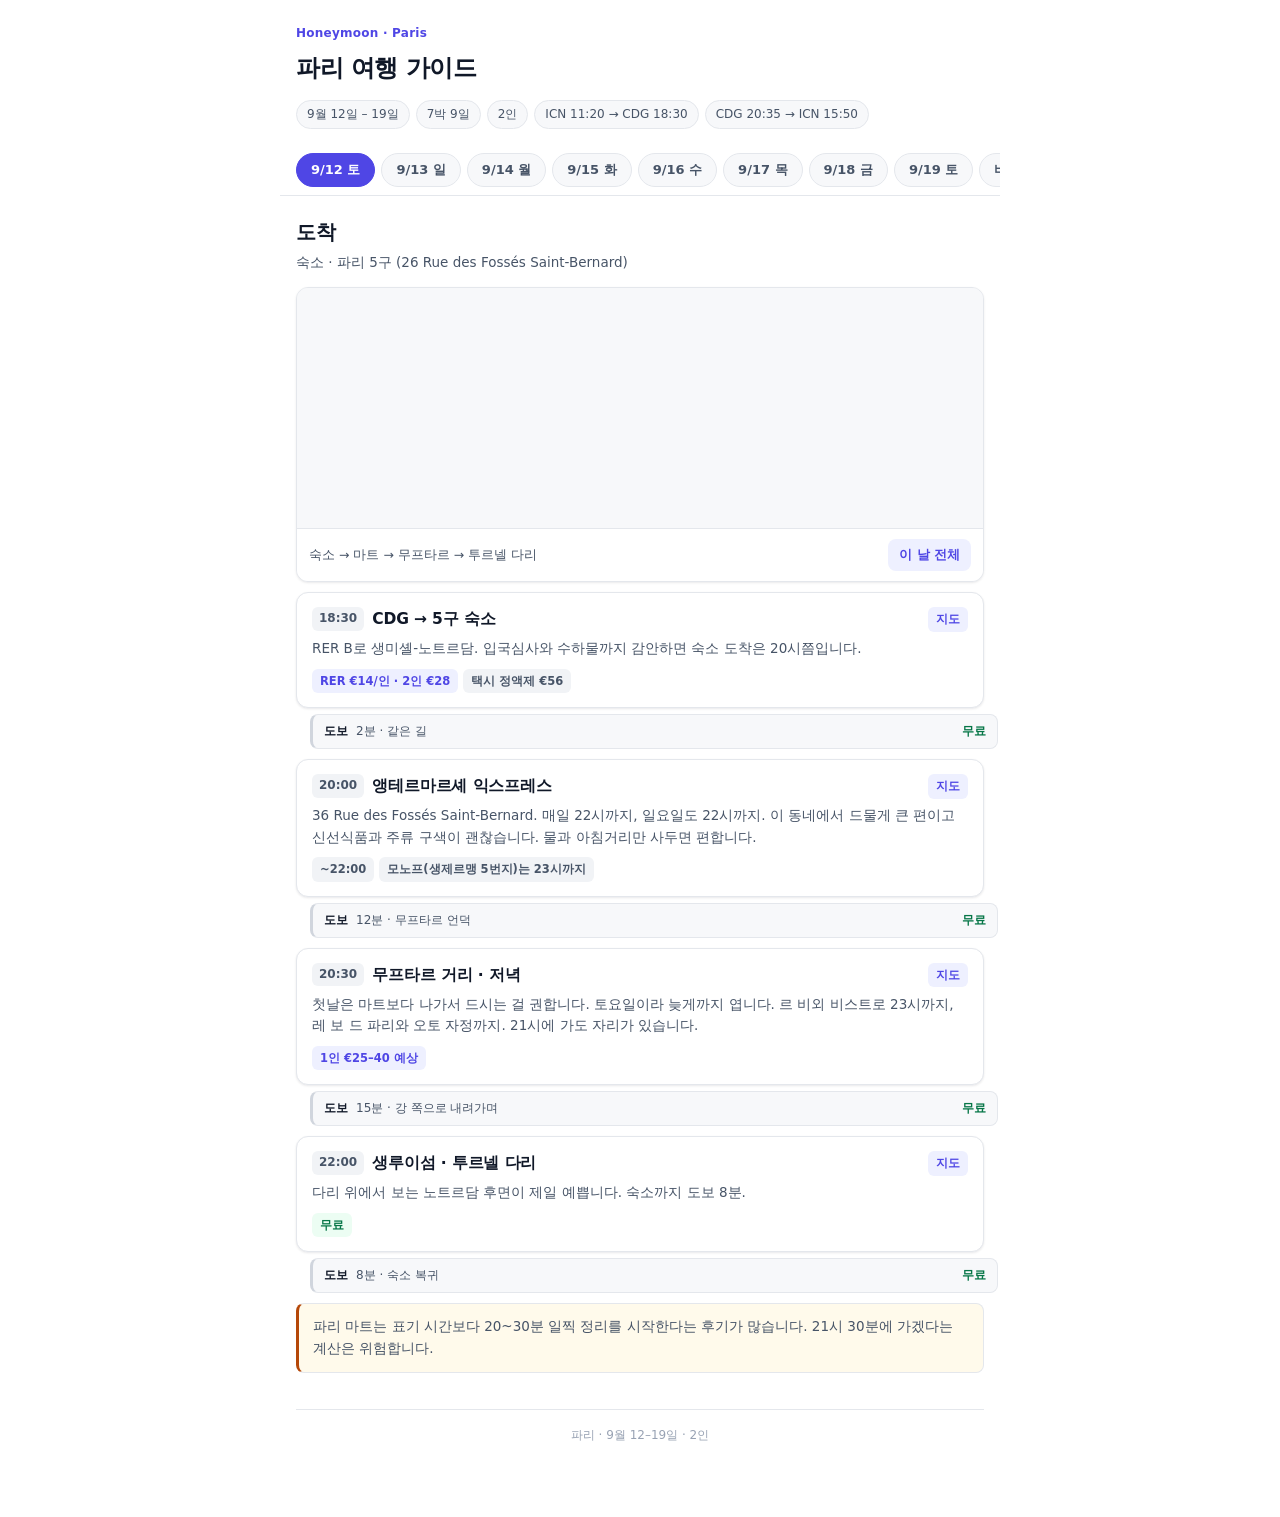
<file: paris-guide-v4.html>
<!DOCTYPE html>
<html lang="ko">
<head>
<meta charset="utf-8">
<meta name="viewport" content="width=device-width, initial-scale=1, viewport-fit=cover">
<meta name="theme-color" content="#ffffff">
<title>파리 여행 가이드 · 9/12–9/19</title>
<style>
:root{
  --bg:#FFFFFF;
  --surface:#F7F8FA;
  --surface-2:#F1F3F6;
  --border:#E4E7EC;
  --border-strong:#D0D5DD;
  --text:#101828;
  --text-2:#475467;
  --text-3:#98A2B3;
  --brand:#4F46E5;
  --brand-soft:#EEF0FF;
  --green:#067647;
  --green-soft:#ECFDF3;
  --amber:#B54708;
  --amber-soft:#FFFAEB;
  --red:#B42318;
  --red-soft:#FEF3F2;
  --radius:12px;
  --shadow:0 1px 2px rgba(16,24,40,.04), 0 1px 3px rgba(16,24,40,.06);
  --font:-apple-system, BlinkMacSystemFont, "Segoe UI", "Apple SD Gothic Neo",
         "Pretendard", "Noto Sans KR", Roboto, system-ui, sans-serif;
}
*{box-sizing:border-box;-webkit-tap-highlight-color:transparent}
html,body{margin:0;padding:0}
body{
  background:var(--bg);color:var(--text);font-family:var(--font);
  font-size:15px;line-height:1.6;-webkit-font-smoothing:antialiased;
  padding-bottom:56px;
}
.wrap{max-width:720px;margin:0 auto;padding:0 16px}

/* header */
header.top{padding:24px 0 16px}
.eyebrow{font-size:12px;font-weight:600;letter-spacing:.02em;color:var(--brand);margin-bottom:6px}
h1.title{font-size:24px;font-weight:700;letter-spacing:-.02em;margin:0 0 12px}
.meta{display:flex;flex-wrap:wrap;gap:6px}
.chip{
  font-size:12px;font-weight:500;color:var(--text-2);
  background:var(--surface);border:1px solid var(--border);
  border-radius:999px;padding:4px 10px;
}

/* tabs */
.tabbar{
  position:sticky;top:0;z-index:30;background:rgba(255,255,255,.92);
  backdrop-filter:saturate(180%) blur(8px);
  margin:0 -16px;padding:8px 0;border-bottom:1px solid var(--border);
}
.tabs{display:flex;gap:6px;overflow-x:auto;padding:0 16px;scrollbar-width:none}
.tabs::-webkit-scrollbar{display:none}
.tab{
  flex:0 0 auto;appearance:none;cursor:pointer;
  background:var(--surface);border:1px solid var(--border);border-radius:999px;
  padding:7px 14px;font-family:inherit;font-size:13px;font-weight:600;color:var(--text-2);
  transition:background .12s ease,color .12s ease,border-color .12s ease;
}
.tab[aria-selected="true"]{background:var(--brand);border-color:var(--brand);color:#fff}
.tab:focus-visible{outline:2px solid var(--brand);outline-offset:2px}

/* panels */
.panel{padding-top:20px}
.panel[hidden]{display:none}
.panel-head{margin-bottom:14px}
.panel-head h2{font-size:20px;font-weight:700;letter-spacing:-.02em;margin:0 0 4px}
.panel-head p{margin:0;font-size:13.5px;color:var(--text-2)}

/* stop card */
.stop{
  background:var(--bg);border:1px solid var(--border);border-radius:var(--radius);
  box-shadow:var(--shadow);padding:14px 15px;margin-bottom:10px;
}
.stop-top{display:flex;align-items:center;gap:8px;margin-bottom:4px}
.time{
  font-size:12px;font-weight:600;color:var(--text-2);
  background:var(--surface-2);border-radius:6px;padding:2px 7px;flex:0 0 auto;
}
.stop-name{font-size:15.5px;font-weight:650;letter-spacing:-.01em}
.stop-desc{font-size:13.5px;color:var(--text-2);margin:6px 0 0}
.badges{display:flex;flex-wrap:wrap;gap:5px;margin-top:9px}
.badge{font-size:11.5px;font-weight:600;border-radius:6px;padding:3px 8px;white-space:nowrap}
.b-free{background:var(--green-soft);color:var(--green)}
.b-cost{background:var(--brand-soft);color:var(--brand)}
.b-book{background:var(--red-soft);color:var(--red)}
.b-note{background:var(--surface-2);color:var(--text-2)}

/* generic blocks */
h3.sec{font-size:13px;font-weight:700;color:var(--text-3);text-transform:uppercase;
  letter-spacing:.06em;margin:28px 0 10px}
.card{background:var(--bg);border:1px solid var(--border);border-radius:var(--radius);
  box-shadow:var(--shadow);padding:15px;margin-bottom:10px}
.card h4{margin:0 0 6px;font-size:15px;font-weight:650;letter-spacing:-.01em}
.card p{margin:0 0 8px;font-size:13.5px;color:var(--text-2)}
.card p:last-child{margin-bottom:0}
.card .label{display:block;font-size:11.5px;font-weight:700;color:var(--text-3);
  text-transform:uppercase;letter-spacing:.05em;margin-bottom:5px}

button.stop,button.leg{font:inherit;text-align:left;width:100%;appearance:none;cursor:pointer}
button.stop{display:block;color:inherit;transition:border-color .12s ease,box-shadow .12s ease}
button.stop:active{border-color:var(--brand)}
button.stop.is-active{border-color:var(--brand);box-shadow:0 0 0 3px var(--brand-soft)}
button.leg.is-active{border-left-color:var(--brand);background:var(--brand-soft)}
button.stop:focus-visible,button.leg:focus-visible{outline:2px solid var(--brand);outline-offset:2px}
.stop-top{align-items:flex-start}
.pin{margin-left:auto;flex:0 0 auto;font-size:11.5px;font-weight:600;color:var(--brand);
  background:var(--brand-soft);border-radius:6px;padding:3px 8px;white-space:nowrap}
button.leg{display:flex;align-items:center;gap:8px;color:var(--text-2);
  border:1px solid var(--border);border-left:3px solid var(--border-strong);
  border-radius:8px;background:var(--surface);padding:7px 11px;margin:-4px 0 10px 14px}
button.leg:active{background:var(--surface-2)}
.leg-mode{font-size:12px;font-weight:700;color:var(--text)}
.leg-meta{font-size:12px;color:var(--text-2)}
.leg-cost{margin-left:auto;font-size:12px;font-weight:600;color:var(--brand)}
.leg-cost.free{color:var(--green)}
.mapbox{position:sticky;top:53px;z-index:20;border:1px solid var(--border);border-radius:var(--radius);overflow:hidden;
  box-shadow:var(--shadow);margin-bottom:10px;background:var(--surface)}
.mapbox iframe{display:block;width:100%;height:240px;border:0;background:var(--surface)}
.mapbar{display:flex;align-items:center;justify-content:space-between;gap:10px;
  padding:10px 12px;border-top:1px solid var(--border);background:var(--bg)}
.mapbar span{font-size:12.5px;color:var(--text-2)}
.maplink{flex:0 0 auto;font:inherit;font-size:12.5px;font-weight:600;cursor:pointer;border:0;
  color:var(--brand);background:var(--brand-soft);border-radius:8px;padding:6px 11px}
.maplink:active{opacity:.6}
.mapoff{padding:14px 12px;font-size:13px;color:var(--text-3);text-align:center}
.note{border:1px solid var(--border);border-left:3px solid var(--brand);
  background:var(--surface);border-radius:8px;padding:12px 14px;margin-bottom:10px;
  font-size:13.5px;color:var(--text-2)}
.note.warn{border-left-color:var(--amber);background:var(--amber-soft)}
.note.danger{border-left-color:var(--red);background:var(--red-soft)}
.note b{color:var(--text)}

table{width:100%;border-collapse:separate;border-spacing:0;font-size:13.5px;
  border:1px solid var(--border);border-radius:var(--radius);overflow:hidden;margin-bottom:10px}
th,td{padding:10px 12px;text-align:left;border-bottom:1px solid var(--border)}
th{font-size:12px;font-weight:600;color:var(--text-3);background:var(--surface)}
tr:last-child td{border-bottom:none}
td.n{text-align:right;font-variant-numeric:tabular-nums;white-space:nowrap;font-weight:600}
tfoot td{background:var(--surface);font-weight:700;color:var(--text)}

/* checklist */
.chk{display:flex;gap:11px;align-items:flex-start;cursor:pointer;
  background:var(--bg);border:1px solid var(--border);border-radius:10px;
  padding:12px 13px;margin-bottom:8px;box-shadow:var(--shadow)}
.chk .box{flex:0 0 20px;width:20px;height:20px;border:1.5px solid var(--border-strong);
  border-radius:6px;margin-top:1px;position:relative;transition:.12s ease}
.chk[data-done="1"] .box{background:var(--brand);border-color:var(--brand)}
.chk[data-done="1"] .box::after{content:"";position:absolute;left:6.5px;top:3px;
  width:5px;height:9px;border:solid #fff;border-width:0 2px 2px 0;transform:rotate(42deg)}
.chk[data-done="1"] .chk-t{text-decoration:line-through;color:var(--text-3)}
.chk-t{font-size:14px;font-weight:600}
.chk-s{font-size:12.5px;color:var(--text-2);margin-top:2px}
.chk:focus-visible{outline:2px solid var(--brand);outline-offset:2px}

footer{margin-top:36px;padding:16px 0;border-top:1px solid var(--border);
  font-size:12px;color:var(--text-3);text-align:center}

@media (prefers-reduced-motion:no-preference){
  .panel{animation:fade .18s ease-out}
  @keyframes fade{from{opacity:0;transform:translateY(4px)}to{opacity:1;transform:none}}
}
</style>
</head>
<body>
<div class="wrap">

<header class="top">
  <div class="eyebrow">Honeymoon · Paris</div>
  <h1 class="title">파리 여행 가이드</h1>
  <div class="meta">
    <span class="chip">9월 12일 – 19일</span>
    <span class="chip">7박 9일</span>
    <span class="chip">2인</span>
    <span class="chip">ICN 11:20 → CDG 18:30</span>
    <span class="chip">CDG 20:35 → ICN 15:50</span>
  </div>
</header>

<div class="tabbar">
  <div class="tabs" role="tablist" aria-label="일자">
    <button class="tab" role="tab" aria-selected="true"  aria-controls="p1" id="b1">9/12 토</button>
    <button class="tab" role="tab" aria-selected="false" aria-controls="p2" id="b2">9/13 일</button>
    <button class="tab" role="tab" aria-selected="false" aria-controls="p3" id="b3">9/14 월</button>
    <button class="tab" role="tab" aria-selected="false" aria-controls="p4" id="b4">9/15 화</button>
    <button class="tab" role="tab" aria-selected="false" aria-controls="p5" id="b5">9/16 수</button>
    <button class="tab" role="tab" aria-selected="false" aria-controls="p6" id="b6">9/17 목</button>
    <button class="tab" role="tab" aria-selected="false" aria-controls="p7" id="b7">9/18 금</button>
    <button class="tab" role="tab" aria-selected="false" aria-controls="p8" id="b8">9/19 토</button>
    <button class="tab" role="tab" aria-selected="false" aria-controls="pc" id="b9">비용</button>
    <button class="tab" role="tab" aria-selected="false" aria-controls="pi" id="b10">정보</button>
  </div>
</div>

<!-- 9/12 -->
<section class="panel" id="p1" role="tabpanel" aria-labelledby="b1">
  <div class="panel-head"><h2>도착</h2><p>숙소 · 파리 5구 (26 Rue des Fossés Saint-Bernard)</p></div>
  <div class="mapbox">
    <iframe loading="lazy" title="숙소 → 마트 → 무프타르 → 투르넬 다리" src="https://maps.google.com/maps?saddr=48.8487,2.3565&daddr=48.8480,2.3536+to:48.8433,2.3495+to:48.8507,2.3555&dirflg=w&hl=ko&output=embed"></iframe>
    <div class="mapbar"><span>숙소 → 마트 → 무프타르 → 투르넬 다리</span><button type="button" class="maplink" data-reset>이 날 전체</button></div>
  </div>
  <button type="button" class="stop" data-src="https://maps.google.com/maps?q=48.8487,2.3565&z=16&hl=ko&output=embed" data-label="CDG → 5구 숙소">    <div class="stop-top"><span class="time">18:30</span><span class="stop-name">CDG → 5구 숙소</span><span class="pin">지도</span></div>
    <p class="stop-desc">RER B로 생미셸-노트르담. 입국심사와 수하물까지 감안하면 숙소 도착은 20시쯤입니다.</p>
    <div class="badges"><span class="badge b-cost">RER €14/인 · 2인 €28</span><span class="badge b-note">택시 정액제 €56</span></div>
  </button>
  <button type="button" class="leg" data-src="https://maps.google.com/maps?saddr=48.8487,2.3565&daddr=48.8480,2.3536&dirflg=w&hl=ko&output=embed" data-label="경로"><span class="leg-mode">도보</span><span class="leg-meta">2분 · 같은 길</span><span class="leg-cost free">무료</span></button>
  <button type="button" class="stop" data-src="https://maps.google.com/maps?q=48.8480,2.3536&z=16&hl=ko&output=embed" data-label="앵테르마르셰 익스프레스">    <div class="stop-top"><span class="time">20:00</span><span class="stop-name">앵테르마르셰 익스프레스</span><span class="pin">지도</span></div>
    <p class="stop-desc">36 Rue des Fossés Saint-Bernard. 매일 22시까지, 일요일도 22시까지. 이 동네에서 드물게 큰 편이고 신선식품과 주류 구색이 괜찮습니다. 물과 아침거리만 사두면 편합니다.</p>
    <div class="badges"><span class="badge b-note">~22:00</span><span class="badge b-note">모노프(생제르맹 5번지)는 23시까지</span></div>
  </button>
  <button type="button" class="leg" data-src="https://maps.google.com/maps?saddr=48.8480,2.3536&daddr=48.8433,2.3495&dirflg=w&hl=ko&output=embed" data-label="경로"><span class="leg-mode">도보</span><span class="leg-meta">12분 · 무프타르 언덕</span><span class="leg-cost free">무료</span></button>
  <button type="button" class="stop" data-src="https://maps.google.com/maps?q=48.8433,2.3495&z=16&hl=ko&output=embed" data-label="무프타르 거리">    <div class="stop-top"><span class="time">20:30</span><span class="stop-name">무프타르 거리 · 저녁</span><span class="pin">지도</span></div>
    <p class="stop-desc">첫날은 마트보다 나가서 드시는 걸 권합니다. 토요일이라 늦게까지 엽니다. 르 비외 비스트로 23시까지, 레 보 드 파리와 오토 자정까지. 21시에 가도 자리가 있습니다.</p>
    <div class="badges"><span class="badge b-cost">1인 €25–40 예상</span></div>
  </button>
  <button type="button" class="leg" data-src="https://maps.google.com/maps?saddr=48.8433,2.3495&daddr=48.8507,2.3555&dirflg=w&hl=ko&output=embed" data-label="경로"><span class="leg-mode">도보</span><span class="leg-meta">15분 · 강 쪽으로 내려가며</span><span class="leg-cost free">무료</span></button>
  <button type="button" class="stop" data-src="https://maps.google.com/maps?q=48.8507,2.3555&z=16&hl=ko&output=embed" data-label="생루이섬 · 투르넬 다리">    <div class="stop-top"><span class="time">22:00</span><span class="stop-name">생루이섬 · 투르넬 다리</span><span class="pin">지도</span></div>
    <p class="stop-desc">다리 위에서 보는 노트르담 후면이 제일 예쁩니다. 숙소까지 도보 8분.</p>
    <div class="badges"><span class="badge b-free">무료</span></div>
  </button>
  <button type="button" class="leg" data-src="https://maps.google.com/maps?saddr=48.8507,2.3555&daddr=48.8487,2.3565&dirflg=w&hl=ko&output=embed" data-label="경로"><span class="leg-mode">도보</span><span class="leg-meta">8분 · 숙소 복귀</span><span class="leg-cost free">무료</span></button>
  <div class="note warn">파리 마트는 표기 시간보다 20~30분 일찍 정리를 시작한다는 후기가 많습니다. 21시 30분에 가겠다는 계산은 위험합니다.</div>
</section>

<!-- 9/13 -->
<section class="panel" id="p2" role="tabpanel" aria-labelledby="b2" hidden>
  <div class="panel-head"><h2>인상주의</h2><p>일요일 · 상점 대부분 휴무, 미술관은 정상 개관</p></div>
  <div class="mapbox">
    <iframe loading="lazy" title="몽주 → 오르세 → 뤽상부르 → 오랑주리 → 에펠 → 크루즈" src="https://maps.google.com/maps?saddr=48.8427,2.3521&daddr=48.8599,2.3266+to:48.8466,2.3363+to:48.8638,2.3227+to:48.8556,2.2986+to:48.8604,2.2936&dirflg=r&hl=ko&output=embed"></iframe>
    <div class="mapbar"><span>몽주 → 오르세 → 뤽상부르 → 오랑주리 → 에펠 → 크루즈</span><button type="button" class="maplink" data-reset>이 날 전체</button></div>
  </div>
  <button type="button" class="leg" data-src="https://maps.google.com/maps?saddr=48.8487,2.3565&daddr=48.8427,2.3521&dirflg=w&hl=ko&output=embed" data-label="경로"><span class="leg-mode">도보</span><span class="leg-meta">숙소 → 마르셰 몽주 · 7분</span><span class="leg-cost free">무료</span></button>
  <button type="button" class="stop" data-src="https://maps.google.com/maps?q=48.8427,2.3521&z=16&hl=ko&output=embed" data-label="마르셰 몽주">    <div class="stop-top"><span class="time">09:30</span><span class="stop-name">마르셰 몽주</span><span class="pin">지도</span></div>
    <p class="stop-desc">수·금·일 오전 7:30–12:00만 엽니다. 치즈와 페이스트리로 아침.</p>
    <div class="badges"><span class="badge b-free">입장 무료</span></div>
  </button>
  <button type="button" class="leg" data-src="https://maps.google.com/maps?saddr=48.8427,2.3521&daddr=48.8599,2.3266&dirflg=r&hl=ko&output=embed" data-label="경로"><span class="leg-mode">지하철</span><span class="leg-meta">약 25분 · 환승 1회</span><span class="leg-cost">나비고 / €2.55</span></button>
  <button type="button" class="stop" data-src="https://maps.google.com/maps?q=48.8599,2.3266&z=16&hl=ko&output=embed" data-label="오르세 미술관">    <div class="stop-top"><span class="time">11:00</span><span class="stop-name">오르세 미술관</span><span class="pin">지도</span></div>
    <p class="stop-desc">5층 인상주의부터 역순으로 내려오면 덜 지칩니다. 일 09:30–18:00.</p>
    <div class="badges"><span class="badge b-cost">€18/인</span><span class="badge b-book">예약 필수</span></div>
  </button>
  <button type="button" class="leg" data-src="https://maps.google.com/maps?saddr=48.8599,2.3266&daddr=48.8466,2.3363&dirflg=w&hl=ko&output=embed" data-label="경로"><span class="leg-mode">도보</span><span class="leg-meta">15분 · 강 건너 생제르맹</span><span class="leg-cost free">무료</span></button>
  <button type="button" class="stop" data-src="https://maps.google.com/maps?q=48.8466,2.3363&z=16&hl=ko&output=embed" data-label="생제르맹 · 뤽상부르 공원">    <div class="stop-top"><span class="time">13:30</span><span class="stop-name">생제르맹 · 뤽상부르 공원</span><span class="pin">지도</span></div>
    <p class="stop-desc">점심과 산책. 일요일이라 상점은 대부분 닫혀 있지만 카페와 공원은 그대로입니다.</p>
    <div class="badges"><span class="badge b-free">무료</span></div>
  </button>
  <button type="button" class="leg" data-src="https://maps.google.com/maps?saddr=48.8466,2.3363&daddr=48.8638,2.3227&dirflg=r&hl=ko&output=embed" data-label="경로"><span class="leg-mode">지하철</span><span class="leg-meta">약 20분</span><span class="leg-cost">나비고 / €2.55</span></button>
  <button type="button" class="stop" data-src="https://maps.google.com/maps?q=48.8638,2.3227&z=16&hl=ko&output=embed" data-label="오랑주리">    <div class="stop-top"><span class="time">16:00</span><span class="stop-name">오랑주리</span><span class="pin">지도</span></div>
    <p class="stop-desc">모네 수련이 걸린 타원형 방 두 개. 18:00까지라 이 시간이 마지막입니다.</p>
    <div class="badges"><span class="badge b-cost">€12.50/인</span><span class="badge b-book">예약 필수</span><span class="badge b-note">오르세 통합권 있음</span></div>
  </button>
  <button type="button" class="leg" data-src="https://maps.google.com/maps?saddr=48.8599,2.3266&daddr=48.8556,2.2986&dirflg=r&hl=ko&output=embed" data-label="경로"><span class="leg-mode">RER C</span><span class="leg-meta">오르세역 → 샹드마르스 · 2정거장 5분</span><span class="leg-cost">나비고 / €2.55</span></button>
  <button type="button" class="stop" data-src="https://maps.google.com/maps?q=48.8556,2.2986&z=16&hl=ko&output=embed" data-label="샹드마르스 · 에펠탑">    <div class="stop-top"><span class="time">18:30</span><span class="stop-name">샹드마르스 · 에펠탑</span><span class="pin">지도</span></div>
    <p class="stop-desc">탑 아래 잔디밭에서 올려다보는 각도. 해는 20시쯤 지고 어두워지면 매 정각 5분간 반짝입니다. 저녁은 이 근처에서.</p>
    <div class="badges"><span class="badge b-free">무료</span></div>
  </button>
  <button type="button" class="leg" data-src="https://maps.google.com/maps?saddr=48.8556,2.2986&daddr=48.8604,2.2936&dirflg=w&hl=ko&output=embed" data-label="경로"><span class="leg-mode">도보</span><span class="leg-meta">8분 · 부르도네 선착장</span><span class="leg-cost free">무료</span></button>
  <button type="button" class="stop" data-src="https://maps.google.com/maps?q=48.8604,2.2936&z=16&hl=ko&output=embed" data-label="바토 파리지앵">    <div class="stop-top"><span class="time">21:00</span><span class="stop-name">바토 파리지앵</span><span class="pin">지도</span></div>
    <p class="stop-desc">에펠탑 바로 아래에서 출발해 한 시간 뒤 같은 자리로 돌아옵니다. 운항 10:00–23:00. 조명이 켜진 뒤라 낮보다 야간이 낫고, 물 위에서 정각 반짝임을 봅니다.</p>
    <div class="badges"><span class="badge b-book">예약 권장</span><span class="badge b-note">디너 크루즈는 별도 상품</span></div>
  </button>
  <button type="button" class="leg" data-src="https://maps.google.com/maps?saddr=48.8604,2.2936&daddr=48.8487,2.3565&dirflg=r&hl=ko&output=embed" data-label="경로"><span class="leg-mode">지하철</span><span class="leg-meta">선착장 → 숙소 · 약 35분</span><span class="leg-cost">나비고 / €2.55</span></button>
  <div class="note ">해질녘 출항 편은 줄이 아주 깁니다. 20시대를 피해 21시 이후로 잡으면 한산하면서 야경은 그대로입니다. 돌아올 때 숙소까지는 지하철 약 35분.</div>
</section>

<!-- 9/14 -->
<section class="panel" id="p3" role="tabpanel" aria-labelledby="b3" hidden>
  <div class="panel-head"><h2>루브르와 오페라</h2><p>월요일 휴관 — 오르세 · 피카소 · 로댕 · 마르모탕</p></div>
  <div class="mapbox">
    <iframe loading="lazy" title="루브르 → 튈르리 → 팔레 루아얄 → 오페라 → 라파예트" src="https://maps.google.com/maps?saddr=48.8606,2.3376&daddr=48.8635,2.3275+to:48.8650,2.3378+to:48.8720,2.3316+to:48.8736,2.3321&dirflg=w&hl=ko&output=embed"></iframe>
    <div class="mapbar"><span>루브르 → 튈르리 → 팔레 루아얄 → 오페라 → 라파예트</span><button type="button" class="maplink" data-reset>이 날 전체</button></div>
  </div>
  <button type="button" class="leg" data-src="https://maps.google.com/maps?saddr=48.8487,2.3565&daddr=48.8606,2.3376&dirflg=r&hl=ko&output=embed" data-label="경로"><span class="leg-mode">지하철</span><span class="leg-meta">숙소 → 루브르 · 약 20분</span><span class="leg-cost">나비고 / €2.55</span></button>
  <button type="button" class="stop" data-src="https://maps.google.com/maps?q=48.8606,2.3376&z=16&hl=ko&output=embed" data-label="루브르">    <div class="stop-top"><span class="time">09:00</span><span class="stop-name">루브르</span><span class="pin">지도</span></div>
    <p class="stop-desc">월 09:00–18:00. 반나절로 끊는 게 낫습니다. 한 번 나가면 같은 표로 재입장이 안 되니 커피는 안에서. 카루젤 입구가 보안 줄이 짧습니다.</p>
    <div class="badges"><span class="badge b-cost">€32/인</span><span class="badge b-book">예약 필수</span><span class="badge b-note">화요일 휴관</span></div>
  </button>
  <button type="button" class="leg" data-src="https://maps.google.com/maps?saddr=48.8606,2.3376&daddr=48.8635,2.3275&dirflg=w&hl=ko&output=embed" data-label="경로"><span class="leg-mode">도보</span><span class="leg-meta">5분</span><span class="leg-cost free">무료</span></button>
  <button type="button" class="stop" data-src="https://maps.google.com/maps?q=48.8635,2.3275&z=16&hl=ko&output=embed" data-label="튈르리 정원">    <div class="stop-top"><span class="time">13:00</span><span class="stop-name">튈르리 정원</span><span class="pin">지도</span></div>
    <p class="stop-desc">루브르 바로 옆. 점심은 이 근처에서.</p>
    <div class="badges"><span class="badge b-free">무료</span></div>
  </button>
  <button type="button" class="leg" data-src="https://maps.google.com/maps?saddr=48.8635,2.3275&daddr=48.8650,2.3378&dirflg=w&hl=ko&output=embed" data-label="경로"><span class="leg-mode">도보</span><span class="leg-meta">10분</span><span class="leg-cost free">무료</span></button>
  <button type="button" class="stop" data-src="https://maps.google.com/maps?q=48.8650,2.3378&z=16&hl=ko&output=embed" data-label="팔레 루아얄 정원">    <div class="stop-top"><span class="time">14:00</span><span class="stop-name">팔레 루아얄 정원</span><span class="pin">지도</span></div>
    <p class="stop-desc">뷔렌 기둥이 있는 안뜰.</p>
    <div class="badges"><span class="badge b-free">무료</span></div>
  </button>
  <button type="button" class="leg" data-src="https://maps.google.com/maps?saddr=48.8650,2.3378&daddr=48.8720,2.3316&dirflg=w&hl=ko&output=embed" data-label="경로"><span class="leg-mode">도보</span><span class="leg-meta">12분</span><span class="leg-cost free">무료</span></button>
  <button type="button" class="stop" data-src="https://maps.google.com/maps?q=48.8720,2.3316&z=16&hl=ko&output=embed" data-label="오페라 가르니에">    <div class="stop-top"><span class="time">15:30</span><span class="stop-name">오페라 가르니에</span><span class="pin">지도</span></div>
    <p class="stop-desc">공연·리허설 일정에 따라 닫는 구역이 생깁니다. 당일 아침 공식 사이트에서 확인하세요.</p>
    <div class="badges"><span class="badge b-cost">약 €15/인 (확인 필요)</span></div>
  </button>
  <button type="button" class="leg" data-src="https://maps.google.com/maps?saddr=48.8720,2.3316&daddr=48.8736,2.3321&dirflg=w&hl=ko&output=embed" data-label="경로"><span class="leg-mode">도보</span><span class="leg-meta">3분</span><span class="leg-cost free">무료</span></button>
  <button type="button" class="stop" data-src="https://maps.google.com/maps?q=48.8736,2.3321&z=16&hl=ko&output=embed" data-label="갤러리 라파예트">    <div class="stop-top"><span class="time">17:00</span><span class="stop-name">갤러리 라파예트</span><span class="pin">지도</span></div>
    <p class="stop-desc">돔 천장과 옥상 테라스. 월–토 10:00–20:30.</p>
    <div class="badges"><span class="badge b-free">입장·옥상 무료</span></div>
  </button>
  <button type="button" class="leg" data-src="https://maps.google.com/maps?saddr=48.8736,2.3321&daddr=48.8487,2.3565&dirflg=r&hl=ko&output=embed" data-label="경로"><span class="leg-mode">지하철</span><span class="leg-meta">라파예트 → 숙소 · 약 25분</span><span class="leg-cost">나비고 / €2.55</span></button>
</section>

<!-- 9/15 -->
<section class="panel" id="p4" role="tabpanel" aria-labelledby="b4" hidden>
  <div class="panel-head"><h2>마레 걷기</h2><p>화요일 휴관 — 루브르 · 오랑주리</p></div>
  <div class="mapbox">
    <iframe loading="lazy" title="숙소 → 보주 → 장팡 루즈 → 피카소 → 아랍세계연구소" src="https://maps.google.com/maps?saddr=48.8487,2.3565&daddr=48.8556,2.3655+to:48.8629,2.3620+to:48.8599,2.3623+to:48.8489,2.3572&dirflg=w&hl=ko&output=embed"></iframe>
    <div class="mapbar"><span>숙소 → 보주 → 장팡 루즈 → 피카소 → 아랍세계연구소</span><button type="button" class="maplink" data-reset>이 날 전체</button></div>
  </div>
  <button type="button" class="leg" data-src="https://maps.google.com/maps?saddr=48.8487,2.3565&daddr=48.8556,2.3655&dirflg=w&hl=ko&output=embed" data-label="경로"><span class="leg-mode">도보</span><span class="leg-meta">숙소 → 보주 광장 · 18분 · 쉬리 다리 건너</span><span class="leg-cost free">무료</span></button>
  <button type="button" class="stop" data-src="https://maps.google.com/maps?q=48.8556,2.3655&z=16&hl=ko&output=embed" data-label="보주 광장">    <div class="stop-top"><span class="time">10:00</span><span class="stop-name">보주 광장</span><span class="pin">지도</span></div>
    <p class="stop-desc">17세기 정방형 광장에서 시작해 생폴 거리 골목으로.</p>
    <div class="badges"><span class="badge b-free">무료</span></div>
  </button>
  <button type="button" class="leg" data-src="https://maps.google.com/maps?saddr=48.8556,2.3655&daddr=48.8629,2.3620&dirflg=w&hl=ko&output=embed" data-label="경로"><span class="leg-mode">도보</span><span class="leg-meta">12분</span><span class="leg-cost free">무료</span></button>
  <button type="button" class="stop" data-src="https://maps.google.com/maps?q=48.8629,2.3620&z=16&hl=ko&output=embed" data-label="마르셰 데 장팡 루즈">    <div class="stop-top"><span class="time">12:30</span><span class="stop-name">마르셰 데 장팡 루즈</span><span class="pin">지도</span></div>
    <p class="stop-desc">1615년에 열린, 파리에서 가장 오래된 지붕 시장. 여러 나라 가판이 모여 있습니다. 월요일 휴무.</p>
    <div class="badges"><span class="badge b-free">입장 무료</span><span class="badge b-cost">식사 1인 €12–18</span></div>
  </button>
  <button type="button" class="leg" data-src="https://maps.google.com/maps?saddr=48.8629,2.3620&daddr=48.8599,2.3623&dirflg=w&hl=ko&output=embed" data-label="경로"><span class="leg-mode">도보</span><span class="leg-meta">5분</span><span class="leg-cost free">무료</span></button>
  <button type="button" class="stop" data-src="https://maps.google.com/maps?q=48.8599,2.3623&z=16&hl=ko&output=embed" data-label="피카소 미술관">    <div class="stop-top"><span class="time">14:30</span><span class="stop-name">피카소 미술관</span><span class="pin">지도</span></div>
    <p class="stop-desc">17세기 저택(Hôtel Salé)을 개수한 건물 자체가 볼거리. 화 09:30–18:00.</p>
    <div class="badges"><span class="badge b-cost">약 €16/인 (확인 필요)</span></div>
  </button>
  <button type="button" class="leg" data-src="https://maps.google.com/maps?saddr=48.8599,2.3623&daddr=48.8489,2.3572&dirflg=w&hl=ko&output=embed" data-label="경로"><span class="leg-mode">도보</span><span class="leg-meta">22분 · 지하철이면 15분</span><span class="leg-cost">무료 / 나비고</span></button>
  <button type="button" class="stop" data-src="https://maps.google.com/maps?q=48.8489,2.3572&z=16&hl=ko&output=embed" data-label="아랍세계연구소 옥상">    <div class="stop-top"><span class="time">18:00</span><span class="stop-name">아랍세계연구소 옥상</span><span class="pin">지도</span></div>
    <p class="stop-desc">장 누벨 설계로 남쪽 파사드가 카메라 조리개처럼 빛에 반응합니다. 세느강과 노트르담이 정면. 숙소 바로 옆.</p>
    <div class="badges"><span class="badge b-free">옥상 무료</span><span class="badge b-note">전시는 유료</span></div>
  </button>
  <button type="button" class="leg" data-src="https://maps.google.com/maps?saddr=48.8489,2.3572&daddr=48.8487,2.3565&dirflg=w&hl=ko&output=embed" data-label="경로"><span class="leg-mode">도보</span><span class="leg-meta">아랍세계연구소 → 숙소 · 2분</span><span class="leg-cost free">무료</span></button>
</section>

<!-- 9/16 -->
<section class="panel" id="p5" role="tabpanel" aria-labelledby="b5" hidden>
  <div class="panel-head"><h2>지베르니</h2><p>예약 완료 · 종일</p></div>
  <div class="mapbox">
    <iframe loading="lazy" title="생라자르역 → 지베르니" src="https://maps.google.com/maps?saddr=48.8772,2.3253&daddr=49.0754,1.5337&dirflg=r&hl=ko&output=embed"></iframe>
    <div class="mapbar"><span>생라자르역 → 지베르니</span><button type="button" class="maplink" data-reset>이 날 전체</button></div>
  </div>
  <button type="button" class="leg" data-src="https://maps.google.com/maps?saddr=48.8487,2.3565&daddr=48.8772,2.3253&dirflg=r&hl=ko&output=embed" data-label="경로"><span class="leg-mode">지하철</span><span class="leg-meta">숙소 → 생라자르역 · 약 30분</span><span class="leg-cost">나비고 / €2.55</span></button>
  <button type="button" class="stop" data-src="https://maps.google.com/maps?q=48.8772,2.3253&z=16&hl=ko&output=embed" data-label="생라자르역">    <div class="stop-top"><span class="time">08:30</span><span class="stop-name">생라자르역</span><span class="pin">지도</span></div>
    <p class="stop-desc">루앙(Rouen Rive Droite) 방면 열차, 빠른 편은 45분 이내. 오전 8:20, 9:20 이후로는 대략 두 시간 간격입니다.</p>
    <div class="badges"><span class="badge b-cost">편도 약 €15/인 · 왕복 2인 €60</span></div>
  </button>
  <button type="button" class="leg" data-src="https://maps.google.com/maps?saddr=48.8772,2.3253&daddr=49.0754,1.5337&dirflg=r&hl=ko&output=embed" data-label="경로"><span class="leg-mode">기차 + 셔틀</span><span class="leg-meta">열차 45분 + SNGO 셔틀 15분</span><span class="leg-cost">€15/인 + 셔틀 €8</span></button>
  <button type="button" class="leg" data-src="https://maps.google.com/maps?saddr=49.0754,1.5337&daddr=48.8487,2.3565&dirflg=r&hl=ko&output=embed" data-label="경로"><span class="leg-mode">셔틀 + 기차 + 지하철</span><span class="leg-meta">지베르니 → 숙소 · 약 2시간</span><span class="leg-cost">€15/인 + 나비고</span></button>
  <div class="note danger"><b>열차를 먼저 고르지 마세요.</b> 셔틀이 하루 몇 편뿐이고 오전엔 역→마을, 오후엔 마을→역으로 몰려 있습니다. sngo.fr에서 셔틀 시각표를 먼저 보고 열차를 맞추세요. 셔틀 요금은 기사에게 현금으로만 냅니다.</div>
  <button type="button" class="stop" data-src="https://maps.google.com/maps?q=49.0754,1.5337&z=16&hl=ko&output=embed" data-label="모네의 집과 정원">    <div class="stop-top"><span class="time">10:30</span><span class="stop-name">모네의 집과 정원</span><span class="pin">지도</span></div>
    <p class="stop-desc">매일 10:00–18:00 (마지막 입장 17:30), 11월 1일까지 개장. 수련 연못은 집 건너편, 지하도로 연결됩니다.</p>
    <div class="badges"><span class="badge b-cost">€12/인</span><span class="badge b-free">예약 완료</span></div>
  </button>
  <button type="button" class="leg" data-src="https://maps.google.com/maps?saddr=49.0754,1.5337&daddr=49.0742,1.5330&dirflg=w&hl=ko&output=embed" data-label="경로"><span class="leg-mode">도보</span><span class="leg-meta">5분 · 마을 안</span><span class="leg-cost free">무료</span></button>
  <button type="button" class="stop" data-src="https://maps.google.com/maps?q=49.0742,1.5330&z=16&hl=ko&output=embed" data-label="지베르니 인상주의 미술관">    <div class="stop-top"><span class="time">14:00</span><span class="stop-name">지베르니 인상주의 미술관</span><span class="pin">지도</span></div>
    <p class="stop-desc">현장에서 모네 하우스 통합권을 팝니다.</p>
    <div class="badges"><span class="badge b-cost">통합권 €25/인</span></div>
  </button>
</section>

<!-- 9/17 -->
<section class="panel" id="p6" role="tabpanel" aria-labelledby="b6" hidden>
  <div class="panel-head"><h2>비워둔 날</h2><p>베르사유를 뺀 자리 · 셋 중 하나</p></div>
  <div class="card">
    <span class="label">Option A</span>
    <h4>로댕 미술관</h4>
    <p>정원이 본체인 미술관. 생각하는 사람과 지옥의 문이 야외에 있고 앵발리드 옆이라 오전 반나절이면 충분합니다. 목요일 개관.</p>
    <div class="badges"><span class="badge b-cost">약 €15/인 (확인 필요)</span></div>
  </div>
  <div class="card">
    <span class="label">Option B</span>
    <h4>마르모탕 모네</h4>
    <p>『인상, 해돋이』가 있는 곳. 16구라 조금 멀지만 오르세·오랑주리·지베르니를 다 본 뒤 모네 여정을 닫는 자리로 맞습니다.</p>
    <div class="badges"><span class="badge b-cost">€27/인 (통합권 기준)</span></div>
  </div>
  <div class="card">
    <span class="label">Option C</span>
    <h4>라탱 지구를 천천히</h4>
    <p>숙소 반경 도보권. 팡테옹, 셰익스피어 앤 컴퍼니, 무프타르 거리, 식물원. 일주일 걷고 나면 이런 날이 필요해집니다.</p>
    <div class="badges"><span class="badge b-free">대부분 무료</span></div>
  </div>
</section>

<!-- 9/18 -->
<section class="panel" id="p7" role="tabpanel" aria-labelledby="b7" hidden>
  <div class="panel-head"><h2>시테섬, 그리고 에펠</h2><p>숙소 이동 · 풀만 파리 투르 에펠</p></div>
  <div class="mapbox">
    <iframe loading="lazy" title="9/18 동선" src="https://maps.google.com/maps?saddr=48.8530,2.3499&daddr=48.8554,2.3450+to:48.8556,2.2929+to:48.8628,2.2876&dirflg=r&hl=ko&output=embed"></iframe>
    <div class="mapbar"><span>노트르담 → 생트샤펠 → 풀만 → 트로카데로</span><button type="button" class="maplink" data-reset>이 날 전체</button></div>
  </div>
  <button type="button" class="leg" data-src="https://maps.google.com/maps?saddr=48.8487,2.3565&daddr=48.8530,2.3499&dirflg=w&hl=ko&output=embed" data-label="경로"><span class="leg-mode">도보</span><span class="leg-meta">숙소 → 노트르담 · 10분</span><span class="leg-cost free">무료</span></button>
  <button type="button" class="stop" data-src="https://maps.google.com/maps?q=48.8530,2.3499&z=16&hl=ko&output=embed" data-label="노트르담">    <div class="stop-top"><span class="time">09:00</span><span class="stop-name">노트르담</span><span class="pin">지도</span></div>
    <p class="stop-desc">2024년 재개관. 오전 일찍이 대기가 짧습니다. 무료 시간 예약을 잡아두면 더 수월합니다.</p>
    <div class="badges"><span class="badge b-free">입장 무료</span></div>
  </button>
  <button type="button" class="leg" data-src="https://maps.google.com/maps?saddr=48.8530,2.3499&daddr=48.8554,2.3450&dirflg=w&hl=ko&output=embed" data-label="경로"><span class="leg-mode">도보</span><span class="leg-meta">8분 · 시테섬 안</span><span class="leg-cost free">무료</span></button>
  <button type="button" class="stop" data-src="https://maps.google.com/maps?q=48.8554,2.3450&z=16&hl=ko&output=embed" data-label="생트샤펠">    <div class="stop-top"><span class="time">11:00</span><span class="stop-name">생트샤펠</span><span class="pin">지도</span></div>
    <p class="stop-desc">2층 상부 예배당의 스테인드글라스가 본명. 현직 법원 보안구역 안이라 검색이 까다롭고, 패스가 있어도 보안 줄은 똑같이 섭니다. 30분 일찍 도착하세요.</p>
    <div class="badges"><span class="badge b-cost">€22/인</span><span class="badge b-book">예약 필수</span></div>
  </button>
  <button type="button" class="leg" data-src="https://maps.google.com/maps?saddr=48.8554,2.3450&daddr=48.8556,2.2929&dirflg=r&hl=ko&output=embed" data-label="경로"><span class="leg-mode">지하철</span><span class="leg-meta">약 35분 · 짐 있으면 택시</span><span class="leg-cost">나비고 / 택시 €20–25</span></button>
  <button type="button" class="stop" data-src="https://maps.google.com/maps?q=48.8556,2.2929&z=16&hl=ko&output=embed" data-label="풀만 체크인">    <div class="stop-top"><span class="time">15:00</span><span class="stop-name">풀만 체크인</span><span class="pin">지도</span></div>
    <p class="stop-desc">짐을 옮기는 날이니 오후는 여유를 두세요. 여기서 트로카데로와 샹드마르스가 모두 도보권입니다.</p>
    <div class="badges"><span class="badge b-note">18 Av. de Suffren</span></div>
  </button>
  <button type="button" class="leg" data-src="https://maps.google.com/maps?saddr=48.8556,2.2929&daddr=48.8628,2.2876&dirflg=w&hl=ko&output=embed" data-label="경로"><span class="leg-mode">도보</span><span class="leg-meta">15분 · 이에나 다리 건너</span><span class="leg-cost free">무료</span></button>
  <button type="button" class="stop" data-src="https://maps.google.com/maps?q=48.8628,2.2876&z=16&hl=ko&output=embed" data-label="트로카데로 광장">    <div class="stop-top"><span class="time">19:00</span><span class="stop-name">트로카데로 광장</span><span class="pin">지도</span></div>
    <p class="stop-desc">에펠탑을 정면에서 대칭으로 보는 자리. 사진에서 보던 그 구도입니다. 해는 20시쯤 지고, 어두워지면 매 정각 5분간 반짝입니다. 사람이 많은 만큼 소매치기도 많으니 가방 조심.</p>
    <div class="badges"><span class="badge b-free">무료</span><span class="badge b-note">샹드마르스·비르아켐 다리도 대안</span></div>
  </button>
  <button type="button" class="leg" data-src="https://maps.google.com/maps?saddr=48.8628,2.2876&daddr=48.8570,2.2950&dirflg=w&hl=ko&output=embed" data-label="경로"><span class="leg-mode">도보</span><span class="leg-meta">12분 · 이에나 다리 되건너</span><span class="leg-cost free">무료</span></button>
  <button type="button" class="stop" data-src="https://maps.google.com/maps?q=48.8570,2.2950&z=16&hl=ko&output=embed" data-label="저녁">    <div class="stop-top"><span class="time">20:00</span><span class="stop-name">저녁 · 에펠탑 근처</span><span class="pin">지도</span></div>
    <p class="stop-desc">마지막 밤. 예약 미리 해두세요. 드레스코드가 있는 곳이면 옷도 미리 챙겨두시고요.</p>
    <div class="badges"><span class="badge b-book">예약 필요</span></div>
  </button>
  <button type="button" class="leg" data-src="https://maps.google.com/maps?saddr=48.8570,2.2950&daddr=48.8556,2.2929&dirflg=w&hl=ko&output=embed" data-label="경로"><span class="leg-mode">도보</span><span class="leg-meta">저녁 → 풀만 · 10분</span><span class="leg-cost free">무료</span></button>
</section>

<!-- 9/19 -->
<section class="panel" id="p8" role="tabpanel" aria-labelledby="b8" hidden>
  <div class="panel-head"><h2>몽마르트르, 그리고 공항</h2><p>20:35 CDG 출발</p></div>
  <div class="mapbox">
    <iframe loading="lazy" title="풀만 → 사크레쾨르 → CDG" src="https://maps.google.com/maps?saddr=48.8556,2.2929&daddr=48.8867,2.3431+to:48.8556,2.2929+to:49.0097,2.5479&dirflg=r&hl=ko&output=embed"></iframe>
    <div class="mapbar"><span>풀만 → 사크레쾨르 → CDG</span><button type="button" class="maplink" data-reset>이 날 전체</button></div>
  </div>
  <button type="button" class="leg" data-src="https://maps.google.com/maps?saddr=48.8556,2.2929&daddr=48.8867,2.3431&dirflg=r&hl=ko&output=embed" data-label="경로"><span class="leg-mode">지하철</span><span class="leg-meta">풀만 → 몽마르트르 · 약 35분</span><span class="leg-cost">나비고 / €2.55</span></button>
  <button type="button" class="stop" data-src="https://maps.google.com/maps?q=48.8867,2.3431&z=16&hl=ko&output=embed" data-label="사크레쾨르 · 몽마르트르">    <div class="stop-top"><span class="time">10:00</span><span class="stop-name">사크레쾨르 · 몽마르트르</span><span class="pin">지도</span></div>
    <p class="stop-desc">짐은 풀만에 맡기고 가볍게. 언덕이라 편한 신발로. 성당은 06:30–22:30.</p>
    <div class="badges"><span class="badge b-free">성당 무료</span><span class="badge b-cost">돔 전망대 별도</span><span class="badge b-note">푸니쿨라 €3.50</span></div>
  </button>
  <button type="button" class="leg" data-src="https://maps.google.com/maps?saddr=48.8867,2.3431&daddr=48.8556,2.2929&dirflg=r&hl=ko&output=embed" data-label="경로"><span class="leg-mode">지하철</span><span class="leg-meta">사크레쾨르 → 풀만 · 약 35분</span><span class="leg-cost">나비고 / €2.55</span></button>
  <button type="button" class="stop" data-src="https://maps.google.com/maps?q=48.8556,2.2929&z=16&hl=ko&output=embed" data-label="풀만 짐 회수">    <div class="stop-top"><span class="time">14:30</span><span class="stop-name">풀만 · 짐 회수</span><span class="pin">지도</span></div>
    <p class="stop-desc">맡겨둔 짐을 찾고 화장실·환복까지 여기서 끝내세요. 공항에서 하려면 줄이 깁니다.</p>
    <div class="badges"><span class="badge b-note">체크아웃은 오전에</span></div>
  </button>
  <button type="button" class="leg" data-src="https://maps.google.com/maps?saddr=48.8556,2.2929&daddr=49.0097,2.5479&dirflg=r&hl=ko&output=embed" data-label="경로"><span class="leg-mode">RER B</span><span class="leg-meta">풀만 → CDG · 약 60분 · 짐 많으면 택시</span><span class="leg-cost">공항표 €14/인 · 택시 €56</span></button>
  <button type="button" class="stop" data-src="https://maps.google.com/maps?q=49.0097,2.5479&z=16&hl=ko&output=embed" data-label="CDG 공항">    <div class="stop-top"><span class="time">15:30</span><span class="stop-name">CDG 공항</span><span class="pin">지도</span></div>
    <p class="stop-desc">20:35 출발. 면세 환급(détaxe)은 체크인 전에 PABLO 키오스크에서. 세관이 실물을 요구할 수 있으니 환급 대상은 손에 드세요.</p>
    <div class="badges"><span class="badge b-note">3시간 전 도착</span></div>
  </button>
  <div class="note warn">이 주말이 <b>유럽 문화유산의 날</b>과 겹칠 가능성이 높습니다. 무료 개방되는 건물이 늘어나는 대신 시내가 붐빕니다. 공항은 계획보다 일찍 나서세요.</div>
</section>

<!-- 비용 -->
<section class="panel" id="pc" role="tabpanel" aria-labelledby="b9" hidden>
  <div class="panel-head"><h2>비용</h2><p>2인 기준 · 입장료와 교통비만, 식비·숙박 제외</p></div>

  <h3 class="sec">입장료</h3>
  <table>
    <tr><th>장소</th><th style="text-align:right">2인</th></tr>
    <tr><td>루브르</td><td class="n">€64</td></tr>
    <tr><td>오르세</td><td class="n">€36</td></tr>
    <tr><td>오랑주리</td><td class="n">€25</td></tr>
    <tr><td>생트샤펠</td><td class="n">€44</td></tr>
    <tr><td>피카소 (추정)</td><td class="n">€32</td></tr>
    <tr><td>지베르니 모네 하우스</td><td class="n">€24</td></tr>
    <tr><td>오페라 가르니에 (추정)</td><td class="n">€30</td></tr>
    <tfoot><tr><td>합계</td><td class="n">약 €255</td></tr></tfoot>
  </table>
  <div class="note">노트르담, 사크레쾨르, 튈르리, 팔레 루아얄, 뤽상부르, 보주 광장, 아랍세계연구소 옥상, 갤러리 라파예트 옥상, 두 시장은 전부 무료입니다.</div>

  <h3 class="sec">교통</h3>
  <table>
    <tr><th>구간</th><th style="text-align:right">2인</th></tr>
    <tr><td>CDG → 시내 (RER B 공항표)</td><td class="n">€28</td></tr>
    <tr><td>시내 → CDG</td><td class="n">€28</td></tr>
    <tr><td>지베르니 왕복 열차</td><td class="n">€60</td></tr>
    <tr><td>지베르니 셔틀 왕복</td><td class="n">€16</td></tr>
    <tr><td>시내 지하철 (1일 4회 × 7일 추정)</td><td class="n">약 €143</td></tr>
    <tfoot><tr><td>합계</td><td class="n">약 €275</td></tr></tfoot>
  </table>
  <div class="note warn"><b>나비고 데이패스(€12.30)를 따져보세요.</b> 지하철 단권이 €2.55라 하루 5회 이상 타는 날은 데이패스가 이득입니다. 공항 구간은 별도 표(€14)라 포함되지 않습니다.</div>

  <h3 class="sec">뮤지엄 패스</h3>
  <table>
    <tr><th>기간</th><th style="text-align:right">가격</th><th style="text-align:right">하루당</th></tr>
    <tr><td>2일</td><td class="n">€85</td><td class="n">€42.5</td></tr>
    <tr><td>4일</td><td class="n">€105</td><td class="n">€26.3</td></tr>
    <tr><td>6일</td><td class="n">€125</td><td class="n">€20.8</td></tr>
  </table>
  <div class="card">
    <p>대상은 루브르·오르세·오랑주리·생트샤펠·피카소로, 2인 정가 합계가 약 €201입니다. 4일권 2인은 €210이라 거의 본전이에요.</p>
    <p><b>문제는 날짜가 흩어져 있다는 것.</b> 9/13, 9/14, 9/15, 9/18에 걸쳐 있어 4일권(연속 4일)으로도 못 묶습니다. 9/18 생트샤펠을 앞당기거나, 패스를 포기하고 개별 구매하는 게 낫습니다.</p>
    <p>패스가 있어도 예약은 별도이고, 예약 자체는 무료입니다.</p>
  </div>
</section>

<!-- 정보 -->
<section class="panel" id="pi" role="tabpanel" aria-labelledby="b10" hidden>
  <div class="panel-head"><h2>정보</h2><p>출국 전에 끝내야 하는 것부터</p></div>

  <h3 class="sec">출국 전 체크리스트</h3>
  <div class="chk" tabindex="0" role="checkbox" aria-checked="false"><div class="box"></div>
    <div><div class="chk-t">루브르 시간 예약</div><div class="chk-s">ticket.louvre.fr · 9/14 오전</div></div></div>
  <div class="chk" tabindex="0" role="checkbox" aria-checked="false"><div class="box"></div>
    <div><div class="chk-t">오르세 · 오랑주리 예약</div><div class="chk-s">9/13 · 패스 소지자도 필요</div></div></div>
  <div class="chk" tabindex="0" role="checkbox" aria-checked="false"><div class="box"></div>
    <div><div class="chk-t">생트샤펠 예약</div><div class="chk-s">sainte-chapelle.fr · 9/18 오전</div></div></div>
  <div class="chk" tabindex="0" role="checkbox" aria-checked="false"><div class="box"></div>
    <div><div class="chk-t">9/18 저녁 레스토랑</div><div class="chk-s">에펠탑 근처 · 드레스코드 확인</div></div></div>
  <div class="chk" tabindex="0" role="checkbox" aria-checked="false"><div class="box"></div>
    <div><div class="chk-t">뮤지엄 패스 여부 결정</div><div class="chk-s">비용 탭 참고 · 지금은 개별 구매가 유리</div></div></div>
  <div class="chk" tabindex="0" role="checkbox" aria-checked="false"><div class="box"></div>
    <div><div class="chk-t">해외원화결제(DCC) 차단</div><div class="chk-s">카드사 앱 · 두 사람 각각</div></div></div>
  <div class="chk" tabindex="0" role="checkbox" aria-checked="false"><div class="box"></div>
    <div><div class="chk-t">트래블 카드 개설·충전</div><div class="chk-s">각자 하나씩</div></div></div>
  <div class="chk" tabindex="0" role="checkbox" aria-checked="false"><div class="box"></div>
    <div><div class="chk-t">오렌지 eSIM 설치</div><div class="chk-s">반드시 출국 전 · 설치에 인터넷 필요</div></div></div>
  <div class="chk" tabindex="0" role="checkbox" aria-checked="false"><div class="box"></div>
    <div><div class="chk-t">구글 지도 파리 오프라인 지도</div><div class="chk-s">데이터 없어도 길찾기 가능</div></div></div>

  <h3 class="sec">요일별 휴관</h3>
  <table>
    <tr><th>요일</th><th>닫는 곳</th></tr>
    <tr><td>월</td><td>오르세 · 피카소 · 로댕 · 마르모탕 · 아랍세계연구소</td></tr>
    <tr><td>화</td><td>루브르 · 오랑주리</td></tr>
  </table>
  <div class="note">이 일정은 두 휴관일을 모두 피해 짜였습니다. 순서를 바꾸실 때 이 표를 먼저 보세요.</div>

  <h3 class="sec">통신</h3>
  <div class="card">
    <h4>오렌지 eSIM</h4>
    <p>테더링은 됩니다. 오렌지는 프랑스 자국 통신사라 자사 망을 쓰고 속도 제한 없이 핫스팟을 허용합니다. 아이패드는 가져가셔도 됩니다.</p>
    <p>공유한 데이터는 원래 용량에서 그대로 빠져나갑니다. 아이패드로 사진을 보정하거나 영상을 볼 계획이면 넉넉한 용량으로.</p>
  </div>

  <h3 class="sec">돈</h3>
  <div class="card">
    <span class="label">현금</span>
    <p>100–200유로면 충분합니다. 파리는 카드가 거의 다 되고 지하철도 컨택리스로 탑니다. 현금은 유료 화장실, 노점, 벼룩시장, <b>지베르니 셔틀</b>에서 씁니다.</p>
  </div>
  <div class="card">
    <span class="label">결제</span>
    <p>"원화로 결제할까요?"는 항상 거절하세요. DCC는 환율이 불리합니다. 호텔 보증금 때문에 신용카드도 최소 한 장 필요하고, 아멕스만으로는 곤란합니다.</p>
  </div>
  <div class="card">
    <span class="label">ATM</span>
    <p>Euronet 같은 사설 ATM 말고 은행 ATM을 쓰세요. 수수료 차이가 큽니다.</p>
  </div>

  <h3 class="sec">공항 · 귀국</h3>
  <div class="card">
    <span class="label">수하물</span>
    <p>대한항공 국제선 일반석 <b>1인 1개 23kg</b>, 두 사람이면 총 2개. 세 변 합 158cm 이내이고 손잡이·바퀴 포함해 잽니다.</p>
    <p>보조배터리는 위탁 불가 — 손에. 액체 100ml 초과, 에어로졸, 날 있는 면도기는 반대로 기내 반입 불가.</p>
  </div>
  <div class="card">
    <span class="label">부가세 환급 (détaxe)</span>
    <p>체크인 <b>전에</b> PABLO 키오스크에서 처리합니다. 세관이 실물을 요구할 수 있으니 환급 대상은 부치지 말고 손에 드세요.</p>
  </div>
  <div class="card">
    <span class="label">면세 한도</span>
    <p>1인당 800달러. 국내외 면세점 구매와 선물 받은 물건까지 포함하고, 부부면 각자 800달러입니다.</p>
    <p>술은 별도로 <b>2병 · 총 2L 이하 · 400달러 이하</b> 세 조건을 모두 만족해야 면세. 초과 시 자진신고하면 세액 30%를 감면받으니 애매하면 신고하는 쪽이 이득입니다.</p>
  </div>

  <h3 class="sec">숙소</h3>
  <div class="card">
    <span class="label">9/12 – 9/18</span>
    <h4>파리 5구</h4>
    <p>26 Rue des Fossés Saint-Bernard, 75005 Paris</p>
    <p>노트르담 도보 10분 · 마레 도보 18분 · 오스테를리츠역 도보 10분 · 아랍세계연구소 바로 옆 · 마르셰 몽주 도보 7분</p>
  </div>
  <div class="card">
    <span class="label">9/18 – 9/19</span>
    <h4>풀만 파리 투르 에펠</h4>
    <p>18 Avenue de Suffren, 75015 Paris · +33 1 44 38 56 00</p>
    <p>마지막 밤. 체크아웃 후 짐을 맡기고 몽마르트르에 다녀올 수 있습니다.</p>
  </div>

  <h3 class="sec">비상</h3>
  <div class="card">
    <p><b>112</b> — 유럽 공통 긴급전화 (경찰·소방·구급)</p>
    <p>주프랑스 대한민국 대사관 영사과 긴급 연락처는 출국 전 대사관 홈페이지에서 확인해 여기에 적어두세요.</p>
    <p>여권 사본과 항공권 사본을 클라우드에도 하나 올려두세요.</p>
  </div>
  <div class="note warn"><b>소매치기.</b> 지하철, 몽마르트르, 에펠탑 주변이 특히 심합니다. 배낭은 앞으로 메고 지갑은 나눠 넣으세요.</div>
</section>

<footer>파리 · 9월 12–19일 · 2인</footer>
</div>

<script>
(function(){
  var tabs = [].slice.call(document.querySelectorAll('.tab'));
  function select(tab){
    tabs.forEach(function(t){
      var on = t === tab;
      t.setAttribute('aria-selected', on ? 'true':'false');
      document.getElementById(t.getAttribute('aria-controls')).hidden = !on;
    });
    tab.scrollIntoView({block:'nearest', inline:'nearest'});
    window.scrollTo({top:0});
  }
  tabs.forEach(function(tab,i){
    tab.addEventListener('click', function(){ select(tab); });
    tab.addEventListener('keydown', function(e){
      var n=null;
      if(e.key==='ArrowRight') n=tabs[(i+1)%tabs.length];
      if(e.key==='ArrowLeft')  n=tabs[(i-1+tabs.length)%tabs.length];
      if(n){ e.preventDefault(); n.focus(); select(n); }
    });
  });
  // map: tapping a place or leg swaps the embedded map for that day
  document.querySelectorAll('.panel').forEach(function(panel){
    var box = panel.querySelector('.mapbox');
    if(!box) return;
    var frame = box.querySelector('iframe');
    var cap   = box.querySelector('.mapbar span');
    var base  = frame.getAttribute('src');
    var baseCap = cap ? cap.textContent : '';
    var items = panel.querySelectorAll('.stop[data-src], .leg[data-src]');

    function show(el){
      items.forEach(function(i){ i.classList.toggle('is-active', i === el); });
      if(el){
        frame.src = el.getAttribute('data-src');
        if(cap){
          var n = el.querySelector('.stop-name');
          var m = el.querySelector('.leg-mode'), mm = el.querySelector('.leg-meta');
          cap.textContent = n ? n.textContent : ((m?m.textContent+' · ':'')+(mm?mm.textContent:baseCap));
        }
      }else{
        frame.src = base;
        if(cap) cap.textContent = baseCap;
      }
      var top = box.getBoundingClientRect().top + window.pageYOffset - 60;
      window.scrollTo({top: top < 0 ? 0 : top, behavior:'smooth'});
    }

    items.forEach(function(el){
      el.addEventListener('click', function(){ show(el.classList.contains('is-active') ? null : el); });
    });
    var reset = box.querySelector('[data-reset]');
    if(reset) reset.addEventListener('click', function(){ show(null); });
  });

  document.querySelectorAll('.chk').forEach(function(row){
    function toggle(){
      var d = row.getAttribute('data-done')==='1';
      row.setAttribute('data-done', d?'0':'1');
      row.setAttribute('aria-checked', d?'false':'true');
    }
    row.addEventListener('click', toggle);
    row.addEventListener('keydown', function(e){
      if(e.key===' '||e.key==='Enter'){ e.preventDefault(); toggle(); }
    });
  });
})();
</script>
</body>
</html>
</file>
<file: assets/city-select.css>
:root { color-scheme: light; font-family: system-ui, -apple-system, sans-serif; }
* { box-sizing: border-box; }
body { margin: 0; min-height: 100vh; display: grid; place-items: center; color: #202733; background: #f5f7fb; }
.container { width: min(100% - 2rem, 42rem); padding: 3rem 0; }
.eyebrow { color: #516585; font-size: .8rem; font-weight: 700; letter-spacing: .12em; text-transform: uppercase; }
h1 { margin: .5rem 0; font-size: clamp(1.8rem, 5vw, 2.7rem); }
p { line-height: 1.6; }
.destinations { display: grid; gap: .8rem; margin-top: 2rem; }
.destination { display: flex; justify-content: space-between; align-items: center; flex-wrap: wrap; gap: .5rem; padding: 1.2rem 1.4rem; border: 1px solid #d5dce8; border-radius: .75rem; background: white; color: inherit; text-decoration: none; }
.destination:hover, .destination:focus-visible { border-color: #516fa4; box-shadow: 0 0 0 3px #d8e5fb; }
.destination strong { font-size: 1.15rem; }
.destination span { color: #516585; }
</file>
<file: assets/editor.css>
:root {
  --bg: #ffffff;
  --ink: #101828;
  --muted: #667085;
  --soft: #f7f7fb;
  --soft-2: #f0f1ff;
  --line: #e4e7ec;
  --line-strong: #cfd4dc;
  --brand: #5b4bff;
  --brand-dark: #4338ca;
  --brand-soft: #eeefff;
  --danger: #b42318;
  --danger-soft: #fff1f3;
  --ok: #067647;
  --ok-soft: #ecfdf3;
  --warn: #b54708;
  --warn-soft: #fffaeb;
  --shadow: 0 18px 48px rgba(16, 24, 40, .12);
  --card-shadow: 0 1px 2px rgba(16, 24, 40, .05), 0 8px 20px rgba(16, 24, 40, .06);
  --radius: 18px;
  font-family: -apple-system, BlinkMacSystemFont, "Segoe UI", "Apple SD Gothic Neo", Pretendard, "Noto Sans KR", Roboto, system-ui, sans-serif;
}

* { box-sizing: border-box; }
[hidden] { display: none !important; }
html { background: var(--bg); }
body {
  margin: 0;
  color: var(--ink);
  background:
    radial-gradient(circle at top left, rgba(91, 75, 255, .10), transparent 34rem),
    linear-gradient(180deg, #fff 0%, #fbfbff 58%, #fff 100%);
  font-size: 15px;
  line-height: 1.55;
  -webkit-font-smoothing: antialiased;
}
button, input, textarea { font: inherit; }
button { cursor: pointer; }
a { color: var(--brand-dark); }

.app-shell { width: min(1120px, 100%); margin: 0 auto; padding: 20px clamp(14px, 3vw, 28px) 36px; }
.hero { padding: 16px 0 12px; }
.eyebrow, .section-label { margin: 0 0 6px; color: var(--brand-dark); font-size: 12px; font-weight: 800; letter-spacing: .04em; text-transform: uppercase; }
.hero-grid { display: grid; gap: 18px; grid-template-columns: minmax(0, 1fr); align-items: end; }
h1 { margin: 0; font-size: clamp(30px, 8vw, 56px); letter-spacing: -.055em; line-height: .98; }
.hero-copy { margin: 14px 0 0; color: var(--muted); max-width: 760px; font-size: 16px; }
.hero-actions { display: flex; flex-wrap: wrap; gap: 8px; }

.button, .file-button {
  appearance: none;
  border: 1px solid var(--line-strong);
  background: #fff;
  color: var(--ink);
  border-radius: 999px;
  padding: 10px 14px;
  min-height: 42px;
  display: inline-flex;
  align-items: center;
  justify-content: center;
  gap: 6px;
  text-decoration: none;
  font-weight: 750;
  box-shadow: 0 1px 1px rgba(16, 24, 40, .03);
}
.button:hover, .file-button:hover { border-color: var(--brand); color: var(--brand-dark); }
.button.primary { background: var(--brand); border-color: var(--brand); color: #fff; }
.button.primary:hover { background: var(--brand-dark); color: #fff; }
.button.ghost { background: var(--brand-soft); border-color: transparent; color: var(--brand-dark); }
.button.danger { background: var(--danger); border-color: var(--danger); color: #fff; }
.button.small { min-height: 34px; padding: 7px 11px; font-size: 13px; }
.button:disabled { opacity: .48; cursor: not-allowed; }
.icon-button { border: 0; background: var(--soft); border-radius: 50%; width: 38px; height: 38px; font-size: 24px; line-height: 1; color: var(--muted); }

.status-banner { min-height: 0; margin-top: 14px; }
.status-banner:empty { display: none; }
.notice { display: flex; gap: 10px; flex-wrap: wrap; align-items: center; border: 1px solid var(--line); border-radius: 14px; padding: 12px 14px; background: #fff; color: var(--muted); }
.notice.warn { border-color: #fedf89; background: var(--warn-soft); color: #7a2e0e; }
.notice.error { border-color: #fecdca; background: var(--danger-soft); color: var(--danger); }
.notice.ok { border-color: #abefc6; background: var(--ok-soft); color: var(--ok); }

.day-tabs { position: sticky; top: 0; z-index: 10; display: flex; gap: 8px; overflow-x: auto; margin: 8px 0 0; padding: 10px 14px; background: rgba(255, 255, 255, .88); backdrop-filter: blur(12px); border-block: 1px solid rgba(228, 231, 236, .8); scrollbar-width: none; }
.day-tabs::-webkit-scrollbar { display: none; }
.day-tab { flex: 0 0 auto; border: 1px solid var(--line); background: #fff; color: var(--muted); border-radius: 999px; padding: 8px 13px; font-size: 13px; font-weight: 800; }
.day-tab[aria-selected="true"] { background: var(--brand); border-color: var(--brand); color: #fff; }

.day-panel { padding-top: 12px; }
.panel-head { display: grid; gap: 8px; grid-template-columns: 1fr; align-items: end; margin-bottom: 10px; }
.panel-head h2 { margin: 0; font-size: clamp(22px, 4vw, 30px); letter-spacing: -.04em; }
.muted { color: var(--muted); margin: 0; }
.small-text { font-size: 13px; }
.daily-total { background: #fff; border: 1px solid var(--line); border-radius: var(--radius); padding: 14px 16px; box-shadow: var(--card-shadow); }
.daily-total span, .daily-total small { display: block; color: var(--muted); font-size: 12px; font-weight: 700; }
.daily-total strong { display: block; font-size: 28px; letter-spacing: -.04em; }

.place-card { background: rgba(255, 255, 255, .94); border: 1px solid var(--line); border-radius: 15px; box-shadow: var(--card-shadow); overflow: hidden; }
#picker-map-frame { width: 100%; border: 0; background: var(--soft); }
#picker-map-frame { height: 260px; border-top: 1px solid var(--line); }
.route-tab { max-width: 100%; border: 1px solid #c7d2fe; border-radius: 999px; padding: 10px 15px; background: var(--brand-soft); color: var(--brand-dark); font-size: 13px; line-height: 1.35; font-weight: 850; }
.route-details-summary { padding: 12px 16px 0; }
.route-mode-tabs { display: flex; flex-wrap: wrap; gap: 8px; padding: 12px 16px; }
.route-mode-tabs .button[aria-pressed="true"] { background: var(--brand); border-color: var(--brand); color: #fff; }
#route-details-frame { width: 100%; height: min(68vh, 680px); min-height: 360px; display: block; border: 0; border-block: 1px solid var(--line); background: var(--soft); }

.places-list { display: grid; gap: 8px; }
.place-card { padding: 11px 12px; }
.place-top { display: flex; gap: 10px; justify-content: space-between; align-items: flex-start; }
.place-title { margin: 0; font-size: 17px; letter-spacing: -.025em; line-height: 1.3; }
.place-time { color: var(--brand-dark); font-size: 12px; font-weight: 850; }
.place-actions { display: flex; gap: 5px; flex-wrap: wrap; justify-content: flex-end; }
.place-actions .button { min-height: 32px; padding: 6px 10px; font-size: 12px; }
.pill-row { display: flex; flex-wrap: wrap; gap: 4px; margin-top: 7px; }
.pill { border-radius: 999px; background: var(--soft); color: var(--muted); padding: 3px 7px; font-size: 11px; font-weight: 750; }
.pill.warn { background: var(--warn-soft); color: var(--warn); }
.pill.ok { background: var(--ok-soft); color: var(--ok); }
.place-details { margin-top: 8px; border-top: 1px solid var(--line); padding-top: 7px; }
.place-details > summary { cursor: pointer; color: var(--brand-dark); font-size: 12px; font-weight: 850; }
.property-grid { display: grid; grid-template-columns: 1fr; gap: 6px; margin-top: 8px; }
.property { border: 1px solid var(--line); border-radius: 10px; background: #fff; padding: 7px 8px; min-width: 0; }
.property dt { color: var(--muted); font-size: 11px; font-weight: 850; text-transform: uppercase; letter-spacing: .035em; }
.property dd { margin: 2px 0 0; overflow-wrap: anywhere; white-space: pre-wrap; }
.memo { margin-top: 7px; border: 1px dashed var(--line-strong); border-radius: 10px; padding: 8px; background: #fcfcff; font-size: 12px; }
.memo strong { color: var(--brand-dark); }
.memo-body { margin-top: 5px; white-space: pre-wrap; color: var(--muted); overflow-wrap: anywhere; }
.empty-state { text-align: center; color: var(--muted); border: 1px dashed var(--line-strong); border-radius: var(--radius); padding: 28px 16px; background: #fff; }

.modal { border: 1px solid var(--line); border-radius: 22px; padding: 0; width: min(680px, calc(100vw - 22px)); box-shadow: var(--shadow); color: var(--ink); }
.modal.wide { width: min(980px, calc(100vw - 22px)); }
.modal::backdrop { background: rgba(16, 24, 40, .45); backdrop-filter: blur(4px); }
.modal-head, .modal-actions { display: flex; align-items: center; justify-content: space-between; gap: 12px; padding: 16px; border-bottom: 1px solid var(--line); }
.modal-head h2 { margin: 0; letter-spacing: -.035em; }
.modal-actions { border-top: 1px solid var(--line); border-bottom: 0; justify-content: flex-end; }
.form-grid, .picker-grid { display: grid; grid-template-columns: 1fr; gap: 12px; padding: 16px; }
.field { display: grid; gap: 6px; color: var(--muted); font-size: 12px; font-weight: 850; letter-spacing: .015em; }
.field.required::after { content: "필수"; justify-self: start; margin-top: -4px; border-radius: 999px; background: var(--brand-soft); color: var(--brand-dark); padding: 2px 7px; font-size: 11px; }
.field input, .field textarea { width: 100%; border: 1px solid var(--line-strong); border-radius: 12px; padding: 10px 11px; background: #fff; color: var(--ink); font-weight: 550; }
.field textarea { resize: vertical; }
.field input:focus, .field textarea:focus { outline: 3px solid rgba(91, 75, 255, .16); border-color: var(--brand); }
.inline-field { display: grid; grid-template-columns: 1fr; gap: 8px; }
.check-field { display: flex; align-items: center; gap: 8px; color: var(--muted); font-weight: 800; }
.check-field input { accent-color: var(--brand); }
.fee-preview { align-self: end; border: 1px solid var(--line); border-radius: 12px; padding: 11px; color: var(--muted); background: var(--soft); font-weight: 800; }
.form-errors { display: none; margin: 0 16px; border: 1px solid #fecdca; border-radius: 14px; background: var(--danger-soft); color: var(--danger); padding: 10px 12px; white-space: pre-wrap; }
.form-errors:not(:empty) { display: block; }

.picker-panel { border: 1px solid var(--line); border-radius: 16px; padding: 12px; background: var(--soft); }
.google-map-canvas { height: 240px; border: 1px dashed var(--line-strong); border-radius: 14px; background: #fff; display: grid; place-items: center; color: var(--muted); overflow: hidden; }
.google-map-canvas:empty::before { content: "지도를 불러오는 중입니다…"; }
.picker-results { display: grid; gap: 7px; max-height: 220px; overflow: auto; margin: 8px 0; }
.saved-result { text-align: left; border: 1px solid var(--line); border-radius: 12px; background: #fff; padding: 9px 10px; color: var(--ink); font-weight: 750; }
.saved-result small { display: block; color: var(--muted); font-weight: 650; overflow-wrap: anywhere; }
.saved-result[aria-pressed="true"] { border-color: var(--brand); background: var(--brand-soft); }
.selection-box { margin-top: 10px; border: 1px solid var(--line); border-radius: 12px; background: #fff; padding: 10px; color: var(--muted); overflow-wrap: anywhere; }
.confirm-message { margin: 0; padding: 16px; color: var(--muted); white-space: pre-wrap; }
.footer { display: flex; flex-wrap: wrap; gap: 8px; justify-content: center; margin-top: 26px; padding-top: 18px; border-top: 1px solid var(--line); color: var(--muted); font-size: 13px; }

@media (min-width: 700px) {
  .hero-grid { grid-template-columns: minmax(0, 1fr) 340px; }
  .panel-head { grid-template-columns: minmax(0, 1fr) 250px; }
  .form-grid { grid-template-columns: repeat(2, minmax(0, 1fr)); }
  .picker-grid { grid-template-columns: 1.1fr .9fr; }
  .property-grid { grid-template-columns: repeat(2, minmax(0, 1fr)); }
  .span-2 { grid-column: span 2; }
  .inline-field { grid-template-columns: minmax(0, 1fr) auto; }
}

@media (max-width: 520px) {
  .app-shell { padding-inline: 12px; }
  .hero-actions .button, .hero-actions .file-button { flex: 1 1 calc(50% - 6px); }
  .place-top, .modal-head, .modal-actions { align-items: stretch; flex-direction: column; }
  .place-actions { justify-content: stretch; }
  .place-actions .button { flex: 1 1 auto; }
  .modal-actions .button { width: 100%; }
}
.route-between { display: flex; justify-content: center; margin: 2px 0; }
.route-between .route-tab { box-shadow: 0 8px 20px rgba(91, 75, 255, .10); }
.google-search-shell { min-height: 46px; border: 1px solid var(--line-strong); border-radius: 12px; background: #fff; padding: 3px; }
.google-search-shell:empty::before { content: "API 키 저장 후 Google Places 검색창이 표시됩니다"; display: block; padding: 9px 10px; color: var(--muted); font-weight: 650; }
.button.disabled, .button[aria-disabled="true"] { opacity: .55; pointer-events: none; }
.bottom-total { margin-top: 14px; }
.all-day-field { align-self: end; min-height: 42px; padding: 9px 0; }
.modal-head { flex-direction: row !important; align-items: center !important; }
.modal-head .icon-button { flex: 0 0 auto; align-self: flex-start; }
.modal-head > div { min-width: 0; }
.picker-guidance { padding: 0 16px; }
.picker-guidance p { margin: 10px 0; }
.picker-guidance .button { margin-bottom: 4px; }
.property-grid { grid-template-columns: repeat(2, minmax(0, 1fr)); }
.property.wide { grid-column: 1 / -1; }
.modal-actions { position: sticky; bottom: 0; background: #fff; z-index: 2; }
@media (max-width: 520px) { .modal-actions { flex-direction: row; } .modal-actions .button { width: auto; flex: 1 1 auto; } }
.map-picker-keyless .sdk-panel { display: none; }
.map-picker-keyless .picker-grid { grid-template-columns: 1fr; }
.hero-actions { align-content: start; }
@media (min-width: 700px) { .bottom-total { width: min(320px, 100%); margin-left: auto; } }
@media (max-width: 520px) {
  .hero { padding-top: 8px; }
  .hero-actions .button, .hero-actions .file-button { min-height: 38px; padding: 8px 10px; font-size: 13px; }
  .modal-head { flex-direction: row !important; }
}
</file>
